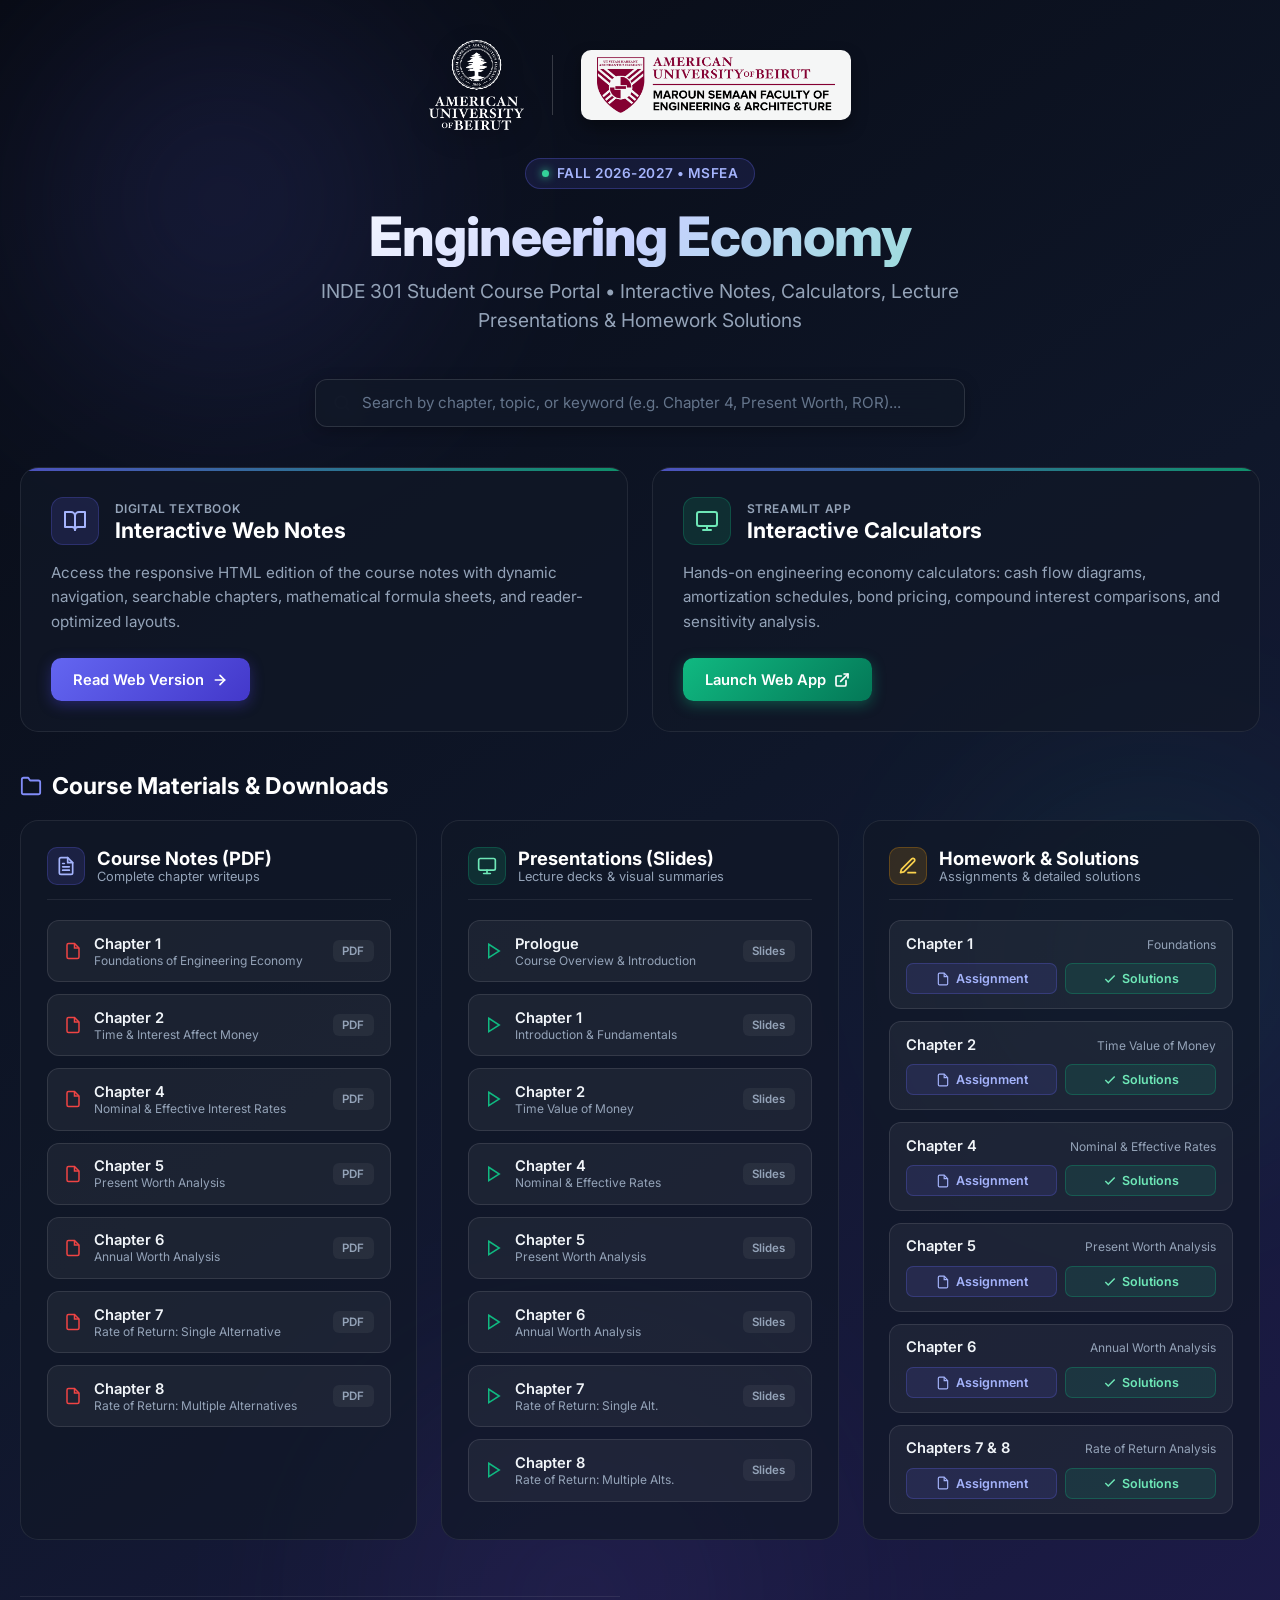
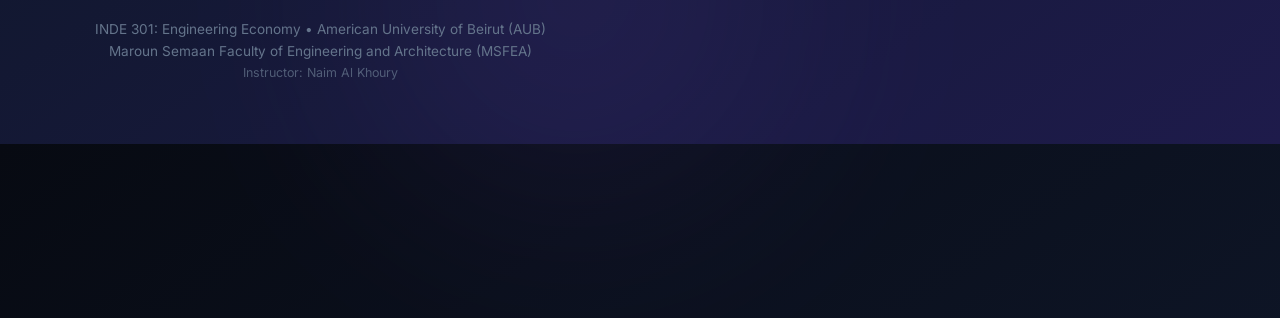
<file: index.html>
<!DOCTYPE html>
<html lang="en">

<head>
    <meta charset="UTF-8">
    <meta name="viewport" content="width=device-width, initial-scale=1.0">
    <title>INDE 301: Engineering Economy - Course Portal & Resources</title>
    <meta name="description" content="INDE 301 Engineering Economy course portal for students at AUB MSFEA: interactive web notes, Streamlit calculators, lecture presentations, homework assignments and solutions.">
    <link rel="preconnect" href="https://fonts.googleapis.com">
    <link rel="preconnect" href="https://fonts.gstatic.com" crossorigin>
    <link href="https://fonts.googleapis.com/css2?family=Inter:wght@300;400;500;600;700;800&display=swap" rel="stylesheet">
    <style>
        :root {
            --primary: #6366f1;
            --primary-hover: #4f46e5;
            --primary-glow: rgba(99, 102, 241, 0.35);
            --secondary: #10b981;
            --secondary-hover: #059669;
            --secondary-glow: rgba(16, 185, 129, 0.3);
            --accent-amber: #f59e0b;
            --accent-rose: #f43f5e;
            --bg-color: #0b0f19;
            --text-main: #f8fafc;
            --text-muted: #94a3b8;
            --card-bg: rgba(17, 24, 39, 0.72);
            --card-border: rgba(255, 255, 255, 0.08);
            --card-hover-border: rgba(99, 102, 241, 0.45);
            --pill-bg: rgba(255, 255, 255, 0.05);
            --pill-border: rgba(255, 255, 255, 0.1);
        }

        * {
            margin: 0;
            padding: 0;
            box-sizing: border-box;
        }

        body {
            font-family: 'Inter', -apple-system, BlinkMacSystemFont, sans-serif;
            background: linear-gradient(145deg, #070a12 0%, #0f172a 50%, #1e1b4b 100%);
            color: var(--text-main);
            min-height: 100vh;
            display: flex;
            flex-direction: column;
            align-items: center;
            padding: 2.5rem 1.25rem 4rem;
            position: relative;
            overflow-x: hidden;
        }

        /* Ambient background lighting */
        .ambient-blob {
            position: absolute;
            filter: blur(100px);
            z-index: 0;
            opacity: 0.42;
            pointer-events: none;
            border-radius: 50%;
        }

        .blob-1 {
            top: -5%;
            left: -5%;
            width: 45vw;
            height: 45vw;
            background: radial-gradient(circle, rgba(99, 102, 241, 0.5) 0%, rgba(99, 102, 241, 0) 70%);
        }

        .blob-2 {
            top: 40%;
            right: -10%;
            width: 40vw;
            height: 40vw;
            background: radial-gradient(circle, rgba(16, 185, 129, 0.35) 0%, rgba(16, 185, 129, 0) 70%);
        }

        .blob-3 {
            bottom: -10%;
            left: 20%;
            width: 50vw;
            height: 50vw;
            background: radial-gradient(circle, rgba(139, 92, 246, 0.3) 0%, rgba(139, 92, 246, 0) 70%);
        }

        .container {
            max-width: 1240px;
            width: 100%;
            z-index: 1;
        }

        /* Header section */
        header {
            text-align: center;
            margin-bottom: 2.75rem;
            animation: fadeInDown 0.75s ease-out;
        }

        .logos-wrapper {
            display: flex;
            justify-content: center;
            align-items: center;
            gap: 1.75rem;
            margin-bottom: 1.75rem;
            flex-wrap: wrap;
        }

        .logo-aub {
            height: 90px;
            width: auto;
            object-fit: contain;
            filter: drop-shadow(0 6px 12px rgba(0,0,0,0.45));
            transition: transform 0.25s ease;
        }

        .logo-aub:hover {
            transform: scale(1.03);
        }

        .logo-divider {
            width: 1px;
            height: 60px;
            background: rgba(255, 255, 255, 0.18);
        }

        .logo-msfea {
            height: 70px;
            width: auto;
            object-fit: contain;
            background: rgba(255, 255, 255, 0.96);
            padding: 0.45rem 1rem;
            border-radius: 10px;
            box-shadow: 0 8px 16px rgba(0,0,0,0.35);
            transition: transform 0.25s ease;
        }

        .logo-msfea:hover {
            transform: scale(1.03);
        }

        .course-badge {
            display: inline-flex;
            align-items: center;
            gap: 0.5rem;
            padding: 0.4rem 1rem;
            background: rgba(99, 102, 241, 0.12);
            border: 1px solid rgba(99, 102, 241, 0.3);
            border-radius: 9999px;
            font-size: 0.85rem;
            font-weight: 600;
            color: #a5b4fc;
            margin-bottom: 1rem;
            letter-spacing: 0.04em;
            text-transform: uppercase;
        }

        .course-badge .dot {
            width: 7px;
            height: 7px;
            background: #34d399;
            border-radius: 50%;
            box-shadow: 0 0 8px #34d399;
        }

        h1 {
            font-size: clamp(2.2rem, 5vw, 3.4rem);
            font-weight: 800;
            margin-bottom: 0.6rem;
            background: linear-gradient(135deg, #ffffff 20%, #c7d2fe 50%, #6ee7b7 100%);
            -webkit-background-clip: text;
            -webkit-text-fill-color: transparent;
            letter-spacing: -0.02em;
            line-height: 1.15;
        }

        .subtitle {
            font-size: clamp(1rem, 2vw, 1.2rem);
            color: var(--text-muted);
            font-weight: 400;
            max-width: 680px;
            margin: 0 auto;
            line-height: 1.5;
        }

        /* Search & Filter Bar */
        .controls-wrapper {
            margin: 0 auto 2.5rem;
            max-width: 650px;
            position: relative;
            animation: fadeIn 0.8s ease-out;
        }

        .search-input-wrapper {
            position: relative;
            display: flex;
            align-items: center;
        }

        .search-icon {
            position: absolute;
            left: 1.1rem;
            color: #64748b;
            pointer-events: none;
        }

        .search-input {
            width: 100%;
            padding: 0.85rem 1rem 0.85rem 2.85rem;
            background: rgba(17, 24, 39, 0.85);
            backdrop-filter: blur(14px);
            border: 1px solid rgba(255, 255, 255, 0.12);
            border-radius: 0.75rem;
            color: var(--text-main);
            font-family: inherit;
            font-size: 0.95rem;
            transition: all 0.25s ease;
            box-shadow: 0 4px 15px rgba(0, 0, 0, 0.25);
        }

        .search-input:focus {
            outline: none;
            border-color: var(--primary);
            box-shadow: 0 0 0 3px var(--primary-glow);
            background: rgba(17, 24, 39, 0.95);
        }

        .search-input::placeholder {
            color: #64748b;
        }

        /* Quick Launch Platforms Grid */
        .platforms-grid {
            display: grid;
            grid-template-columns: 1fr;
            gap: 1.5rem;
            margin-bottom: 2.5rem;
            animation: fadeInUp 0.75s ease-out both;
        }

        @media (min-width: 768px) {
            .platforms-grid {
                grid-template-columns: 1fr 1fr;
            }
        }

        .platform-card {
            background: var(--card-bg);
            backdrop-filter: blur(16px);
            -webkit-backdrop-filter: blur(16px);
            border: 1px solid var(--card-border);
            border-radius: 1.15rem;
            padding: 1.85rem;
            display: flex;
            flex-direction: column;
            justify-content: space-between;
            position: relative;
            overflow: hidden;
            transition: transform 0.3s ease, border-color 0.3s ease, box-shadow 0.3s ease;
        }

        .platform-card::before {
            content: '';
            position: absolute;
            top: 0;
            left: 0;
            right: 0;
            height: 3px;
            background: linear-gradient(90deg, var(--primary), var(--secondary));
            opacity: 0.75;
        }

        .platform-card:hover {
            transform: translateY(-4px);
            border-color: var(--card-hover-border);
            box-shadow: 0 20px 30px -10px rgba(0, 0, 0, 0.5), 0 0 25px rgba(99, 102, 241, 0.15);
        }

        .platform-header {
            display: flex;
            align-items: flex-start;
            gap: 1rem;
            margin-bottom: 0.85rem;
        }

        .platform-icon-wrap {
            display: flex;
            align-items: center;
            justify-content: center;
            width: 48px;
            height: 48px;
            border-radius: 12px;
            background: rgba(99, 102, 241, 0.15);
            border: 1px solid rgba(99, 102, 241, 0.25);
            color: #a5b4fc;
            flex-shrink: 0;
        }

        .platform-card:nth-child(2) .platform-icon-wrap {
            background: rgba(16, 185, 129, 0.15);
            border: 1px solid rgba(16, 185, 129, 0.25);
            color: #6ee7b7;
        }

        .platform-title-group h2 {
            font-size: 1.35rem;
            font-weight: 700;
            color: #ffffff;
            margin-bottom: 0.25rem;
        }

        .platform-tag {
            display: inline-block;
            font-size: 0.75rem;
            font-weight: 600;
            color: #94a3b8;
            text-transform: uppercase;
            letter-spacing: 0.05em;
        }

        .platform-card p {
            color: var(--text-muted);
            font-size: 0.95rem;
            line-height: 1.6;
            margin-bottom: 1.5rem;
        }

        .btn-launch {
            display: inline-flex;
            align-items: center;
            justify-content: center;
            gap: 0.5rem;
            padding: 0.8rem 1.4rem;
            border-radius: 0.65rem;
            font-size: 0.92rem;
            font-weight: 600;
            text-decoration: none;
            color: #ffffff;
            background: linear-gradient(135deg, var(--primary) 0%, #4338ca 100%);
            box-shadow: 0 4px 14px rgba(79, 70, 229, 0.35);
            transition: all 0.25s ease;
            align-self: flex-start;
        }

        .btn-launch:hover {
            transform: translateY(-2px);
            box-shadow: 0 6px 20px rgba(79, 70, 229, 0.5);
            background: linear-gradient(135deg, #6366f1 0%, var(--primary) 100%);
        }

        .platform-card:nth-child(2) .btn-launch {
            background: linear-gradient(135deg, var(--secondary) 0%, #047857 100%);
            box-shadow: 0 4px 14px rgba(16, 185, 129, 0.35);
        }

        .platform-card:nth-child(2) .btn-launch:hover {
            background: linear-gradient(135deg, #10b981 0%, var(--secondary) 100%);
            box-shadow: 0 6px 20px rgba(16, 185, 129, 0.5);
        }

        /* Core Materials Section */
        .section-heading-wrapper {
            margin-bottom: 1.25rem;
            display: flex;
            align-items: center;
            justify-content: space-between;
            animation: fadeIn 0.8s ease-out;
        }

        .section-heading {
            font-size: 1.45rem;
            font-weight: 700;
            color: #ffffff;
            display: flex;
            align-items: center;
            gap: 0.6rem;
        }

        .section-heading svg {
            color: #818cf8;
        }

        .materials-grid {
            display: grid;
            grid-template-columns: 1fr;
            gap: 1.5rem;
            animation: fadeInUp 0.85s ease-out 0.15s both;
        }

        @media (min-width: 900px) {
            .materials-grid {
                grid-template-columns: repeat(3, 1fr);
            }
        }

        /* Material Column Card */
        .resource-card {
            background: var(--card-bg);
            backdrop-filter: blur(14px);
            -webkit-backdrop-filter: blur(14px);
            border: 1px solid var(--card-border);
            border-radius: 1.15rem;
            padding: 1.6rem;
            display: flex;
            flex-direction: column;
            transition: transform 0.25s ease, border-color 0.25s ease, box-shadow 0.25s ease;
        }

        .resource-card:hover {
            border-color: rgba(255, 255, 255, 0.16);
            box-shadow: 0 15px 30px -10px rgba(0, 0, 0, 0.4);
        }

        .resource-card-header {
            margin-bottom: 1.25rem;
            padding-bottom: 0.9rem;
            border-bottom: 1px solid rgba(255, 255, 255, 0.08);
            display: flex;
            align-items: center;
            gap: 0.75rem;
        }

        .resource-card-icon {
            width: 38px;
            height: 38px;
            border-radius: 10px;
            display: flex;
            align-items: center;
            justify-content: center;
            flex-shrink: 0;
        }

        .icon-notes {
            background: rgba(99, 102, 241, 0.15);
            color: #a5b4fc;
            border: 1px solid rgba(99, 102, 241, 0.25);
        }

        .icon-presentations {
            background: rgba(16, 185, 129, 0.15);
            color: #6ee7b7;
            border: 1px solid rgba(16, 185, 129, 0.25);
        }

        .icon-homework {
            background: rgba(245, 158, 11, 0.15);
            color: #fcd34d;
            border: 1px solid rgba(245, 158, 11, 0.25);
        }

        .resource-card-title h3 {
            font-size: 1.15rem;
            font-weight: 700;
            color: #ffffff;
        }

        .resource-card-title p {
            font-size: 0.8rem;
            color: var(--text-muted);
        }

        /* Items List */
        .item-list {
            list-style: none;
            display: flex;
            flex-direction: column;
            gap: 0.75rem;
            flex-grow: 1;
        }

        /* Single Document Item (Notes & Presentations) */
        .doc-item {
            transition: all 0.2s ease;
        }

        .doc-link {
            display: flex;
            align-items: center;
            justify-content: space-between;
            padding: 0.85rem 1rem;
            background: var(--pill-bg);
            border: 1px solid var(--pill-border);
            border-radius: 0.75rem;
            color: var(--text-main);
            text-decoration: none;
            transition: all 0.22s ease;
            gap: 0.75rem;
        }

        .doc-link:hover {
            background: rgba(255, 255, 255, 0.09);
            border-color: rgba(255, 255, 255, 0.22);
            transform: translateX(3px);
        }

        .doc-left {
            display: flex;
            align-items: center;
            gap: 0.75rem;
            min-width: 0;
        }

        .doc-file-icon {
            color: #ef4444;
            flex-shrink: 0;
            display: flex;
            align-items: center;
        }

        .doc-text {
            display: flex;
            flex-direction: column;
            min-width: 0;
        }

        .doc-title {
            font-size: 0.92rem;
            font-weight: 600;
            color: #f1f5f9;
            white-space: nowrap;
            overflow: hidden;
            text-overflow: ellipsis;
        }

        .doc-meta {
            font-size: 0.75rem;
            color: var(--text-muted);
            white-space: nowrap;
            overflow: hidden;
            text-overflow: ellipsis;
        }

        .download-pill {
            font-size: 0.72rem;
            font-weight: 600;
            color: #94a3b8;
            background: rgba(255, 255, 255, 0.05);
            padding: 0.25rem 0.6rem;
            border-radius: 6px;
            flex-shrink: 0;
            transition: all 0.2s ease;
        }

        .doc-link:hover .download-pill {
            background: var(--primary);
            color: #ffffff;
        }

        .doc-link.pres-link:hover .download-pill {
            background: var(--secondary);
            color: #ffffff;
        }

        /* Homework item */
        .hw-entry {
            background: var(--pill-bg);
            border: 1px solid var(--pill-border);
            border-radius: 0.75rem;
            padding: 0.85rem 1rem;
            display: flex;
            flex-direction: column;
            gap: 0.65rem;
            transition: all 0.22s ease;
        }

        .hw-entry:hover {
            background: rgba(255, 255, 255, 0.08);
            border-color: rgba(255, 255, 255, 0.18);
        }

        .hw-top {
            display: flex;
            justify-content: space-between;
            align-items: baseline;
        }

        .hw-chapter-title {
            font-size: 0.92rem;
            font-weight: 600;
            color: #f1f5f9;
        }

        .hw-topic {
            font-size: 0.75rem;
            color: var(--text-muted);
        }

        .hw-btn-group {
            display: flex;
            gap: 0.5rem;
            width: 100%;
        }

        .hw-btn {
            flex: 1;
            display: inline-flex;
            align-items: center;
            justify-content: center;
            gap: 0.35rem;
            padding: 0.45rem 0.65rem;
            border-radius: 0.45rem;
            font-size: 0.78rem;
            font-weight: 600;
            text-decoration: none;
            transition: all 0.2s ease;
        }

        .hw-btn-assignment {
            background: rgba(99, 102, 241, 0.12);
            color: #a5b4fc;
            border: 1px solid rgba(99, 102, 241, 0.28);
        }

        .hw-btn-assignment:hover {
            background: rgba(99, 102, 241, 0.28);
            color: #ffffff;
            border-color: rgba(99, 102, 241, 0.5);
            transform: translateY(-1px);
        }

        .hw-btn-solutions {
            background: rgba(16, 185, 129, 0.12);
            color: #6ee7b7;
            border: 1px solid rgba(16, 185, 129, 0.28);
        }

        .hw-btn-solutions:hover {
            background: rgba(16, 185, 129, 0.28);
            color: #ffffff;
            border-color: rgba(16, 185, 129, 0.5);
            transform: translateY(-1px);
        }

        /* Footer */
        footer {
            margin-top: 3.5rem;
            text-align: center;
            font-size: 0.85rem;
            color: #64748b;
            padding-top: 1.5rem;
            border-top: 1px solid rgba(255, 255, 255, 0.08);
            width: 100%;
            max-width: 600px;
        }

        footer a {
            color: #94a3b8;
            text-decoration: none;
            transition: color 0.2s;
        }

        footer a:hover {
            color: #ffffff;
        }

        /* Animations */
        @keyframes fadeInDown {
            from {
                opacity: 0;
                transform: translateY(-20px);
            }
            to {
                opacity: 1;
                transform: translateY(0);
            }
        }

        @keyframes fadeInUp {
            from {
                opacity: 0;
                transform: translateY(20px);
            }
            to {
                opacity: 1;
                transform: translateY(0);
            }
        }

        @keyframes fadeIn {
            from {
                opacity: 0;
            }
            to {
                opacity: 1;
            }
        }

        /* Search Highlight or Filtering */
        .is-hidden {
            display: none !important;
        }
    </style>
</head>

<body>
    <div class="ambient-blob blob-1"></div>
    <div class="ambient-blob blob-2"></div>
    <div class="ambient-blob blob-3"></div>

    <div class="container">
        <!-- Header -->
        <header>
            <div class="logos-wrapper">
                <img src="AUB_Main_Vertical_White-01.png" alt="AUB Logo" class="logo-aub">
                <div class="logo-divider"></div>
                <img src="AUB_Logo_MSFEA_Horizontal_RGB.png" alt="MSFEA Logo" class="logo-msfea">
            </div>

            <div class="course-badge">
                <span class="dot"></span>
                <span>Fall 2026-2027 • MSFEA</span>
            </div>

            <h1>Engineering Economy</h1>
            <p class="subtitle">INDE 301 Student Course Portal • Interactive Notes, Calculators, Lecture Presentations &amp; Homework Solutions</p>
        </header>

        <!-- Live Search Bar -->
        <div class="controls-wrapper">
            <div class="search-input-wrapper">
                <svg class="search-icon" width="18" height="18" viewBox="0 0 24 24" fill="none" stroke="currentColor" stroke-width="2.2" stroke-linecap="round" stroke-linejoin="round">
                    <circle cx="11" cy="11" r="8"></circle>
                    <line x1="21" y1="21" x2="16.65" y2="16.65"></line>
                </svg>
                <input type="text" id="resource-search" class="search-input" placeholder="Search by chapter, topic, or keyword (e.g. Chapter 4, Present Worth, ROR)...">
            </div>
        </div>

        <!-- Section 1: Interactive Learning Platforms -->
        <div class="platforms-grid">
            <!-- Web Version Card -->
            <div class="platform-card">
                <div>
                    <div class="platform-header">
                        <div class="platform-icon-wrap">
                            <svg width="24" height="24" viewBox="0 0 24 24" fill="none" stroke="currentColor" stroke-width="2" stroke-linecap="round" stroke-linejoin="round">
                                <path d="M2 3h6a4 4 0 0 1 4 4v14a3 3 0 0 0-3-3H2z"></path>
                                <path d="M22 3h-6a4 4 0 0 0-4 4v14a3 3 0 0 1 3-3h7z"></path>
                            </svg>
                        </div>
                        <div class="platform-title-group">
                            <span class="platform-tag">Digital Textbook</span>
                            <h2>Interactive Web Notes</h2>
                        </div>
                    </div>
                    <p>Access the responsive HTML edition of the course notes with dynamic navigation, searchable chapters, mathematical formula sheets, and reader-optimized layouts.</p>
                </div>
                <a href="docs/index.html" class="btn-launch">
                    <span>Read Web Version</span>
                    <svg width="16" height="16" viewBox="0 0 24 24" fill="none" stroke="currentColor" stroke-width="2.5" stroke-linecap="round" stroke-linejoin="round">
                        <line x1="5" y1="12" x2="19" y2="12"></line>
                        <polyline points="12 5 19 12 12 19"></polyline>
                    </svg>
                </a>
            </div>

            <!-- Streamlit Web App Card -->
            <div class="platform-card">
                <div>
                    <div class="platform-header">
                        <div class="platform-icon-wrap">
                            <svg width="24" height="24" viewBox="0 0 24 24" fill="none" stroke="currentColor" stroke-width="2" stroke-linecap="round" stroke-linejoin="round">
                                <rect x="2" y="3" width="20" height="14" rx="2" ry="2"></rect>
                                <line x1="8" y1="21" x2="16" y2="21"></line>
                                <line x1="12" y1="17" x2="12" y2="21"></line>
                            </svg>
                        </div>
                        <div class="platform-title-group">
                            <span class="platform-tag">Streamlit App</span>
                            <h2>Interactive Calculators</h2>
                        </div>
                    </div>
                    <p>Hands-on engineering economy calculators: cash flow diagrams, amortization schedules, bond pricing, compound interest comparisons, and sensitivity analysis.</p>
                </div>
                <a href="https://aub-inde301-2026.streamlit.app" target="_blank" rel="noopener noreferrer" class="btn-launch">
                    <span>Launch Web App</span>
                    <svg width="16" height="16" viewBox="0 0 24 24" fill="none" stroke="currentColor" stroke-width="2.5" stroke-linecap="round" stroke-linejoin="round">
                        <path d="M18 13v6a2 2 0 0 1-2 2H5a2 2 0 0 1-2-2V8a2 2 0 0 1 2-2h6"></path>
                        <polyline points="15 3 21 3 21 9"></polyline>
                        <line x1="10" y1="14" x2="21" y2="3"></line>
                    </svg>
                </a>
            </div>
        </div>

        <!-- Section 2: Core Course Materials Grid -->
        <div class="section-heading-wrapper">
            <h2 class="section-heading">
                <svg width="22" height="22" viewBox="0 0 24 24" fill="none" stroke="currentColor" stroke-width="2" stroke-linecap="round" stroke-linejoin="round">
                    <folder></folder>
                    <path d="M22 19a2 2 0 0 1-2 2H4a2 2 0 0 1-2-2V5a2 2 0 0 1 2-2h5l2 3h9a2 2 0 0 1 2 2z"></path>
                </svg>
                Course Materials &amp; Downloads
            </h2>
        </div>

        <div class="materials-grid">
            <!-- 1. Chapter Notes Column -->
            <div class="resource-card" data-category="notes">
                <div class="resource-card-header">
                    <div class="resource-card-icon icon-notes">
                        <svg width="20" height="20" viewBox="0 0 24 24" fill="none" stroke="currentColor" stroke-width="2" stroke-linecap="round" stroke-linejoin="round">
                            <path d="M14 2H6a2 2 0 0 0-2 2v16a2 2 0 0 0 2 2h12a2 2 0 0 0 2-2V8z"></path>
                            <polyline points="14 2 14 8 20 8"></polyline>
                            <line x1="16" y1="13" x2="8" y2="13"></line>
                            <line x1="16" y1="17" x2="8" y2="17"></line>
                            <polyline points="10 9 9 9 8 9"></polyline>
                        </svg>
                    </div>
                    <div class="resource-card-title">
                        <h3>Course Notes (PDF)</h3>
                        <p>Complete chapter writeups</p>
                    </div>
                </div>

                <ul class="item-list">
                    <li class="doc-item" data-search="chapter 1 foundations engineering economy">
                        <a href="pdf/ch1-foundations.pdf" target="_blank" class="doc-link">
                            <div class="doc-left">
                                <span class="doc-file-icon">
                                    <svg width="18" height="18" viewBox="0 0 24 24" fill="none" stroke="currentColor" stroke-width="2"><path d="M14 2H6a2 2 0 0 0-2 2v16a2 2 0 0 0 2 2h12a2 2 0 0 0 2-2V8z"></path><polyline points="14 2 14 8 20 8"></polyline></svg>
                                </span>
                                <div class="doc-text">
                                    <span class="doc-title">Chapter 1</span>
                                    <span class="doc-meta">Foundations of Engineering Economy</span>
                                </div>
                            </div>
                            <span class="download-pill">PDF</span>
                        </a>
                    </li>
                    <li class="doc-item" data-search="chapter 2 time interest value of money">
                        <a href="pdf/ch2-time-interest-money.pdf" target="_blank" class="doc-link">
                            <div class="doc-left">
                                <span class="doc-file-icon">
                                    <svg width="18" height="18" viewBox="0 0 24 24" fill="none" stroke="currentColor" stroke-width="2"><path d="M14 2H6a2 2 0 0 0-2 2v16a2 2 0 0 0 2 2h12a2 2 0 0 0 2-2V8z"></path><polyline points="14 2 14 8 20 8"></polyline></svg>
                                </span>
                                <div class="doc-text">
                                    <span class="doc-title">Chapter 2</span>
                                    <span class="doc-meta">Time &amp; Interest Affect Money</span>
                                </div>
                            </div>
                            <span class="download-pill">PDF</span>
                        </a>
                    </li>
                    <li class="doc-item" data-search="chapter 4 nominal effective interest rates">
                        <a href="pdf/ch4-nominal-effective-interest.pdf" target="_blank" class="doc-link">
                            <div class="doc-left">
                                <span class="doc-file-icon">
                                    <svg width="18" height="18" viewBox="0 0 24 24" fill="none" stroke="currentColor" stroke-width="2"><path d="M14 2H6a2 2 0 0 0-2 2v16a2 2 0 0 0 2 2h12a2 2 0 0 0 2-2V8z"></path><polyline points="14 2 14 8 20 8"></polyline></svg>
                                </span>
                                <div class="doc-text">
                                    <span class="doc-title">Chapter 4</span>
                                    <span class="doc-meta">Nominal &amp; Effective Interest Rates</span>
                                </div>
                            </div>
                            <span class="download-pill">PDF</span>
                        </a>
                    </li>
                    <li class="doc-item" data-search="chapter 5 present worth analysis criteria">
                        <a href="pdf/ch5-present-worth-analysis.pdf" target="_blank" class="doc-link">
                            <div class="doc-left">
                                <span class="doc-file-icon">
                                    <svg width="18" height="18" viewBox="0 0 24 24" fill="none" stroke="currentColor" stroke-width="2"><path d="M14 2H6a2 2 0 0 0-2 2v16a2 2 0 0 0 2 2h12a2 2 0 0 0 2-2V8z"></path><polyline points="14 2 14 8 20 8"></polyline></svg>
                                </span>
                                <div class="doc-text">
                                    <span class="doc-title">Chapter 5</span>
                                    <span class="doc-meta">Present Worth Analysis</span>
                                </div>
                            </div>
                            <span class="download-pill">PDF</span>
                        </a>
                    </li>
                    <li class="doc-item" data-search="chapter 6 annual worth analysis equivalent">
                        <a href="pdf/ch6-annual-worth.pdf" target="_blank" class="doc-link">
                            <div class="doc-left">
                                <span class="doc-file-icon">
                                    <svg width="18" height="18" viewBox="0 0 24 24" fill="none" stroke="currentColor" stroke-width="2"><path d="M14 2H6a2 2 0 0 0-2 2v16a2 2 0 0 0 2 2h12a2 2 0 0 0 2-2V8z"></path><polyline points="14 2 14 8 20 8"></polyline></svg>
                                </span>
                                <div class="doc-text">
                                    <span class="doc-title">Chapter 6</span>
                                    <span class="doc-meta">Annual Worth Analysis</span>
                                </div>
                            </div>
                            <span class="download-pill">PDF</span>
                        </a>
                    </li>
                    <li class="doc-item" data-search="chapter 7 rate of return analysis single alternative ror">
                        <a href="pdf/ch7-rate-of-return-single.pdf" target="_blank" class="doc-link">
                            <div class="doc-left">
                                <span class="doc-file-icon">
                                    <svg width="18" height="18" viewBox="0 0 24 24" fill="none" stroke="currentColor" stroke-width="2"><path d="M14 2H6a2 2 0 0 0-2 2v16a2 2 0 0 0 2 2h12a2 2 0 0 0 2-2V8z"></path><polyline points="14 2 14 8 20 8"></polyline></svg>
                                </span>
                                <div class="doc-text">
                                    <span class="doc-title">Chapter 7</span>
                                    <span class="doc-meta">Rate of Return: Single Alternative</span>
                                </div>
                            </div>
                            <span class="download-pill">PDF</span>
                        </a>
                    </li>
                    <li class="doc-item" data-search="chapter 8 rate of return analysis multiple alternatives incremental ror">
                        <a href="pdf/ch8-rate-of-return-multiple.pdf" target="_blank" class="doc-link">
                            <div class="doc-left">
                                <span class="doc-file-icon">
                                    <svg width="18" height="18" viewBox="0 0 24 24" fill="none" stroke="currentColor" stroke-width="2"><path d="M14 2H6a2 2 0 0 0-2 2v16a2 2 0 0 0 2 2h12a2 2 0 0 0 2-2V8z"></path><polyline points="14 2 14 8 20 8"></polyline></svg>
                                </span>
                                <div class="doc-text">
                                    <span class="doc-title">Chapter 8</span>
                                    <span class="doc-meta">Rate of Return: Multiple Alternatives</span>
                                </div>
                            </div>
                            <span class="download-pill">PDF</span>
                        </a>
                    </li>
                </ul>
            </div>

            <!-- 2. Lecture Presentations Column -->
            <div class="resource-card" data-category="presentations">
                <div class="resource-card-header">
                    <div class="resource-card-icon icon-presentations">
                        <svg width="20" height="20" viewBox="0 0 24 24" fill="none" stroke="currentColor" stroke-width="2" stroke-linecap="round" stroke-linejoin="round">
                            <rect x="2" y="3" width="20" height="14" rx="2" ry="2"></rect>
                            <line x1="8" y1="21" x2="16" y2="21"></line>
                            <line x1="12" y1="17" x2="12" y2="21"></line>
                        </svg>
                    </div>
                    <div class="resource-card-title">
                        <h3>Presentations (Slides)</h3>
                        <p>Lecture decks &amp; visual summaries</p>
                    </div>
                </div>

                <ul class="item-list">
                    <li class="doc-item" data-search="prologue course overview introduction motivation">
                        <a href="presentations/prologue.pdf" target="_blank" class="doc-link pres-link">
                            <div class="doc-left">
                                <span class="doc-file-icon" style="color:#10b981;">
                                    <svg width="18" height="18" viewBox="0 0 24 24" fill="none" stroke="currentColor" stroke-width="2"><polygon points="5 3 19 12 5 21 5 3"></polygon></svg>
                                </span>
                                <div class="doc-text">
                                    <span class="doc-title">Prologue</span>
                                    <span class="doc-meta">Course Overview &amp; Introduction</span>
                                </div>
                            </div>
                            <span class="download-pill">Slides</span>
                        </a>
                    </li>
                    <li class="doc-item" data-search="chapter 1 intro introduction foundations presentation">
                        <a href="presentations/Chapter%201%20-%20Intro.pdf" target="_blank" class="doc-link pres-link">
                            <div class="doc-left">
                                <span class="doc-file-icon" style="color:#10b981;">
                                    <svg width="18" height="18" viewBox="0 0 24 24" fill="none" stroke="currentColor" stroke-width="2"><polygon points="5 3 19 12 5 21 5 3"></polygon></svg>
                                </span>
                                <div class="doc-text">
                                    <span class="doc-title">Chapter 1</span>
                                    <span class="doc-meta">Introduction &amp; Fundamentals</span>
                                </div>
                            </div>
                            <span class="download-pill">Slides</span>
                        </a>
                    </li>
                    <li class="doc-item" data-search="chapter 2 time value of money interest presentation">
                        <a href="presentations/Chapter%202%20-%20Time%20value%20of%20money.pdf" target="_blank" class="doc-link pres-link">
                            <div class="doc-left">
                                <span class="doc-file-icon" style="color:#10b981;">
                                    <svg width="18" height="18" viewBox="0 0 24 24" fill="none" stroke="currentColor" stroke-width="2"><polygon points="5 3 19 12 5 21 5 3"></polygon></svg>
                                </span>
                                <div class="doc-text">
                                    <span class="doc-title">Chapter 2</span>
                                    <span class="doc-meta">Time Value of Money</span>
                                </div>
                            </div>
                            <span class="download-pill">Slides</span>
                        </a>
                    </li>
                    <li class="doc-item" data-search="chapter 4 presentation nominal effective interest rates">
                        <a href="presentations/Chapter%204%20-%20Presentation.pdf" target="_blank" class="doc-link pres-link">
                            <div class="doc-left">
                                <span class="doc-file-icon" style="color:#10b981;">
                                    <svg width="18" height="18" viewBox="0 0 24 24" fill="none" stroke="currentColor" stroke-width="2"><polygon points="5 3 19 12 5 21 5 3"></polygon></svg>
                                </span>
                                <div class="doc-text">
                                    <span class="doc-title">Chapter 4</span>
                                    <span class="doc-meta">Nominal &amp; Effective Rates</span>
                                </div>
                            </div>
                            <span class="download-pill">Slides</span>
                        </a>
                    </li>
                    <li class="doc-item" data-search="chapter 5 presentation present worth analysis">
                        <a href="presentations/Chapter%205%20Presentation.pdf" target="_blank" class="doc-link pres-link">
                            <div class="doc-left">
                                <span class="doc-file-icon" style="color:#10b981;">
                                    <svg width="18" height="18" viewBox="0 0 24 24" fill="none" stroke="currentColor" stroke-width="2"><polygon points="5 3 19 12 5 21 5 3"></polygon></svg>
                                </span>
                                <div class="doc-text">
                                    <span class="doc-title">Chapter 5</span>
                                    <span class="doc-meta">Present Worth Analysis</span>
                                </div>
                            </div>
                            <span class="download-pill">Slides</span>
                        </a>
                    </li>
                    <li class="doc-item" data-search="chapter 6 presentation annual worth analysis">
                        <a href="presentations/Chapter%206.pdf" target="_blank" class="doc-link pres-link">
                            <div class="doc-left">
                                <span class="doc-file-icon" style="color:#10b981;">
                                    <svg width="18" height="18" viewBox="0 0 24 24" fill="none" stroke="currentColor" stroke-width="2"><polygon points="5 3 19 12 5 21 5 3"></polygon></svg>
                                </span>
                                <div class="doc-text">
                                    <span class="doc-title">Chapter 6</span>
                                    <span class="doc-meta">Annual Worth Analysis</span>
                                </div>
                            </div>
                            <span class="download-pill">Slides</span>
                        </a>
                    </li>
                    <li class="doc-item" data-search="chapter 7 rate of return single alternative presentation">
                        <a href="presentations/Chapters%207.pdf" target="_blank" class="doc-link pres-link">
                            <div class="doc-left">
                                <span class="doc-file-icon" style="color:#10b981;">
                                    <svg width="18" height="18" viewBox="0 0 24 24" fill="none" stroke="currentColor" stroke-width="2"><polygon points="5 3 19 12 5 21 5 3"></polygon></svg>
                                </span>
                                <div class="doc-text">
                                    <span class="doc-title">Chapter 7</span>
                                    <span class="doc-meta">Rate of Return: Single Alt.</span>
                                </div>
                            </div>
                            <span class="download-pill">Slides</span>
                        </a>
                    </li>
                    <li class="doc-item" data-search="chapter 8 rate of return multiple alternatives presentation">
                        <a href="presentations/Chapters%208.pdf" target="_blank" class="doc-link pres-link">
                            <div class="doc-left">
                                <span class="doc-file-icon" style="color:#10b981;">
                                    <svg width="18" height="18" viewBox="0 0 24 24" fill="none" stroke="currentColor" stroke-width="2"><polygon points="5 3 19 12 5 21 5 3"></polygon></svg>
                                </span>
                                <div class="doc-text">
                                    <span class="doc-title">Chapter 8</span>
                                    <span class="doc-meta">Rate of Return: Multiple Alts.</span>
                                </div>
                            </div>
                            <span class="download-pill">Slides</span>
                        </a>
                    </li>
                </ul>
            </div>

            <!-- 3. Homework & Solutions Column -->
            <div class="resource-card" data-category="homework">
                <div class="resource-card-header">
                    <div class="resource-card-icon icon-homework">
                        <svg width="20" height="20" viewBox="0 0 24 24" fill="none" stroke="currentColor" stroke-width="2" stroke-linecap="round" stroke-linejoin="round">
                            <path d="M12 20h9"></path>
                            <path d="M16.5 3.5a2.121 2.121 0 0 1 3 3L7 19l-4 1 1-4L16.5 3.5z"></path>
                        </svg>
                    </div>
                    <div class="resource-card-title">
                        <h3>Homework &amp; Solutions</h3>
                        <p>Assignments &amp; detailed solutions</p>
                    </div>
                </div>

                <ul class="item-list">
                    <!-- Ch 1 HW -->
                    <li class="hw-entry" data-search="chapter 1 homework solutions foundations">
                        <div class="hw-top">
                            <span class="hw-chapter-title">Chapter 1</span>
                            <span class="hw-topic">Foundations</span>
                        </div>
                        <div class="hw-btn-group">
                            <a href="homework/homework_ch1.pdf" target="_blank" class="hw-btn hw-btn-assignment">
                                <svg width="14" height="14" viewBox="0 0 24 24" fill="none" stroke="currentColor" stroke-width="2"><path d="M14 2H6a2 2 0 0 0-2 2v16a2 2 0 0 0 2 2h12a2 2 0 0 0 2-2V8z"></path><polyline points="14 2 14 8 20 8"></polyline></svg>
                                <span>Assignment</span>
                            </a>
                            <a href="homework/homework_ch1_solutions.pdf" target="_blank" class="hw-btn hw-btn-solutions">
                                <svg width="14" height="14" viewBox="0 0 24 24" fill="none" stroke="currentColor" stroke-width="2.5"><polyline points="20 6 9 17 4 12"></polyline></svg>
                                <span>Solutions</span>
                            </a>
                        </div>
                    </li>

                    <!-- Ch 2 HW -->
                    <li class="hw-entry" data-search="chapter 2 homework solutions time value interest money">
                        <div class="hw-top">
                            <span class="hw-chapter-title">Chapter 2</span>
                            <span class="hw-topic">Time Value of Money</span>
                        </div>
                        <div class="hw-btn-group">
                            <a href="homework/homework_ch2.pdf" target="_blank" class="hw-btn hw-btn-assignment">
                                <svg width="14" height="14" viewBox="0 0 24 24" fill="none" stroke="currentColor" stroke-width="2"><path d="M14 2H6a2 2 0 0 0-2 2v16a2 2 0 0 0 2 2h12a2 2 0 0 0 2-2V8z"></path><polyline points="14 2 14 8 20 8"></polyline></svg>
                                <span>Assignment</span>
                            </a>
                            <a href="homework/homework_ch2_solutions.pdf" target="_blank" class="hw-btn hw-btn-solutions">
                                <svg width="14" height="14" viewBox="0 0 24 24" fill="none" stroke="currentColor" stroke-width="2.5"><polyline points="20 6 9 17 4 12"></polyline></svg>
                                <span>Solutions</span>
                            </a>
                        </div>
                    </li>

                    <!-- Ch 4 HW -->
                    <li class="hw-entry" data-search="chapter 4 homework solutions nominal effective interest rates">
                        <div class="hw-top">
                            <span class="hw-chapter-title">Chapter 4</span>
                            <span class="hw-topic">Nominal &amp; Effective Rates</span>
                        </div>
                        <div class="hw-btn-group">
                            <a href="homework/Ch4.pdf" target="_blank" class="hw-btn hw-btn-assignment">
                                <svg width="14" height="14" viewBox="0 0 24 24" fill="none" stroke="currentColor" stroke-width="2"><path d="M14 2H6a2 2 0 0 0-2 2v16a2 2 0 0 0 2 2h12a2 2 0 0 0 2-2V8z"></path><polyline points="14 2 14 8 20 8"></polyline></svg>
                                <span>Assignment</span>
                            </a>
                            <a href="homework/Ch4_solutions.pdf" target="_blank" class="hw-btn hw-btn-solutions">
                                <svg width="14" height="14" viewBox="0 0 24 24" fill="none" stroke="currentColor" stroke-width="2.5"><polyline points="20 6 9 17 4 12"></polyline></svg>
                                <span>Solutions</span>
                            </a>
                        </div>
                    </li>

                    <!-- Ch 5 HW -->
                    <li class="hw-entry" data-search="chapter 5 homework solutions present worth analysis">
                        <div class="hw-top">
                            <span class="hw-chapter-title">Chapter 5</span>
                            <span class="hw-topic">Present Worth Analysis</span>
                        </div>
                        <div class="hw-btn-group">
                            <a href="homework/Ch5HW.pdf" target="_blank" class="hw-btn hw-btn-assignment">
                                <svg width="14" height="14" viewBox="0 0 24 24" fill="none" stroke="currentColor" stroke-width="2"><path d="M14 2H6a2 2 0 0 0-2 2v16a2 2 0 0 0 2 2h12a2 2 0 0 0 2-2V8z"></path><polyline points="14 2 14 8 20 8"></polyline></svg>
                                <span>Assignment</span>
                            </a>
                            <a href="homework/Ch5_solutions.pdf" target="_blank" class="hw-btn hw-btn-solutions">
                                <svg width="14" height="14" viewBox="0 0 24 24" fill="none" stroke="currentColor" stroke-width="2.5"><polyline points="20 6 9 17 4 12"></polyline></svg>
                                <span>Solutions</span>
                            </a>
                        </div>
                    </li>

                    <!-- Ch 6 HW -->
                    <li class="hw-entry" data-search="chapter 6 homework solutions annual worth analysis">
                        <div class="hw-top">
                            <span class="hw-chapter-title">Chapter 6</span>
                            <span class="hw-topic">Annual Worth Analysis</span>
                        </div>
                        <div class="hw-btn-group">
                            <a href="homework/Ch6.pdf" target="_blank" class="hw-btn hw-btn-assignment">
                                <svg width="14" height="14" viewBox="0 0 24 24" fill="none" stroke="currentColor" stroke-width="2"><path d="M14 2H6a2 2 0 0 0-2 2v16a2 2 0 0 0 2 2h12a2 2 0 0 0 2-2V8z"></path><polyline points="14 2 14 8 20 8"></polyline></svg>
                                <span>Assignment</span>
                            </a>
                            <a href="homework/Ch6_solutions.pdf" target="_blank" class="hw-btn hw-btn-solutions">
                                <svg width="14" height="14" viewBox="0 0 24 24" fill="none" stroke="currentColor" stroke-width="2.5"><polyline points="20 6 9 17 4 12"></polyline></svg>
                                <span>Solutions</span>
                            </a>
                        </div>
                    </li>

                    <!-- Ch 7 & 8 HW -->
                    <li class="hw-entry" data-search="chapter 7 8 homework solutions rate of return single multiple ror">
                        <div class="hw-top">
                            <span class="hw-chapter-title">Chapters 7 &amp; 8</span>
                            <span class="hw-topic">Rate of Return Analysis</span>
                        </div>
                        <div class="hw-btn-group">
                            <a href="homework/ROR%20Single%20%26%20Multiple.pdf" target="_blank" class="hw-btn hw-btn-assignment">
                                <svg width="14" height="14" viewBox="0 0 24 24" fill="none" stroke="currentColor" stroke-width="2"><path d="M14 2H6a2 2 0 0 0-2 2v16a2 2 0 0 0 2 2h12a2 2 0 0 0 2-2V8z"></path><polyline points="14 2 14 8 20 8"></polyline></svg>
                                <span>Assignment</span>
                            </a>
                            <a href="homework/ROR_solutions.pdf" target="_blank" class="hw-btn hw-btn-solutions">
                                <svg width="14" height="14" viewBox="0 0 24 24" fill="none" stroke="currentColor" stroke-width="2.5"><polyline points="20 6 9 17 4 12"></polyline></svg>
                                <span>Solutions</span>
                            </a>
                        </div>
                    </li>
                </ul>
            </div>
        </div>

        <!-- Footer -->
        <footer>
            <p>INDE 301: Engineering Economy • American University of Beirut (AUB)</p>
            <p style="margin-top: 0.35rem;">Maroun Semaan Faculty of Engineering and Architecture (MSFEA)</p>
            <p style="margin-top: 0.35rem; font-size: 0.78rem; opacity: 0.75;">Instructor: Naim Al Khoury</p>
        </footer>
    </div>

    <!-- Live Search Script -->
    <script>
        document.addEventListener('DOMContentLoaded', function () {
            const searchInput = document.getElementById('resource-search');
            const items = document.querySelectorAll('[data-search]');

            searchInput.addEventListener('input', function (e) {
                const query = e.target.value.toLowerCase().trim();

                items.forEach(function (item) {
                    const searchData = item.getAttribute('data-search') || '';
                    const text = item.textContent.toLowerCase();

                    if (!query || searchData.includes(query) || text.includes(query)) {
                        item.classList.remove('is-hidden');
                    } else {
                        item.classList.add('is-hidden');
                    }
                });
            });
        });
    </script>
</body>

</html>
</file>
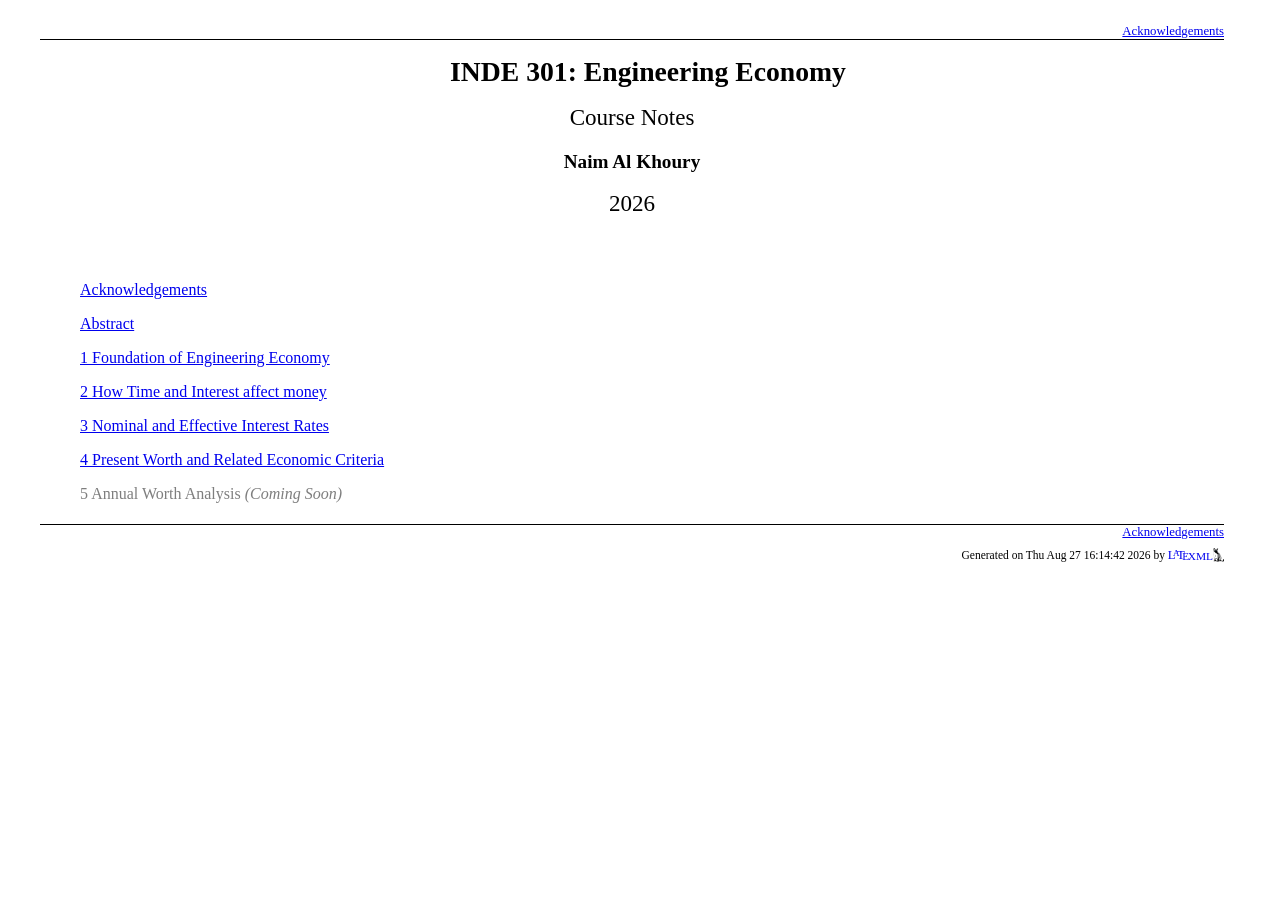
<file: docs/index.html>
<!DOCTYPE html><html lang="en">
<head>
<meta http-equiv="content-type" content="text/html; charset=UTF-8">
<title>Untitled Document</title>
<!--Generated on Thu Aug 27 16:14:42 2026 by LaTeXML (version 0.8.8) http://dlmf.nist.gov/LaTeXML/.-->

<link rel="stylesheet" href="LaTeXML.css" type="text/css">
<link rel="stylesheet" href="ltx-book.css" type="text/css">
<meta name="viewport" content="width=device-width, initial-scale=1, shrink-to-fit=no">
<link rel="next" href="Chx1.html" title="Acknowledgements">
<link rel="chapter" href="Chx1.html" title="Acknowledgements">
<link rel="chapter" href="Chx2.html" title="Abstract">
<link rel="chapter" href="Ch1.html" title="Chapter 1 Foundation of Engineering Economy">
<link rel="chapter" href="Ch2.html" title="Chapter 2 How Time and Interest affect money">

</head>
<body>
<div class="ltx_page_main">
<header class="ltx_page_header">
<div class="ltx_align_center">
<a href="Chx1.html" title="" class="ltx_ref" rel="next"><span class="ltx_text ltx_ref_title">Acknowledgements</span></a>
</div></header>
<div class="ltx_page_content">
<article class="ltx_document">
<div class="ltx_logical-block">
    
<div id="p1" class="ltx_para">
<p class="ltx_p ltx_align_center"><span class="ltx_text ltx_font_bold" style="font-size:173%;">INDE 301: Engineering Economy</span></p>
<p class="ltx_p ltx_align_center"><span class="ltx_text" style="font-size:144%;">Course Notes</span></p>
<p class="ltx_p ltx_align_center"><span class="ltx_text ltx_font_bold" style="font-size:120%;">Naim Al Khoury</span><span class="ltx_text" style="font-size:144%;"></span></p>
<p class="ltx_p ltx_align_center"><span class="ltx_text" style="font-size:144%;">2026</span></p>
</div>
  
</div>
<div class="ltx_pagination ltx_role_newpage"></div>
<nav class="ltx_TOC">
<ol class="ltx_toclist ltx_toclist_document">
<li class="ltx_tocentry"><a href="Chx1.html" title="" class="ltx_ref"><span class="ltx_text ltx_ref_title">Acknowledgements</span></a></li>
</ol></nav>
<nav class="ltx_TOC">
<ol class="ltx_toclist ltx_toclist_document">
<li class="ltx_tocentry"><a href="Chx2.html" title="" class="ltx_ref"><span class="ltx_text ltx_ref_title">Abstract</span></a></li>
</ol></nav>
<nav class="ltx_TOC">
<ol class="ltx_toclist ltx_toclist_document">
<li class="ltx_tocentry"><a href="Ch1.html" title="" class="ltx_ref"><span class="ltx_text ltx_ref_title"><span class="ltx_tag ltx_tag_ref">1 </span>Foundation of Engineering Economy</span></a></li>
</ol></nav>
<nav class="ltx_TOC">
<ol class="ltx_toclist ltx_toclist_document">
<li class="ltx_tocentry"><a href="Ch2.html" title="" class="ltx_ref"><span class="ltx_text ltx_ref_title"><span class="ltx_tag ltx_tag_ref">2 </span>How Time and Interest affect money</span></a></li>
</ol></nav>
<nav class="ltx_TOC">
<ol class="ltx_toclist ltx_toclist_document">
<li class="ltx_tocentry"><a href="Ch3.html" title="" class="ltx_ref"><span class="ltx_text ltx_ref_title"><span class="ltx_tag ltx_tag_ref">3 </span>Nominal and Effective Interest Rates</span></a></li>
</ol></nav>
<nav class="ltx_TOC">
<ol class="ltx_toclist ltx_toclist_document">
<li class="ltx_tocentry"><a href="Ch4.html" title="" class="ltx_ref"><span class="ltx_text ltx_ref_title"><span class="ltx_tag ltx_tag_ref">4 </span>Present Worth and Related Economic Criteria</span></a></li>
</ol></nav>
<nav class="ltx_TOC">
<ol class="ltx_toclist ltx_toclist_document">
<li class="ltx_tocentry"><span class="ltx_ref" style="opacity: 0.5; cursor: not-allowed;"><span class="ltx_text ltx_ref_title"><span class="ltx_tag ltx_tag_ref">5 </span>Annual Worth Analysis <em>(Coming Soon)</em></span></span></li>
</ol></nav>

</article>
</div>
<footer class="ltx_page_footer">
<div class="ltx_align_center">
<a href="Chx1.html" title="" class="ltx_ref" rel="next"><span class="ltx_text ltx_ref_title">Acknowledgements</span></a>
</div>
<div class="ltx_page_logo">Generated  on Thu Aug 27 16:14:42 2026 by <a href="http://dlmf.nist.gov/LaTeXML/" class="ltx_LaTeXML_logo"><span style="letter-spacing:-0.2em; margin-right:0.1em;">L<span class="ltx_font_smallcaps" style="position:relative; bottom:2.2pt;">a</span>T<span class="ltx_font_smallcaps" style="font-size:120%;position:relative; bottom:-0.2ex;">e</span></span><span style="font-size:90%; position:relative; bottom:-0.2ex;">XML</span><img src="[data-uri]" alt="Mascot Sammy"></a>
</div></footer>
</div>
</body>
</html>
</file>
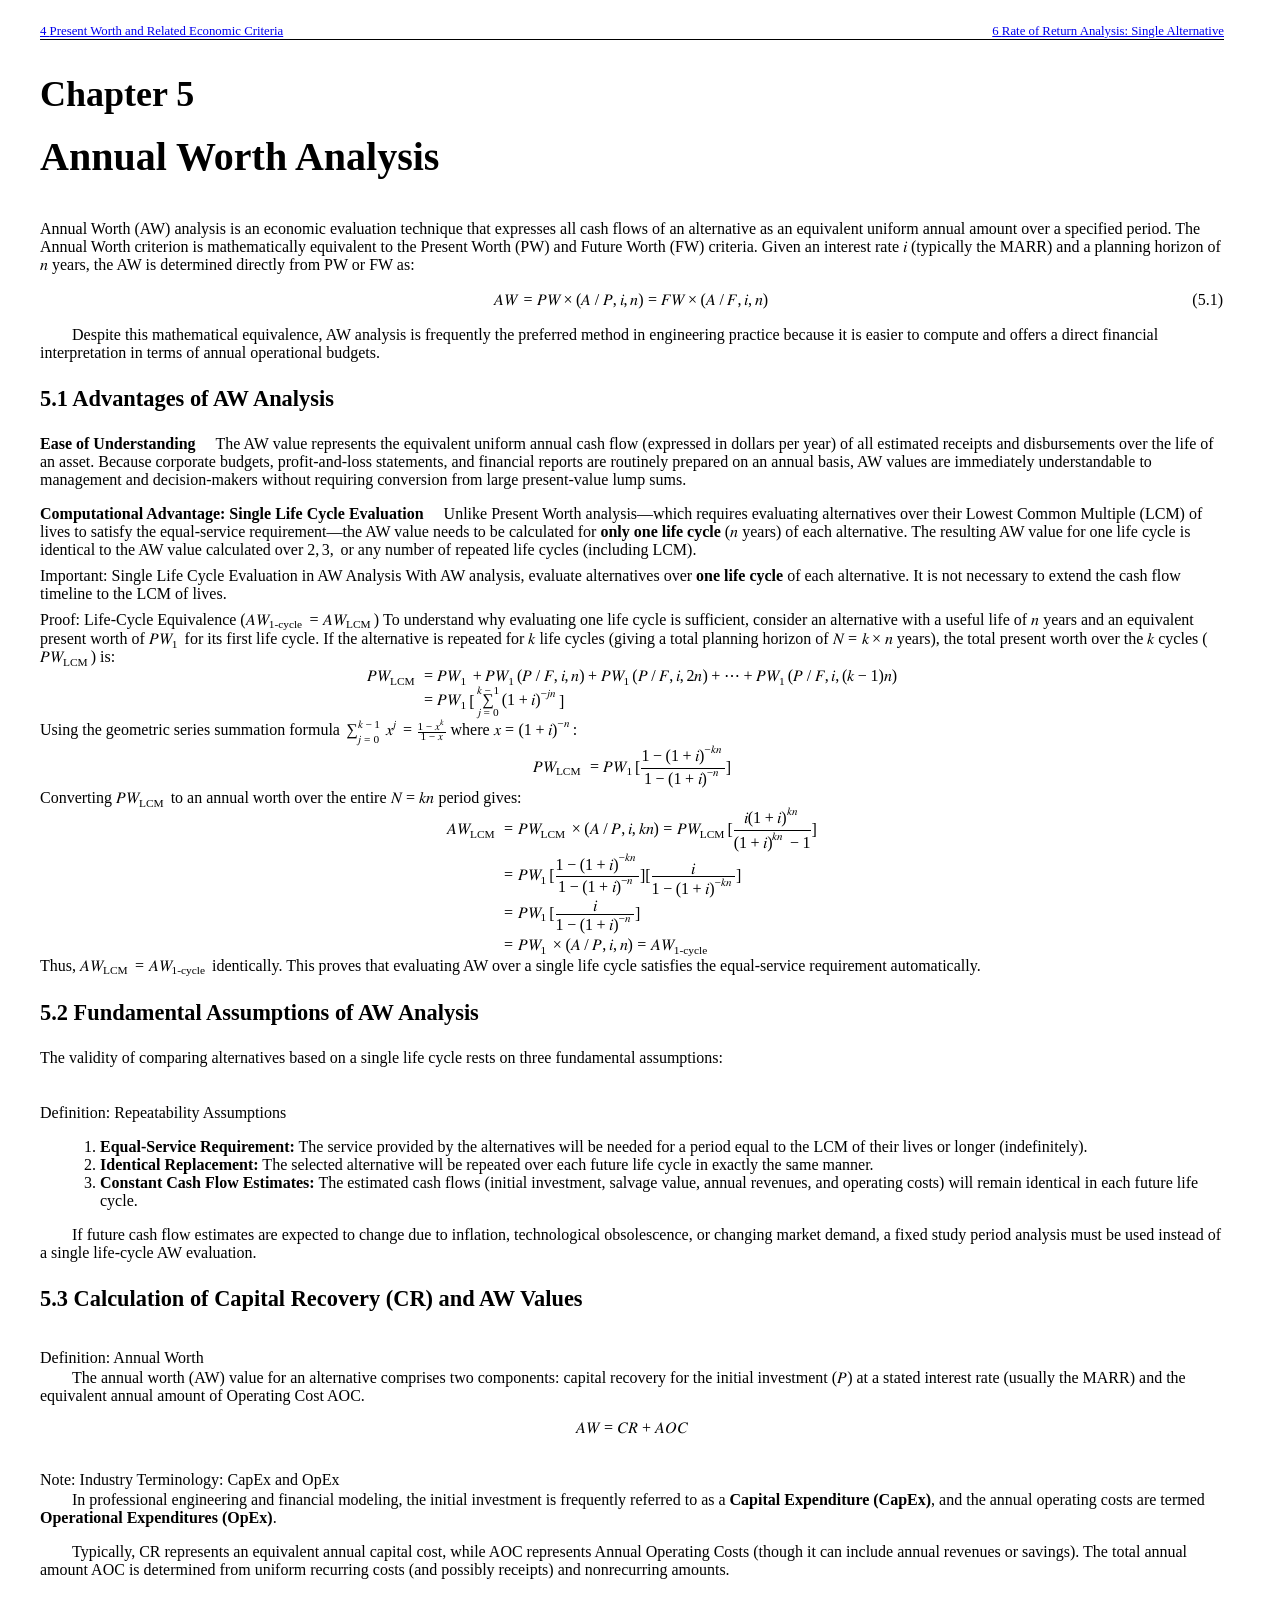
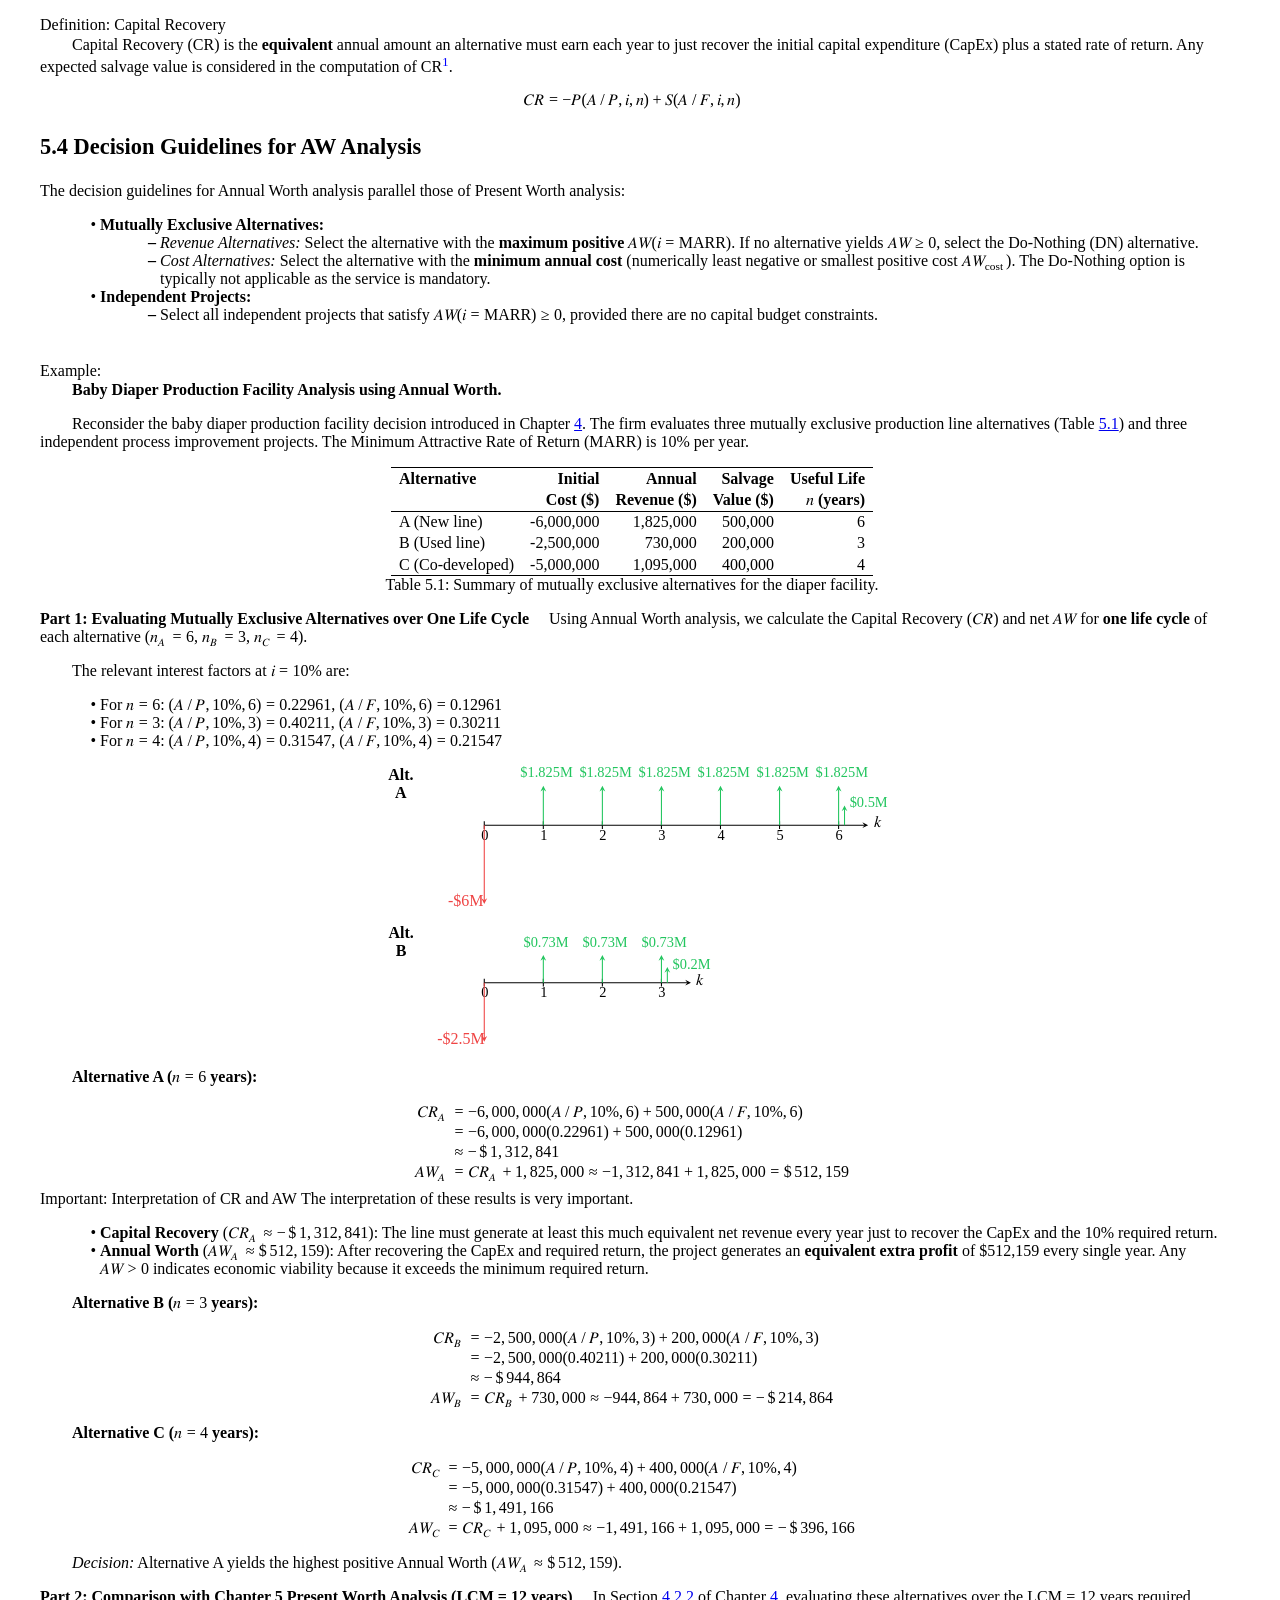
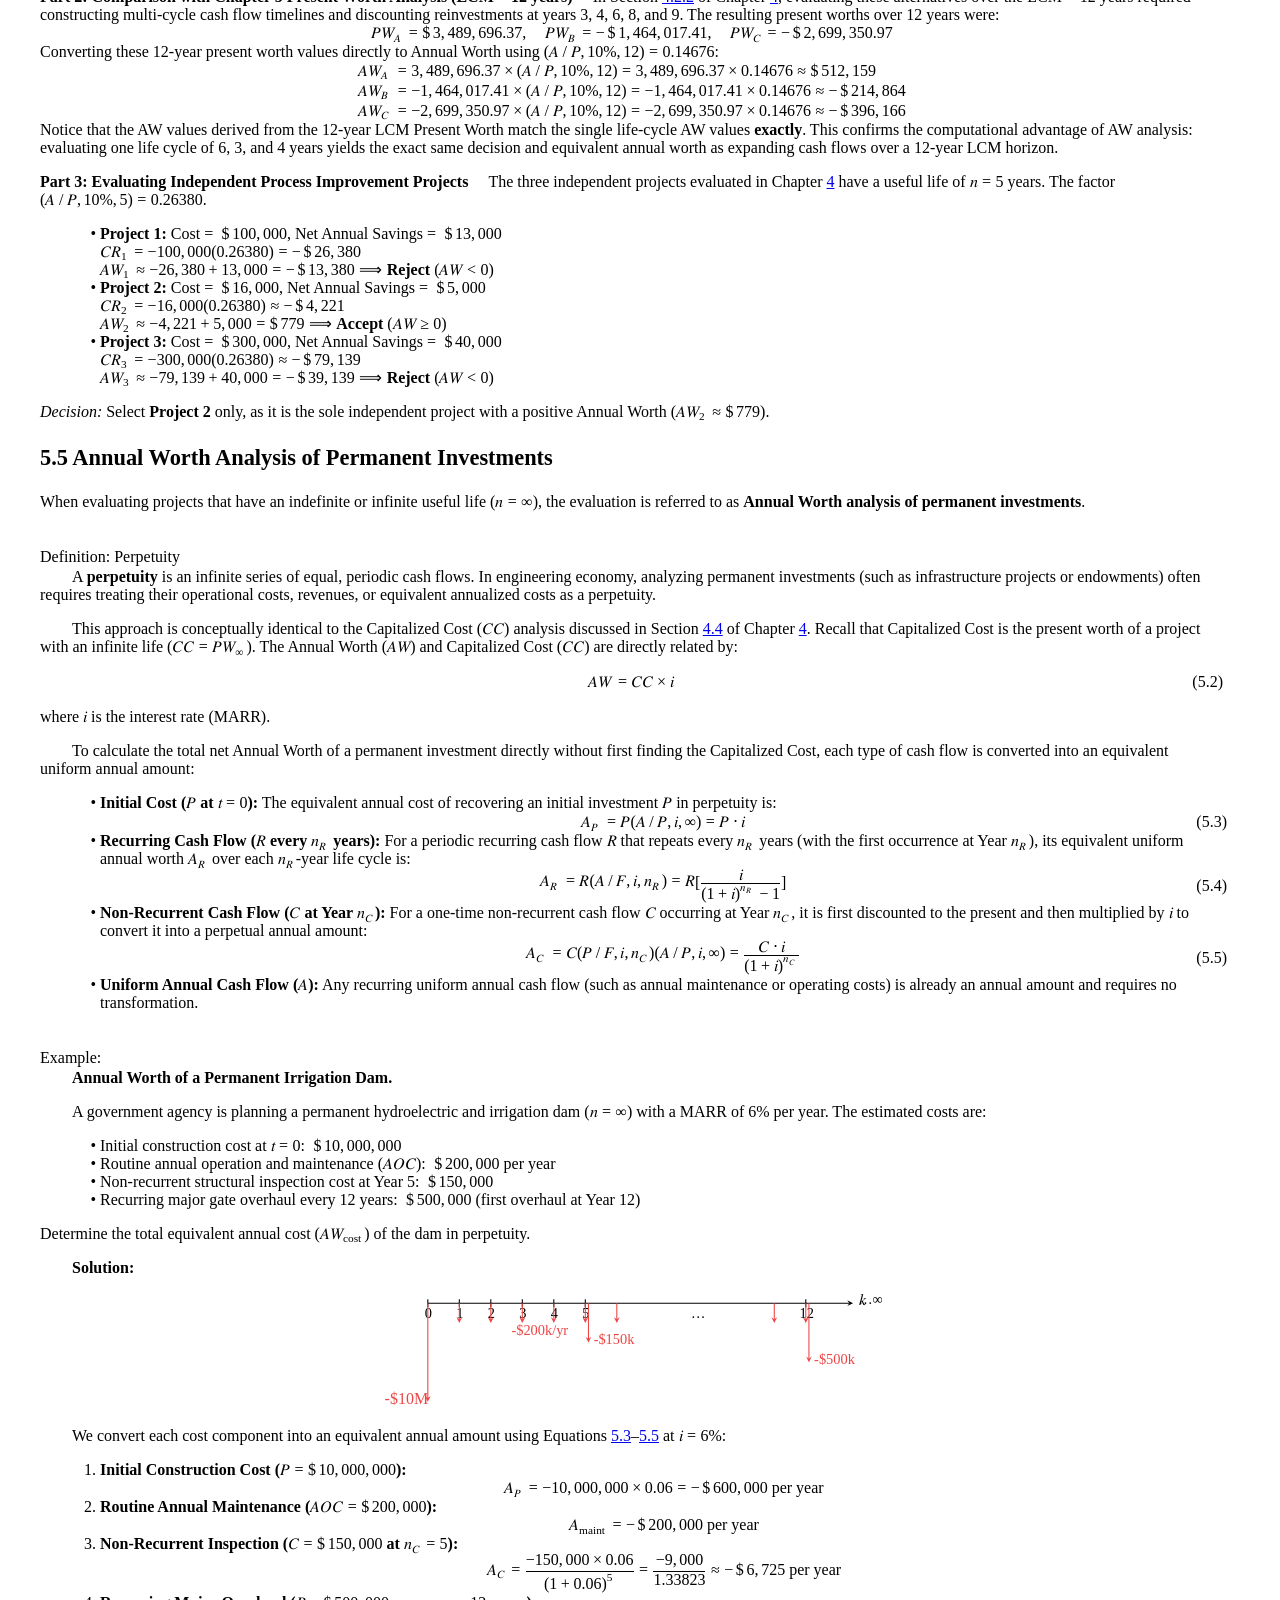
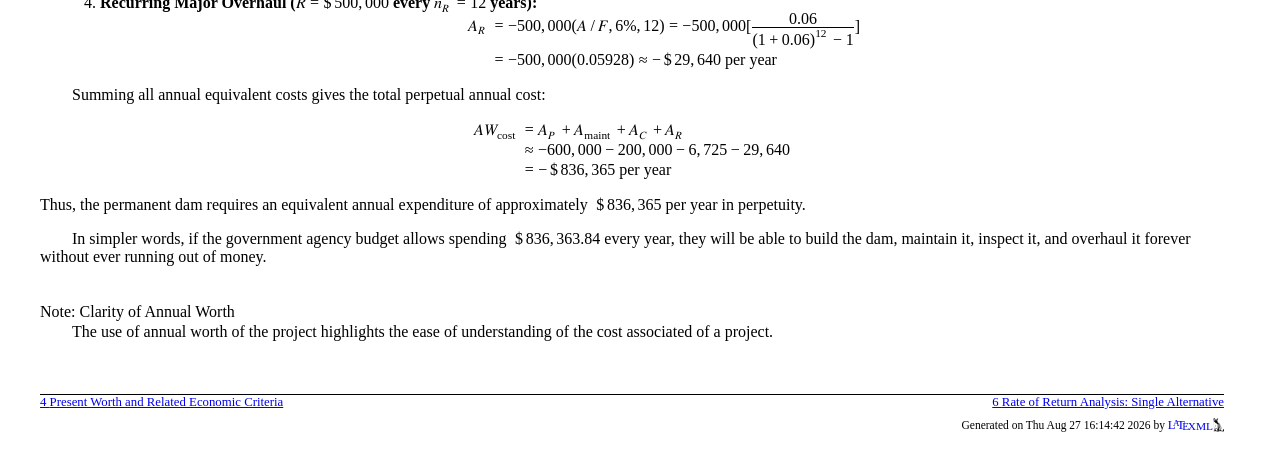
<file: docs/Ch5.html>
<!DOCTYPE html><html lang="en">
<head>
<meta http-equiv="content-type" content="text/html; charset=UTF-8">
<title>Chapter 5 Annual Worth Analysis</title>
<!--Generated on Thu Aug 27 16:14:42 2026 by LaTeXML (version 0.8.8) http://dlmf.nist.gov/LaTeXML/.-->

<link rel="stylesheet" href="LaTeXML.css" type="text/css">
<link rel="stylesheet" href="ltx-book.css" type="text/css">
<meta name="viewport" content="width=device-width, initial-scale=1, shrink-to-fit=no">
<link rel="start" href="./" title="">
<link rel="prev" href="Ch4.html" title="Chapter 4 Present Worth and Related Economic Criteria">
<link rel="next" href="Ch6.html" title="Chapter 6 Rate of Return Analysis: Single Alternative">
<link rel="chapter" href="Chx1.html" title="Acknowledgements">
<link rel="chapter" href="Chx2.html" title="Abstract">
<link rel="chapter" href="Ch1.html" title="Chapter 1 Foundation of Engineering Economy">
<link rel="chapter" href="Ch2.html" title="Chapter 2 How Time and Interest affect money">
<link rel="chapter" href="Ch3.html" title="Chapter 3 Nominal and Effective Interest Rates">
<link rel="chapter" href="Ch4.html" title="Chapter 4 Present Worth and Related Economic Criteria">
<link rel="chapter" href="Ch6.html" title="Chapter 6 Rate of Return Analysis: Single Alternative">
<link rel="chapter" href="Ch7.html" title="Chapter 7 Rate of Return Analysis: Multiple Alternatives">
<link rel="chapter" href="Chx3.html" title="Formula Sheet">
</head>
<body>
<div class="ltx_page_main">
<header class="ltx_page_header">
<div class="ltx_align_center">
<a href="Ch4.html" title="" class="ltx_ref" rel="prev"><span class="ltx_text ltx_ref_title"><span class="ltx_tag ltx_tag_ref">4 </span>Present Worth and Related Economic Criteria</span></a><a href="Ch6.html" title="" class="ltx_ref" rel="next"><span class="ltx_text ltx_ref_title"><span class="ltx_tag ltx_tag_ref">6 </span>Rate of Return Analysis: Single Alternative</span></a>
</div></header>
<div class="ltx_page_content">
<section class="ltx_chapter">
<h1 class="ltx_title ltx_title_chapter">
<span class="ltx_tag ltx_tag_chapter">Chapter 5 </span>Annual Worth Analysis</h1>

<div id="p1" class="ltx_para">
<p class="ltx_p">Annual Worth (AW) analysis is an economic evaluation technique that expresses all cash flows of an alternative as an equivalent uniform annual amount over a specified period.
The Annual Worth criterion is mathematically equivalent to the Present Worth (PW) and Future Worth (FW) criteria.
Given an interest rate <math id="p1.m1" class="ltx_Math" alttext="i" display="inline"><mi>i</mi></math> (typically the MARR) and a planning horizon of <math id="p1.m2" class="ltx_Math" alttext="n" display="inline"><mi>n</mi></math> years, the AW is determined directly from PW or FW as:</p>
<table id="Chx3.S5.EGx44" class="ltx_equationgroup ltx_eqn_align ltx_eqn_table">

<tbody id="E1"><tr class="ltx_equation ltx_eqn_row ltx_align_baseline">
<td class="ltx_eqn_cell ltx_eqn_center_padleft"></td>
<td class="ltx_td ltx_align_right ltx_eqn_cell"><math id="E1.m1" class="ltx_Math" alttext="\displaystyle AW" display="inline"><mrow><mi>A</mi><mo>⁢</mo><mi>W</mi></mrow></math></td>
<td class="ltx_td ltx_align_left ltx_eqn_cell"><math id="E1.m2" class="ltx_Math" alttext="\displaystyle=PW\times(A/P,i,n)=FW\times(A/F,i,n)" display="inline"><mrow><mi></mi><mo>=</mo><mrow><mrow><mi>P</mi><mo>⁢</mo><mi>W</mi></mrow><mo lspace="0.222em" rspace="0.222em">×</mo><mrow><mo stretchy="false">(</mo><mrow><mi>A</mi><mo>/</mo><mi>P</mi></mrow><mo>,</mo><mi>i</mi><mo>,</mo><mi>n</mi><mo stretchy="false">)</mo></mrow></mrow><mo>=</mo><mrow><mrow><mi>F</mi><mo>⁢</mo><mi>W</mi></mrow><mo lspace="0.222em" rspace="0.222em">×</mo><mrow><mo stretchy="false">(</mo><mrow><mi>A</mi><mo>/</mo><mi>F</mi></mrow><mo>,</mo><mi>i</mi><mo>,</mo><mi>n</mi><mo stretchy="false">)</mo></mrow></mrow></mrow></math></td>
<td class="ltx_eqn_cell ltx_eqn_center_padright"></td>
<td rowspan="1" class="ltx_eqn_cell ltx_eqn_eqno ltx_align_middle ltx_align_right"><span class="ltx_tag ltx_tag_equation ltx_align_right">(5.1)</span></td>
</tr></tbody>
</table>
</div>
<div id="p2" class="ltx_para">
<p class="ltx_p">Despite this mathematical equivalence, AW analysis is frequently the preferred method in engineering practice because it is easier to compute and offers a direct financial interpretation in terms of annual operational budgets.</p>
</div>
<section id="S1" class="ltx_section">
<h2 class="ltx_title ltx_title_section">
<span class="ltx_tag ltx_tag_section">5.1 </span>Advantages of AW Analysis</h2>

<section id="S1.SS0.SSS0.Px1" class="ltx_paragraph">
<h3 class="ltx_title ltx_title_paragraph">Ease of Understanding</h3>

<div id="S1.SS0.SSS0.Px1.p1" class="ltx_para">
<p class="ltx_p">The AW value represents the equivalent uniform annual cash flow (expressed in dollars per year) of all estimated receipts and disbursements over the life of an asset.
Because corporate budgets, profit-and-loss statements, and financial reports are routinely prepared on an annual basis, AW values are immediately understandable to management and decision-makers without requiring conversion from large present-value lump sums.</p>
</div>
</section>
<section id="S1.SS0.SSS0.Px2" class="ltx_paragraph">
<h3 class="ltx_title ltx_title_paragraph">Computational Advantage: Single Life Cycle Evaluation</h3>

<div id="S1.SS0.SSS0.Px2.p1" class="ltx_para">
<p class="ltx_p">Unlike Present Worth analysis—which requires evaluating alternatives over their Lowest Common Multiple (LCM) of lives to satisfy the equal-service requirement—the AW value needs to be calculated for <span class="ltx_text ltx_font_bold">only one life cycle</span> (<math id="S1.SS0.SSS0.Px2.p1.m1" class="ltx_Math" alttext="n" display="inline"><mi>n</mi></math> years) of each alternative.
The resulting AW value for one life cycle is identical to the AW value calculated over <math id="S1.SS0.SSS0.Px2.p1.m2" class="ltx_Math" alttext="2,3," display="inline"><mrow><mrow><mn>2</mn><mo>,</mo><mn>3</mn></mrow><mo>,</mo></mrow></math> or any number of repeated life cycles (including LCM).</p>
</div>
<div class="ltx_theorem ltx_tcolorbox ltx_importantbox">
<h6 class="ltx_title ltx_title_theorem">Important: Single Life Cycle Evaluation in AW Analysis</h6>
<div id="S1.SS0.SSS0.Px2.p2" class="ltx_para">
<p class="ltx_p">With AW analysis, evaluate alternatives over <span class="ltx_text ltx_font_bold">one life cycle</span> of each alternative. It is not necessary to extend the cash flow timeline to the LCM of lives.</p>
</div>
</div>
<div class="ltx_theorem ltx_tcolorbox ltx_proofbox">
<h6 class="ltx_title ltx_title_theorem">Proof: Life-Cycle Equivalence (<math id="S1.SS0.SSS0.Px2.m1" class="ltx_Math" alttext="AW_{\text{1-cycle}}=AW_{\text{LCM}}" display="inline"><mrow><mrow><mi>A</mi><mo>⁢</mo><msub><mi>W</mi><mtext>1-cycle</mtext></msub></mrow><mo>=</mo><mrow><mi>A</mi><mo>⁢</mo><msub><mi>W</mi><mtext>LCM</mtext></msub></mrow></mrow></math>)</h6>
<div id="S1.SS0.SSS0.Px2.p3" class="ltx_para">
<p class="ltx_p">To understand why evaluating one life cycle is sufficient, consider an alternative with a useful life of <math id="S1.SS0.SSS0.Px2.p3.m1" class="ltx_Math" alttext="n" display="inline"><mi>n</mi></math> years and an equivalent present worth of <math id="S1.SS0.SSS0.Px2.p3.m2" class="ltx_Math" alttext="PW_{1}" display="inline"><mrow><mi>P</mi><mo>⁢</mo><msub><mi>W</mi><mn>1</mn></msub></mrow></math> for its first life cycle.
If the alternative is repeated for <math id="S1.SS0.SSS0.Px2.p3.m3" class="ltx_Math" alttext="k" display="inline"><mi>k</mi></math> life cycles (giving a total planning horizon of <math id="S1.SS0.SSS0.Px2.p3.m4" class="ltx_Math" alttext="N=k\times n" display="inline"><mrow><mi>N</mi><mo>=</mo><mrow><mi>k</mi><mo lspace="0.222em" rspace="0.222em">×</mo><mi>n</mi></mrow></mrow></math> years), the total present worth over the <math id="S1.SS0.SSS0.Px2.p3.m5" class="ltx_Math" alttext="k" display="inline"><mi>k</mi></math> cycles (<math id="S1.SS0.SSS0.Px2.p3.m6" class="ltx_Math" alttext="PW_{\text{LCM}}" display="inline"><mrow><mi>P</mi><mo>⁢</mo><msub><mi>W</mi><mtext>LCM</mtext></msub></mrow></math>) is:</p>
<table id="Chx3.S5.EGx45" class="ltx_equationgroup ltx_eqn_align ltx_eqn_table">

<tbody id="Ex1"><tr class="ltx_equation ltx_eqn_row ltx_align_baseline">
<td class="ltx_eqn_cell ltx_eqn_center_padleft"></td>
<td class="ltx_td ltx_align_right ltx_eqn_cell"><math id="Ex1.m1" class="ltx_Math" alttext="\displaystyle PW_{\text{LCM}}" display="inline"><mrow><mi>P</mi><mo>⁢</mo><msub><mi>W</mi><mtext>LCM</mtext></msub></mrow></math></td>
<td class="ltx_td ltx_align_left ltx_eqn_cell"><math id="Ex1.m2" class="ltx_Math" alttext="\displaystyle=PW_{1}+PW_{1}(P/F,i,n)+PW_{1}(P/F,i,2n)+\dots+PW_{1}(P/F,i,(k-1)n)" display="inline"><mrow><mi></mi><mo>=</mo><mrow><mrow><mi>P</mi><mo>⁢</mo><msub><mi>W</mi><mn>1</mn></msub></mrow><mo>+</mo><mrow><mi>P</mi><mo>⁢</mo><msub><mi>W</mi><mn>1</mn></msub><mo>⁢</mo><mrow><mo stretchy="false">(</mo><mrow><mi>P</mi><mo>/</mo><mi>F</mi></mrow><mo>,</mo><mi>i</mi><mo>,</mo><mi>n</mi><mo stretchy="false">)</mo></mrow></mrow><mo>+</mo><mrow><mi>P</mi><mo>⁢</mo><msub><mi>W</mi><mn>1</mn></msub><mo>⁢</mo><mrow><mo stretchy="false">(</mo><mrow><mi>P</mi><mo>/</mo><mi>F</mi></mrow><mo>,</mo><mi>i</mi><mo>,</mo><mrow><mn>2</mn><mo>⁢</mo><mi>n</mi></mrow><mo stretchy="false">)</mo></mrow></mrow><mo>+</mo><mi mathvariant="normal">⋯</mi><mo>+</mo><mrow><mi>P</mi><mo>⁢</mo><msub><mi>W</mi><mn>1</mn></msub><mo>⁢</mo><mrow><mo stretchy="false">(</mo><mrow><mi>P</mi><mo>/</mo><mi>F</mi></mrow><mo>,</mo><mi>i</mi><mo>,</mo><mrow><mrow><mo stretchy="false">(</mo><mrow><mi>k</mi><mo>−</mo><mn>1</mn></mrow><mo stretchy="false">)</mo></mrow><mo>⁢</mo><mi>n</mi></mrow><mo stretchy="false">)</mo></mrow></mrow></mrow></mrow></math></td>
<td class="ltx_eqn_cell ltx_eqn_center_padright"></td>
</tr></tbody>
<tbody id="Ex2"><tr class="ltx_equation ltx_eqn_row ltx_align_baseline">
<td class="ltx_eqn_cell ltx_eqn_center_padleft"></td>
<td class="ltx_td ltx_eqn_cell"></td>
<td class="ltx_td ltx_align_left ltx_eqn_cell"><math id="Ex2.m1" class="ltx_Math" alttext="\displaystyle=PW_{1}\left[\sum_{j=0}^{k-1}(1+i)^{-jn}\right]" display="inline"><mrow><mi></mi><mo>=</mo><mrow><mi>P</mi><mo>⁢</mo><msub><mi>W</mi><mn>1</mn></msub><mo>⁢</mo><mrow><mo>[</mo><mrow><mstyle displaystyle="true"><munderover><mo movablelimits="false">∑</mo><mrow><mi>j</mi><mo>=</mo><mn>0</mn></mrow><mrow><mi>k</mi><mo>−</mo><mn>1</mn></mrow></munderover></mstyle><msup><mrow><mo stretchy="false">(</mo><mrow><mn>1</mn><mo>+</mo><mi>i</mi></mrow><mo stretchy="false">)</mo></mrow><mrow><mo>−</mo><mrow><mi>j</mi><mo>⁢</mo><mi>n</mi></mrow></mrow></msup></mrow><mo>]</mo></mrow></mrow></mrow></math></td>
<td class="ltx_eqn_cell ltx_eqn_center_padright"></td>
</tr></tbody>
</table>
<p class="ltx_p">Using the geometric series summation formula <math id="S1.SS0.SSS0.Px2.p3.m7" class="ltx_Math" alttext="\sum_{j=0}^{k-1}x^{j}=\frac{1-x^{k}}{1-x}" display="inline"><mrow><mrow><msubsup><mo>∑</mo><mrow><mi>j</mi><mo>=</mo><mn>0</mn></mrow><mrow><mi>k</mi><mo>−</mo><mn>1</mn></mrow></msubsup><msup><mi>x</mi><mi>j</mi></msup></mrow><mo>=</mo><mfrac><mrow><mn>1</mn><mo>−</mo><msup><mi>x</mi><mi>k</mi></msup></mrow><mrow><mn>1</mn><mo>−</mo><mi>x</mi></mrow></mfrac></mrow></math> where <math id="S1.SS0.SSS0.Px2.p3.m8" class="ltx_Math" alttext="x=(1+i)^{-n}" display="inline"><mrow><mi>x</mi><mo>=</mo><msup><mrow><mo stretchy="false">(</mo><mrow><mn>1</mn><mo>+</mo><mi>i</mi></mrow><mo stretchy="false">)</mo></mrow><mrow><mo>−</mo><mi>n</mi></mrow></msup></mrow></math>:</p>
<table id="Chx3.S5.EGx46" class="ltx_equationgroup ltx_eqn_align ltx_eqn_table">

<tbody id="Ex3"><tr class="ltx_equation ltx_eqn_row ltx_align_baseline">
<td class="ltx_eqn_cell ltx_eqn_center_padleft"></td>
<td class="ltx_td ltx_align_right ltx_eqn_cell"><math id="Ex3.m1" class="ltx_Math" alttext="\displaystyle PW_{\text{LCM}}" display="inline"><mrow><mi>P</mi><mo>⁢</mo><msub><mi>W</mi><mtext>LCM</mtext></msub></mrow></math></td>
<td class="ltx_td ltx_align_left ltx_eqn_cell"><math id="Ex3.m2" class="ltx_Math" alttext="\displaystyle=PW_{1}\left[\frac{1-(1+i)^{-kn}}{1-(1+i)^{-n}}\right]" display="inline"><mrow><mi></mi><mo>=</mo><mrow><mi>P</mi><mo>⁢</mo><msub><mi>W</mi><mn>1</mn></msub><mo>⁢</mo><mrow><mo>[</mo><mstyle displaystyle="true"><mfrac><mrow><mn>1</mn><mo>−</mo><msup><mrow><mo stretchy="false">(</mo><mrow><mn>1</mn><mo>+</mo><mi>i</mi></mrow><mo stretchy="false">)</mo></mrow><mrow><mo>−</mo><mrow><mi>k</mi><mo>⁢</mo><mi>n</mi></mrow></mrow></msup></mrow><mrow><mn>1</mn><mo>−</mo><msup><mrow><mo stretchy="false">(</mo><mrow><mn>1</mn><mo>+</mo><mi>i</mi></mrow><mo stretchy="false">)</mo></mrow><mrow><mo>−</mo><mi>n</mi></mrow></msup></mrow></mfrac></mstyle><mo>]</mo></mrow></mrow></mrow></math></td>
<td class="ltx_eqn_cell ltx_eqn_center_padright"></td>
</tr></tbody>
</table>
<p class="ltx_p">Converting <math id="S1.SS0.SSS0.Px2.p3.m9" class="ltx_Math" alttext="PW_{\text{LCM}}" display="inline"><mrow><mi>P</mi><mo>⁢</mo><msub><mi>W</mi><mtext>LCM</mtext></msub></mrow></math> to an annual worth over the entire <math id="S1.SS0.SSS0.Px2.p3.m10" class="ltx_Math" alttext="N=kn" display="inline"><mrow><mi>N</mi><mo>=</mo><mrow><mi>k</mi><mo>⁢</mo><mi>n</mi></mrow></mrow></math> period gives:</p>
<table id="Chx3.S5.EGx47" class="ltx_equationgroup ltx_eqn_align ltx_eqn_table">

<tbody id="Ex4"><tr class="ltx_equation ltx_eqn_row ltx_align_baseline">
<td class="ltx_eqn_cell ltx_eqn_center_padleft"></td>
<td class="ltx_td ltx_align_right ltx_eqn_cell"><math id="Ex4.m1" class="ltx_Math" alttext="\displaystyle AW_{\text{LCM}}" display="inline"><mrow><mi>A</mi><mo>⁢</mo><msub><mi>W</mi><mtext>LCM</mtext></msub></mrow></math></td>
<td class="ltx_td ltx_align_left ltx_eqn_cell"><math id="Ex4.m2" class="ltx_Math" alttext="\displaystyle=PW_{\text{LCM}}\times(A/P,i,kn)=PW_{\text{LCM}}\left[\frac{i(1+i%
)^{kn}}{(1+i)^{kn}-1}\right]" display="inline"><mrow><mi></mi><mo>=</mo><mrow><mrow><mi>P</mi><mo>⁢</mo><msub><mi>W</mi><mtext>LCM</mtext></msub></mrow><mo lspace="0.222em" rspace="0.222em">×</mo><mrow><mo stretchy="false">(</mo><mrow><mi>A</mi><mo>/</mo><mi>P</mi></mrow><mo>,</mo><mi>i</mi><mo>,</mo><mrow><mi>k</mi><mo>⁢</mo><mi>n</mi></mrow><mo stretchy="false">)</mo></mrow></mrow><mo>=</mo><mrow><mi>P</mi><mo>⁢</mo><msub><mi>W</mi><mtext>LCM</mtext></msub><mo>⁢</mo><mrow><mo>[</mo><mstyle displaystyle="true"><mfrac><mrow><mi>i</mi><mo>⁢</mo><msup><mrow><mo stretchy="false">(</mo><mrow><mn>1</mn><mo>+</mo><mi>i</mi></mrow><mo stretchy="false">)</mo></mrow><mrow><mi>k</mi><mo>⁢</mo><mi>n</mi></mrow></msup></mrow><mrow><msup><mrow><mo stretchy="false">(</mo><mrow><mn>1</mn><mo>+</mo><mi>i</mi></mrow><mo stretchy="false">)</mo></mrow><mrow><mi>k</mi><mo>⁢</mo><mi>n</mi></mrow></msup><mo>−</mo><mn>1</mn></mrow></mfrac></mstyle><mo>]</mo></mrow></mrow></mrow></math></td>
<td class="ltx_eqn_cell ltx_eqn_center_padright"></td>
</tr></tbody>
<tbody id="Ex5"><tr class="ltx_equation ltx_eqn_row ltx_align_baseline">
<td class="ltx_eqn_cell ltx_eqn_center_padleft"></td>
<td class="ltx_td ltx_eqn_cell"></td>
<td class="ltx_td ltx_align_left ltx_eqn_cell"><math id="Ex5.m1" class="ltx_Math" alttext="\displaystyle=PW_{1}\left[\frac{1-(1+i)^{-kn}}{1-(1+i)^{-n}}\right]\left[\frac%
{i}{1-(1+i)^{-kn}}\right]" display="inline"><mrow><mi></mi><mo>=</mo><mrow><mi>P</mi><mo>⁢</mo><msub><mi>W</mi><mn>1</mn></msub><mo>⁢</mo><mrow><mo>[</mo><mstyle displaystyle="true"><mfrac><mrow><mn>1</mn><mo>−</mo><msup><mrow><mo stretchy="false">(</mo><mrow><mn>1</mn><mo>+</mo><mi>i</mi></mrow><mo stretchy="false">)</mo></mrow><mrow><mo>−</mo><mrow><mi>k</mi><mo>⁢</mo><mi>n</mi></mrow></mrow></msup></mrow><mrow><mn>1</mn><mo>−</mo><msup><mrow><mo stretchy="false">(</mo><mrow><mn>1</mn><mo>+</mo><mi>i</mi></mrow><mo stretchy="false">)</mo></mrow><mrow><mo>−</mo><mi>n</mi></mrow></msup></mrow></mfrac></mstyle><mo>]</mo></mrow><mo>⁢</mo><mrow><mo>[</mo><mstyle displaystyle="true"><mfrac><mi>i</mi><mrow><mn>1</mn><mo>−</mo><msup><mrow><mo stretchy="false">(</mo><mrow><mn>1</mn><mo>+</mo><mi>i</mi></mrow><mo stretchy="false">)</mo></mrow><mrow><mo>−</mo><mrow><mi>k</mi><mo>⁢</mo><mi>n</mi></mrow></mrow></msup></mrow></mfrac></mstyle><mo>]</mo></mrow></mrow></mrow></math></td>
<td class="ltx_eqn_cell ltx_eqn_center_padright"></td>
</tr></tbody>
<tbody id="Ex6"><tr class="ltx_equation ltx_eqn_row ltx_align_baseline">
<td class="ltx_eqn_cell ltx_eqn_center_padleft"></td>
<td class="ltx_td ltx_eqn_cell"></td>
<td class="ltx_td ltx_align_left ltx_eqn_cell"><math id="Ex6.m1" class="ltx_Math" alttext="\displaystyle=PW_{1}\left[\frac{i}{1-(1+i)^{-n}}\right]" display="inline"><mrow><mi></mi><mo>=</mo><mrow><mi>P</mi><mo>⁢</mo><msub><mi>W</mi><mn>1</mn></msub><mo>⁢</mo><mrow><mo>[</mo><mstyle displaystyle="true"><mfrac><mi>i</mi><mrow><mn>1</mn><mo>−</mo><msup><mrow><mo stretchy="false">(</mo><mrow><mn>1</mn><mo>+</mo><mi>i</mi></mrow><mo stretchy="false">)</mo></mrow><mrow><mo>−</mo><mi>n</mi></mrow></msup></mrow></mfrac></mstyle><mo>]</mo></mrow></mrow></mrow></math></td>
<td class="ltx_eqn_cell ltx_eqn_center_padright"></td>
</tr></tbody>
<tbody id="Ex7"><tr class="ltx_equation ltx_eqn_row ltx_align_baseline">
<td class="ltx_eqn_cell ltx_eqn_center_padleft"></td>
<td class="ltx_td ltx_eqn_cell"></td>
<td class="ltx_td ltx_align_left ltx_eqn_cell"><math id="Ex7.m1" class="ltx_Math" alttext="\displaystyle=PW_{1}\times(A/P,i,n)=AW_{\text{1-cycle}}" display="inline"><mrow><mi></mi><mo>=</mo><mrow><mrow><mi>P</mi><mo>⁢</mo><msub><mi>W</mi><mn>1</mn></msub></mrow><mo lspace="0.222em" rspace="0.222em">×</mo><mrow><mo stretchy="false">(</mo><mrow><mi>A</mi><mo>/</mo><mi>P</mi></mrow><mo>,</mo><mi>i</mi><mo>,</mo><mi>n</mi><mo stretchy="false">)</mo></mrow></mrow><mo>=</mo><mrow><mi>A</mi><mo>⁢</mo><msub><mi>W</mi><mtext>1-cycle</mtext></msub></mrow></mrow></math></td>
<td class="ltx_eqn_cell ltx_eqn_center_padright"></td>
</tr></tbody>
</table>
<p class="ltx_p">Thus, <math id="S1.SS0.SSS0.Px2.p3.m11" class="ltx_Math" alttext="AW_{\text{LCM}}=AW_{\text{1-cycle}}" display="inline"><mrow><mrow><mi>A</mi><mo>⁢</mo><msub><mi>W</mi><mtext>LCM</mtext></msub></mrow><mo>=</mo><mrow><mi>A</mi><mo>⁢</mo><msub><mi>W</mi><mtext>1-cycle</mtext></msub></mrow></mrow></math> identically. This proves that evaluating AW over a single life cycle satisfies the equal-service requirement automatically.</p>
</div>
</div>
</section>
</section>
<section id="S2" class="ltx_section">
<h2 class="ltx_title ltx_title_section">
<span class="ltx_tag ltx_tag_section">5.2 </span>Fundamental Assumptions of AW Analysis</h2>

<div id="S2.p1" class="ltx_para">
<p class="ltx_p">The validity of comparing alternatives based on a single life cycle rests on three fundamental assumptions:</p>
</div>
<div class="ltx_theorem ltx_tcolorbox ltx_definitionbox">
<h6 class="ltx_title ltx_title_theorem">Definition: Repeatability Assumptions</h6>
<div id="S2.p2" class="ltx_para">
<ol id="S2.I1" class="ltx_enumerate">
<li id="S2.I1.i1" class="ltx_item" style="list-style-type:none;">
<span class="ltx_tag ltx_tag_item">1.</span> 
<div id="S2.I1.i1.p1" class="ltx_para">
<p class="ltx_p"><span class="ltx_text ltx_font_bold">Equal-Service Requirement:</span> The service provided by the alternatives will be needed for a period equal to the LCM of their lives or longer (indefinitely).</p>
</div>
</li>
<li id="S2.I1.i2" class="ltx_item" style="list-style-type:none;">
<span class="ltx_tag ltx_tag_item">2.</span> 
<div id="S2.I1.i2.p1" class="ltx_para">
<p class="ltx_p"><span class="ltx_text ltx_font_bold">Identical Replacement:</span> The selected alternative will be repeated over each future life cycle in exactly the same manner.</p>
</div>
</li>
<li id="S2.I1.i3" class="ltx_item" style="list-style-type:none;">
<span class="ltx_tag ltx_tag_item">3.</span> 
<div id="S2.I1.i3.p1" class="ltx_para">
<p class="ltx_p"><span class="ltx_text ltx_font_bold">Constant Cash Flow Estimates:</span> The estimated cash flows (initial investment, salvage value, annual revenues, and operating costs) will remain identical in each future life cycle.</p>
</div>
</li>
</ol>
</div>
</div>
<div id="S2.p3" class="ltx_para">
<p class="ltx_p">If future cash flow estimates are expected to change due to inflation, technological obsolescence, or changing market demand, a fixed study period analysis must be used instead of a single life-cycle AW evaluation.</p>
</div>
</section>
<section id="S3" class="ltx_section">
<h2 class="ltx_title ltx_title_section">
<span class="ltx_tag ltx_tag_section">5.3 </span>Calculation of Capital Recovery (CR) and AW Values</h2>

<div class="ltx_theorem ltx_tcolorbox ltx_definitionbox">
<h6 class="ltx_title ltx_title_theorem">Definition: Annual Worth</h6>
<div id="S3.p1" class="ltx_para">
<p class="ltx_p">The annual worth (AW) value for an alternative comprises two components: capital recovery for the initial investment (<math id="S3.p1.m1" class="ltx_Math" alttext="P" display="inline"><mi>P</mi></math>) at a stated interest rate (usually the MARR) and the equivalent annual amount of Operating Cost AOC.</p>
<table id="Ex8" class="ltx_equation ltx_eqn_table">

<tbody><tr class="ltx_equation ltx_eqn_row ltx_align_baseline">
<td class="ltx_eqn_cell ltx_eqn_center_padleft"></td>
<td class="ltx_eqn_cell ltx_align_center"><math id="Ex8.m1" class="ltx_Math" alttext="AW=CR+AOC" display="block"><mrow><mrow><mi>A</mi><mo>⁢</mo><mi>W</mi></mrow><mo>=</mo><mrow><mrow><mi>C</mi><mo>⁢</mo><mi>R</mi></mrow><mo>+</mo><mrow><mi>A</mi><mo>⁢</mo><mi>O</mi><mo>⁢</mo><mi>C</mi></mrow></mrow></mrow></math></td>
<td class="ltx_eqn_cell ltx_eqn_center_padright"></td>
</tr></tbody>
</table>
</div>
</div>
<div class="ltx_theorem ltx_tcolorbox ltx_notebox">
<h6 class="ltx_title ltx_title_theorem">Note: Industry Terminology: CapEx and OpEx</h6>
<div id="S3.p2" class="ltx_para">
<p class="ltx_p">In professional engineering and financial modeling, the initial investment is frequently referred to as a <span class="ltx_text ltx_font_bold">Capital Expenditure (CapEx)</span>, and the annual operating costs are termed <span class="ltx_text ltx_font_bold">Operational Expenditures (OpEx)</span>.</p>
</div>
</div>
<div id="S3.p3" class="ltx_para">
<p class="ltx_p">Typically, CR represents an equivalent annual capital cost, while AOC represents Annual Operating Costs (though it can include annual revenues or savings).
The total annual amount AOC is determined from uniform recurring costs (and possibly receipts) and nonrecurring amounts.</p>
</div>
<div class="ltx_theorem ltx_tcolorbox ltx_definitionbox">
<h6 class="ltx_title ltx_title_theorem">Definition: Capital Recovery</h6>
<div id="S3.p4" class="ltx_para">
<p class="ltx_p">Capital Recovery (CR) is the <span class="ltx_text ltx_font_bold">equivalent</span> annual amount an alternative must earn each year to just recover the initial capital expenditure (CapEx) plus a stated rate of return.
Any expected salvage value is considered in the computation of CR<span id="footnote1" class="ltx_note ltx_role_footnote"><sup class="ltx_note_mark">1</sup><span class="ltx_note_outer"><span class="ltx_note_content"><sup class="ltx_note_mark">1</sup>
                <span class="ltx_tag ltx_tag_note">1</span>
                
                
                
              In practice, CR is very sensitive to salvage value estimates. A 20% error in salvage value can shift CR by several percent. Engineers routinely run AW under two or three salvage scenarios before presenting to management (this is a form of sensitivity analysis).</span></span></span>.</p>
<table id="Ex9" class="ltx_equation ltx_eqn_table">

<tbody><tr class="ltx_equation ltx_eqn_row ltx_align_baseline">
<td class="ltx_eqn_cell ltx_eqn_center_padleft"></td>
<td class="ltx_eqn_cell ltx_align_center"><math id="Ex9.m1" class="ltx_Math" alttext="CR=-P(A/P,i,n)+S(A/F,i,n)" display="block"><mrow><mrow><mi>C</mi><mo>⁢</mo><mi>R</mi></mrow><mo>=</mo><mrow><mrow><mo>−</mo><mrow><mi>P</mi><mo>⁢</mo><mrow><mo stretchy="false">(</mo><mrow><mi>A</mi><mo>/</mo><mi>P</mi></mrow><mo>,</mo><mi>i</mi><mo>,</mo><mi>n</mi><mo stretchy="false">)</mo></mrow></mrow></mrow><mo>+</mo><mrow><mi>S</mi><mo>⁢</mo><mrow><mo stretchy="false">(</mo><mrow><mi>A</mi><mo>/</mo><mi>F</mi></mrow><mo>,</mo><mi>i</mi><mo>,</mo><mi>n</mi><mo stretchy="false">)</mo></mrow></mrow></mrow></mrow></math></td>
<td class="ltx_eqn_cell ltx_eqn_center_padright"></td>
</tr></tbody>
</table>
</div>
</div>
</section>
<section id="S4" class="ltx_section">
<h2 class="ltx_title ltx_title_section">
<span class="ltx_tag ltx_tag_section">5.4 </span>Decision Guidelines for AW Analysis</h2>

<div id="S4.p1" class="ltx_para">
<p class="ltx_p">The decision guidelines for Annual Worth analysis parallel those of Present Worth analysis:</p>
</div>
<div id="S4.p2" class="ltx_para">
<ul id="S4.I1" class="ltx_itemize">
<li id="S4.I1.i1" class="ltx_item" style="list-style-type:none;">
<span class="ltx_tag ltx_tag_item">•</span> 
<div id="S4.I1.i1.p1" class="ltx_para">
<p class="ltx_p"><span class="ltx_text ltx_font_bold">Mutually Exclusive Alternatives:</span></p>
<ul id="S4.I1.i1.I1" class="ltx_itemize">
<li id="S4.I1.i1.I1.i1" class="ltx_item" style="list-style-type:none;">
<span class="ltx_tag ltx_tag_item"><span class="ltx_text ltx_font_bold">–</span></span> 
<div id="S4.I1.i1.I1.i1.p1" class="ltx_para">
<p class="ltx_p"><span class="ltx_text ltx_font_italic">Revenue Alternatives:</span> Select the alternative with the <span class="ltx_text ltx_font_bold">maximum positive</span> <math id="S4.I1.i1.I1.i1.p1.m1" class="ltx_Math" alttext="AW(i=\text{MARR})" display="inline"><mrow><mi>A</mi><mo>⁢</mo><mi>W</mi><mo>⁢</mo><mrow><mo stretchy="false">(</mo><mrow><mi>i</mi><mo>=</mo><mtext>MARR</mtext></mrow><mo stretchy="false">)</mo></mrow></mrow></math>. If no alternative yields <math id="S4.I1.i1.I1.i1.p1.m2" class="ltx_Math" alttext="AW\geq 0" display="inline"><mrow><mrow><mi>A</mi><mo>⁢</mo><mi>W</mi></mrow><mo>≥</mo><mn>0</mn></mrow></math>, select the Do-Nothing (DN) alternative.</p>
</div>
</li>
<li id="S4.I1.i1.I1.i2" class="ltx_item" style="list-style-type:none;">
<span class="ltx_tag ltx_tag_item"><span class="ltx_text ltx_font_bold">–</span></span> 
<div id="S4.I1.i1.I1.i2.p1" class="ltx_para">
<p class="ltx_p"><span class="ltx_text ltx_font_italic">Cost Alternatives:</span> Select the alternative with the <span class="ltx_text ltx_font_bold">minimum annual cost</span> (numerically least negative or smallest positive cost <math id="S4.I1.i1.I1.i2.p1.m1" class="ltx_Math" alttext="AW_{\text{cost}}" display="inline"><mrow><mi>A</mi><mo>⁢</mo><msub><mi>W</mi><mtext>cost</mtext></msub></mrow></math>). The Do-Nothing option is typically not applicable as the service is mandatory.</p>
</div>
</li>
</ul>
</div>
</li>
<li id="S4.I1.i2" class="ltx_item" style="list-style-type:none;">
<span class="ltx_tag ltx_tag_item">•</span> 
<div id="S4.I1.i2.p1" class="ltx_para">
<p class="ltx_p"><span class="ltx_text ltx_font_bold">Independent Projects:</span></p>
<ul id="S4.I1.i2.I1" class="ltx_itemize">
<li id="S4.I1.i2.I1.i1" class="ltx_item" style="list-style-type:none;">
<span class="ltx_tag ltx_tag_item"><span class="ltx_text ltx_font_bold">–</span></span> 
<div id="S4.I1.i2.I1.i1.p1" class="ltx_para">
<p class="ltx_p">Select all independent projects that satisfy <math id="S4.I1.i2.I1.i1.p1.m1" class="ltx_Math" alttext="AW(i=\text{MARR})\geq 0" display="inline"><mrow><mrow><mi>A</mi><mo>⁢</mo><mi>W</mi><mo>⁢</mo><mrow><mo stretchy="false">(</mo><mrow><mi>i</mi><mo>=</mo><mtext>MARR</mtext></mrow><mo stretchy="false">)</mo></mrow></mrow><mo>≥</mo><mn>0</mn></mrow></math>, provided there are no capital budget constraints.</p>
</div>
</li>
</ul>
</div>
</li>
</ul>
</div>
<div class="ltx_theorem ltx_example">
<h6 class="ltx_title ltx_title_theorem">Example: </h6>
<div id="S4.p3" class="ltx_para">
<p class="ltx_p"><span class="ltx_text ltx_font_bold">Baby Diaper Production Facility Analysis using Annual Worth.</span></p>
</div>
<div id="S4.p4" class="ltx_para">
<p class="ltx_p">Reconsider the baby diaper production facility decision introduced in Chapter <a href="Ch4.html" title="Chapter 4 Present Worth and Related Economic Criteria" class="ltx_ref"><span class="ltx_text ltx_ref_tag">4</span></a>.
The firm evaluates three mutually exclusive production line alternatives (Table <a href="#T1" title="Table 5.1 ‣ 5.4 Decision Guidelines for AW Analysis ‣ Chapter 5 Annual Worth Analysis" class="ltx_ref"><span class="ltx_text ltx_ref_tag">5.1</span></a>) and three independent process improvement projects.
The Minimum Attractive Rate of Return (MARR) is <math id="S4.p4.m1" class="ltx_Math" alttext="10\%" display="inline"><mrow><mn>10</mn><mo>%</mo></mrow></math> per year.</p>
</div>
<figure id="T1" class="ltx_table">
<table class="ltx_tabular ltx_centering ltx_guessed_headers ltx_align_middle">
<thead class="ltx_thead">
<tr class="ltx_tr">
<th class="ltx_td ltx_align_left ltx_th ltx_th_column ltx_border_t"><span class="ltx_text ltx_font_bold">Alternative</span></th>
<th class="ltx_td ltx_align_right ltx_th ltx_th_column ltx_border_t"><span class="ltx_text ltx_font_bold">Initial</span></th>
<th class="ltx_td ltx_align_right ltx_th ltx_th_column ltx_border_t"><span class="ltx_text ltx_font_bold">Annual</span></th>
<th class="ltx_td ltx_align_right ltx_th ltx_th_column ltx_border_t"><span class="ltx_text ltx_font_bold">Salvage</span></th>
<th class="ltx_td ltx_align_right ltx_th ltx_th_column ltx_border_t"><span class="ltx_text ltx_font_bold">Useful Life</span></th>
</tr>
</thead>
<tbody class="ltx_tbody">
<tr class="ltx_tr">
<td class="ltx_td"></td>
<th class="ltx_td ltx_align_right ltx_th ltx_th_column"><span class="ltx_text ltx_font_bold">Cost ($)</span></th>
<th class="ltx_td ltx_align_right ltx_th ltx_th_column"><span class="ltx_text ltx_font_bold">Revenue ($)</span></th>
<th class="ltx_td ltx_align_right ltx_th ltx_th_column"><span class="ltx_text ltx_font_bold">Value ($)</span></th>
<th class="ltx_td ltx_align_right ltx_th ltx_th_column">
<math id="T1.m1" class="ltx_Math" alttext="n" display="inline"><mi>n</mi></math><span class="ltx_text ltx_font_bold"> (years)</span>
</th>
</tr>
<tr class="ltx_tr">
<td class="ltx_td ltx_align_left ltx_border_t">A (New line)</td>
<td class="ltx_td ltx_align_right ltx_border_t">-6,000,000</td>
<td class="ltx_td ltx_align_right ltx_border_t">1,825,000</td>
<td class="ltx_td ltx_align_right ltx_border_t">500,000</td>
<td class="ltx_td ltx_align_right ltx_border_t">6</td>
</tr>
<tr class="ltx_tr">
<td class="ltx_td ltx_align_left">B (Used line)</td>
<td class="ltx_td ltx_align_right">-2,500,000</td>
<td class="ltx_td ltx_align_right">730,000</td>
<td class="ltx_td ltx_align_right">200,000</td>
<td class="ltx_td ltx_align_right">3</td>
</tr>
<tr class="ltx_tr">
<td class="ltx_td ltx_align_left ltx_border_b">C (Co-developed)</td>
<td class="ltx_td ltx_align_right ltx_border_b">-5,000,000</td>
<td class="ltx_td ltx_align_right ltx_border_b">1,095,000</td>
<td class="ltx_td ltx_align_right ltx_border_b">400,000</td>
<td class="ltx_td ltx_align_right ltx_border_b">4</td>
</tr>
</tbody>
</table>
<figcaption class="ltx_caption ltx_centering"><span class="ltx_tag ltx_tag_table">Table 5.1: </span>Summary of mutually exclusive alternatives for the diaper facility.</figcaption>
</figure>
</div>
<section id="S4.SS0.SSS0.Px1" class="ltx_paragraph">
<h3 class="ltx_title ltx_title_paragraph">Part 1: Evaluating Mutually Exclusive Alternatives over One Life Cycle</h3>

<div id="S4.SS0.SSS0.Px1.p1" class="ltx_para">
<p class="ltx_p">Using Annual Worth analysis, we calculate the Capital Recovery (<math id="S4.SS0.SSS0.Px1.p1.m1" class="ltx_Math" alttext="CR" display="inline"><mrow><mi>C</mi><mo>⁢</mo><mi>R</mi></mrow></math>) and net <math id="S4.SS0.SSS0.Px1.p1.m2" class="ltx_Math" alttext="AW" display="inline"><mrow><mi>A</mi><mo>⁢</mo><mi>W</mi></mrow></math> for <span class="ltx_text ltx_font_bold">one life cycle</span> of each alternative (<math id="S4.SS0.SSS0.Px1.p1.m3" class="ltx_Math" alttext="n_{A}=6" display="inline"><mrow><msub><mi>n</mi><mi>A</mi></msub><mo>=</mo><mn>6</mn></mrow></math>, <math id="S4.SS0.SSS0.Px1.p1.m4" class="ltx_Math" alttext="n_{B}=3" display="inline"><mrow><msub><mi>n</mi><mi>B</mi></msub><mo>=</mo><mn>3</mn></mrow></math>, <math id="S4.SS0.SSS0.Px1.p1.m5" class="ltx_Math" alttext="n_{C}=4" display="inline"><mrow><msub><mi>n</mi><mi>C</mi></msub><mo>=</mo><mn>4</mn></mrow></math>).</p>
</div>
<div id="S4.SS0.SSS0.Px1.p2" class="ltx_para">
<p class="ltx_p">The relevant interest factors at <math id="S4.SS0.SSS0.Px1.p2.m1" class="ltx_Math" alttext="i=10\%" display="inline"><mrow><mi>i</mi><mo>=</mo><mrow><mn>10</mn><mo>%</mo></mrow></mrow></math> are:</p>
<ul id="S4.I2" class="ltx_itemize">
<li id="S4.I2.i1" class="ltx_item" style="list-style-type:none;">
<span class="ltx_tag ltx_tag_item">•</span> 
<div id="S4.I2.i1.p1" class="ltx_para">
<p class="ltx_p">For <math id="S4.I2.i1.p1.m1" class="ltx_Math" alttext="n=6" display="inline"><mrow><mi>n</mi><mo>=</mo><mn>6</mn></mrow></math>: <math id="S4.I2.i1.p1.m2" class="ltx_Math" alttext="(A/P,10\%,6)=0.22961" display="inline"><mrow><mrow><mo stretchy="false">(</mo><mrow><mi>A</mi><mo>/</mo><mi>P</mi></mrow><mo>,</mo><mrow><mn>10</mn><mo>%</mo></mrow><mo>,</mo><mn>6</mn><mo stretchy="false">)</mo></mrow><mo>=</mo><mn>0.22961</mn></mrow></math>, <math id="S4.I2.i1.p1.m3" class="ltx_Math" alttext="(A/F,10\%,6)=0.12961" display="inline"><mrow><mrow><mo stretchy="false">(</mo><mrow><mi>A</mi><mo>/</mo><mi>F</mi></mrow><mo>,</mo><mrow><mn>10</mn><mo>%</mo></mrow><mo>,</mo><mn>6</mn><mo stretchy="false">)</mo></mrow><mo>=</mo><mn>0.12961</mn></mrow></math></p>
</div>
</li>
<li id="S4.I2.i2" class="ltx_item" style="list-style-type:none;">
<span class="ltx_tag ltx_tag_item">•</span> 
<div id="S4.I2.i2.p1" class="ltx_para">
<p class="ltx_p">For <math id="S4.I2.i2.p1.m1" class="ltx_Math" alttext="n=3" display="inline"><mrow><mi>n</mi><mo>=</mo><mn>3</mn></mrow></math>: <math id="S4.I2.i2.p1.m2" class="ltx_Math" alttext="(A/P,10\%,3)=0.40211" display="inline"><mrow><mrow><mo stretchy="false">(</mo><mrow><mi>A</mi><mo>/</mo><mi>P</mi></mrow><mo>,</mo><mrow><mn>10</mn><mo>%</mo></mrow><mo>,</mo><mn>3</mn><mo stretchy="false">)</mo></mrow><mo>=</mo><mn>0.40211</mn></mrow></math>, <math id="S4.I2.i2.p1.m3" class="ltx_Math" alttext="(A/F,10\%,3)=0.30211" display="inline"><mrow><mrow><mo stretchy="false">(</mo><mrow><mi>A</mi><mo>/</mo><mi>F</mi></mrow><mo>,</mo><mrow><mn>10</mn><mo>%</mo></mrow><mo>,</mo><mn>3</mn><mo stretchy="false">)</mo></mrow><mo>=</mo><mn>0.30211</mn></mrow></math></p>
</div>
</li>
<li id="S4.I2.i3" class="ltx_item" style="list-style-type:none;">
<span class="ltx_tag ltx_tag_item">•</span> 
<div id="S4.I2.i3.p1" class="ltx_para">
<p class="ltx_p">For <math id="S4.I2.i3.p1.m1" class="ltx_Math" alttext="n=4" display="inline"><mrow><mi>n</mi><mo>=</mo><mn>4</mn></mrow></math>: <math id="S4.I2.i3.p1.m2" class="ltx_Math" alttext="(A/P,10\%,4)=0.31547" display="inline"><mrow><mrow><mo stretchy="false">(</mo><mrow><mi>A</mi><mo>/</mo><mi>P</mi></mrow><mo>,</mo><mrow><mn>10</mn><mo>%</mo></mrow><mo>,</mo><mn>4</mn><mo stretchy="false">)</mo></mrow><mo>=</mo><mn>0.31547</mn></mrow></math>, <math id="S4.I2.i3.p1.m3" class="ltx_Math" alttext="(A/F,10\%,4)=0.21547" display="inline"><mrow><mrow><mo stretchy="false">(</mo><mrow><mi>A</mi><mo>/</mo><mi>F</mi></mrow><mo>,</mo><mrow><mn>10</mn><mo>%</mo></mrow><mo>,</mo><mn>4</mn><mo stretchy="false">)</mo></mrow><mo>=</mo><mn>0.21547</mn></mrow></math></p>
</div>
</li>
</ul>
</div>
<div id="S4.SS0.SSS0.Px1.p3" class="ltx_para">
<svg id="S4.SS0.SSS0.Px1.pic1" class="ltx_picture ltx_centering" height="285.9" overflow="visible" version="1.1" width="510.84"><g fill="#000000" stroke="#000000" stroke-width="0.8pt" transform="translate(0,285.9) matrix(1 0 0 -1 0 0) translate(107.27,0) translate(0,226.72)"><g fill="#000000" stroke="#000000" transform="matrix(1.0 0.0 0.0 1.0 -102.66 42.44)"><foreignObject height="9.61" overflow="visible" transform="matrix(1 0 0 -1 0 16.6)" width="38.44"><span class="ltx_text ltx_font_bold">Alt. A</span></foreignObject></g><path d="M 0 0 L 380.26 0" style="fill:none"></path><g transform="matrix(1.0 0.0 0.0 1.0 380.26 0)"><path d="M 3.6 0 L -2.16 2.88 L 0 0 L -2.16 -2.88" style="stroke:none"></path></g><g fill="#000000" stroke="#000000" transform="matrix(1.0 0.0 0.0 1.0 389.02 -4.8)"><foreignObject height="9.61" overflow="visible" transform="matrix(1 0 0 -1 0 16.6)" width="7.64"><math id="S4.SS0.SSS0.Px1.pic1.m1" class="ltx_Math" alttext="k" display="inline"><mi>k</mi></math></foreignObject></g><path d="M 0 3.94 L 0 -3.94" style="fill:none"></path><g fill="#000000" stroke="#000000" transform="matrix(1.0 0.0 0.0 1.0 -3.11 -17.13)"><foreignObject height="8.03" overflow="visible" transform="matrix(1 0 0 -1 0 16.6)" width="6.23"><math id="S4.SS0.SSS0.Px1.pic1.m2" class="ltx_Math" alttext="0" display="inline"><mn mathsize="90%">0</mn></math></foreignObject></g><path d="M 59.06 3.94 L 59.06 -3.94" style="fill:none"></path><g fill="#000000" stroke="#000000" transform="matrix(1.0 0.0 0.0 1.0 55.94 -17.13)"><foreignObject height="8.03" overflow="visible" transform="matrix(1 0 0 -1 0 16.6)" width="6.23"><math id="S4.SS0.SSS0.Px1.pic1.m3" class="ltx_Math" alttext="1" display="inline"><mn mathsize="90%">1</mn></math></foreignObject></g><path d="M 118.11 3.94 L 118.11 -3.94" style="fill:none"></path><g fill="#000000" stroke="#000000" transform="matrix(1.0 0.0 0.0 1.0 115 -17.13)"><foreignObject height="8.03" overflow="visible" transform="matrix(1 0 0 -1 0 16.6)" width="6.23"><math id="S4.SS0.SSS0.Px1.pic1.m4" class="ltx_Math" alttext="2" display="inline"><mn mathsize="90%">2</mn></math></foreignObject></g><path d="M 177.17 3.94 L 177.17 -3.94" style="fill:none"></path><g fill="#000000" stroke="#000000" transform="matrix(1.0 0.0 0.0 1.0 174.05 -17.13)"><foreignObject height="8.03" overflow="visible" transform="matrix(1 0 0 -1 0 16.6)" width="6.23"><math id="S4.SS0.SSS0.Px1.pic1.m5" class="ltx_Math" alttext="3" display="inline"><mn mathsize="90%">3</mn></math></foreignObject></g><path d="M 236.22 3.94 L 236.22 -3.94" style="fill:none"></path><g fill="#000000" stroke="#000000" transform="matrix(1.0 0.0 0.0 1.0 233.11 -17.13)"><foreignObject height="8.03" overflow="visible" transform="matrix(1 0 0 -1 0 16.6)" width="6.23"><math id="S4.SS0.SSS0.Px1.pic1.m6" class="ltx_Math" alttext="4" display="inline"><mn mathsize="90%">4</mn></math></foreignObject></g><path d="M 295.28 3.94 L 295.28 -3.94" style="fill:none"></path><g fill="#000000" stroke="#000000" transform="matrix(1.0 0.0 0.0 1.0 292.16 -17.13)"><foreignObject height="8.03" overflow="visible" transform="matrix(1 0 0 -1 0 16.6)" width="6.23"><math id="S4.SS0.SSS0.Px1.pic1.m7" class="ltx_Math" alttext="5" display="inline"><mn mathsize="90%">5</mn></math></foreignObject></g><path d="M 354.33 3.94 L 354.33 -3.94" style="fill:none"></path><g fill="#000000" stroke="#000000" transform="matrix(1.0 0.0 0.0 1.0 351.22 -17.13)"><foreignObject height="8.03" overflow="visible" transform="matrix(1 0 0 -1 0 16.6)" width="6.23"><math id="S4.SS0.SSS0.Px1.pic1.m8" class="ltx_Math" alttext="6" display="inline"><mn mathsize="90%">6</mn></math></foreignObject></g><g color="#EF4444" fill="#EF4444" stroke="#EF4444"><path d="M 0 0 L 0 -75.14" style="fill:none"></path><g transform="matrix(0.0 -1.0 1.0 0.0 0 -75.14)"><path d="M 3.6 0 L -2.16 2.88 L 0 0 L -2.16 -2.88" style="stroke:none"></path></g></g><g color="#EF4444" fill="#EF4444" stroke="#EF4444" transform="matrix(1.0 0.0 0.0 1.0 -36.3 -83.54)"><foreignObject height="11.15" overflow="visible" transform="matrix(1 0 0 -1 0 16.6)" width="31.13">-$6M</foreignObject></g><g color="#22C55E" fill="#22C55E" stroke="#22C55E"><path d="M 59.06 0 L 59.06 35.77" style="fill:none"></path><g transform="matrix(0.0 1.0 -1.0 0.0 59.06 35.77)"><path d="M 3.6 0 L -2.16 2.88 L 0 0 L -2.16 -2.88" style="stroke:none"></path></g></g><g color="#22C55E" fill="#22C55E" stroke="#22C55E" transform="matrix(1.0 0.0 0.0 1.0 36.05 45.23)"><foreignObject height="10.03" overflow="visible" transform="matrix(1 0 0 -1 0 16.6)" width="46.01"><span class="ltx_text" style="font-size:90%;">$1.825M</span></foreignObject></g><g color="#22C55E" fill="#22C55E" stroke="#22C55E"><path d="M 118.11 0 L 118.11 35.77" style="fill:none"></path><g transform="matrix(0.0 1.0 -1.0 0.0 118.11 35.77)"><path d="M 3.6 0 L -2.16 2.88 L 0 0 L -2.16 -2.88" style="stroke:none"></path></g></g><g color="#22C55E" fill="#22C55E" stroke="#22C55E" transform="matrix(1.0 0.0 0.0 1.0 95.11 45.23)"><foreignObject height="10.03" overflow="visible" transform="matrix(1 0 0 -1 0 16.6)" width="46.01"><span class="ltx_text" style="font-size:90%;">$1.825M</span></foreignObject></g><g color="#22C55E" fill="#22C55E" stroke="#22C55E"><path d="M 177.17 0 L 177.17 35.77" style="fill:none"></path><g transform="matrix(0.0 1.0 -1.0 0.0 177.17 35.77)"><path d="M 3.6 0 L -2.16 2.88 L 0 0 L -2.16 -2.88" style="stroke:none"></path></g></g><g color="#22C55E" fill="#22C55E" stroke="#22C55E" transform="matrix(1.0 0.0 0.0 1.0 154.16 45.23)"><foreignObject height="10.03" overflow="visible" transform="matrix(1 0 0 -1 0 16.6)" width="46.01"><span class="ltx_text" style="font-size:90%;">$1.825M</span></foreignObject></g><g color="#22C55E" fill="#22C55E" stroke="#22C55E"><path d="M 236.22 0 L 236.22 35.77" style="fill:none"></path><g transform="matrix(0.0 1.0 -1.0 0.0 236.22 35.77)"><path d="M 3.6 0 L -2.16 2.88 L 0 0 L -2.16 -2.88" style="stroke:none"></path></g></g><g color="#22C55E" fill="#22C55E" stroke="#22C55E" transform="matrix(1.0 0.0 0.0 1.0 213.22 45.23)"><foreignObject height="10.03" overflow="visible" transform="matrix(1 0 0 -1 0 16.6)" width="46.01"><span class="ltx_text" style="font-size:90%;">$1.825M</span></foreignObject></g><g color="#22C55E" fill="#22C55E" stroke="#22C55E"><path d="M 295.28 0 L 295.28 35.77" style="fill:none"></path><g transform="matrix(0.0 1.0 -1.0 0.0 295.28 35.77)"><path d="M 3.6 0 L -2.16 2.88 L 0 0 L -2.16 -2.88" style="stroke:none"></path></g></g><g color="#22C55E" fill="#22C55E" stroke="#22C55E" transform="matrix(1.0 0.0 0.0 1.0 272.27 45.23)"><foreignObject height="10.03" overflow="visible" transform="matrix(1 0 0 -1 0 16.6)" width="46.01"><span class="ltx_text" style="font-size:90%;">$1.825M</span></foreignObject></g><g color="#22C55E" fill="#22C55E" stroke="#22C55E"><path d="M 354.33 0 L 354.33 35.77" style="fill:none"></path><g transform="matrix(0.0 1.0 -1.0 0.0 354.33 35.77)"><path d="M 3.6 0 L -2.16 2.88 L 0 0 L -2.16 -2.88" style="stroke:none"></path></g></g><g color="#22C55E" fill="#22C55E" stroke="#22C55E" transform="matrix(1.0 0.0 0.0 1.0 331.33 45.23)"><foreignObject height="10.03" overflow="visible" transform="matrix(1 0 0 -1 0 16.6)" width="46.01"><span class="ltx_text" style="font-size:90%;">$1.825M</span></foreignObject></g><g color="#22C55E" fill="#22C55E" stroke="#22C55E"><path d="M 360.24 0 L 360.24 16.09" style="fill:none"></path><g transform="matrix(0.0 1.0 -1.0 0.0 360.24 16.09)"><path d="M 3.6 0 L -2.16 2.88 L 0 0 L -2.16 -2.88" style="stroke:none"></path></g></g><g color="#22C55E" fill="#22C55E" stroke="#22C55E" transform="matrix(1.0 0.0 0.0 1.0 365.4 15.36)"><foreignObject height="10.03" overflow="visible" transform="matrix(1 0 0 -1 0 16.6)" width="33.55"><span class="ltx_text" style="font-size:90%;">$0.5M</span></foreignObject></g><g fill="#000000" stroke="#000000" transform="matrix(1.0 0.0 0.0 1.0 -102.08 -115.04)"><foreignObject height="9.61" overflow="visible" transform="matrix(1 0 0 -1 0 16.6)" width="37.86"><span class="ltx_text ltx_font_bold">Alt. B</span></foreignObject></g><path d="M 0 -157.48 L 203.1 -157.48" style="fill:none"></path><g transform="matrix(1.0 0.0 0.0 1.0 203.1 -157.48)"><path d="M 3.6 0 L -2.16 2.88 L 0 0 L -2.16 -2.88" style="stroke:none"></path></g><g fill="#000000" stroke="#000000" transform="matrix(1.0 0.0 0.0 1.0 211.86 -162.28)"><foreignObject height="9.61" overflow="visible" transform="matrix(1 0 0 -1 0 16.6)" width="7.64"><math id="S4.SS0.SSS0.Px1.pic1.m9" class="ltx_Math" alttext="k" display="inline"><mi>k</mi></math></foreignObject></g><path d="M 0 -153.54 L 0 -161.42" style="fill:none"></path><g fill="#000000" stroke="#000000" transform="matrix(1.0 0.0 0.0 1.0 -3.11 -174.61)"><foreignObject height="8.03" overflow="visible" transform="matrix(1 0 0 -1 0 16.6)" width="6.23"><math id="S4.SS0.SSS0.Px1.pic1.m10" class="ltx_Math" alttext="0" display="inline"><mn mathsize="90%">0</mn></math></foreignObject></g><path d="M 59.06 -153.54 L 59.06 -161.42" style="fill:none"></path><g fill="#000000" stroke="#000000" transform="matrix(1.0 0.0 0.0 1.0 55.94 -174.61)"><foreignObject height="8.03" overflow="visible" transform="matrix(1 0 0 -1 0 16.6)" width="6.23"><math id="S4.SS0.SSS0.Px1.pic1.m11" class="ltx_Math" alttext="1" display="inline"><mn mathsize="90%">1</mn></math></foreignObject></g><path d="M 118.11 -153.54 L 118.11 -161.42" style="fill:none"></path><g fill="#000000" stroke="#000000" transform="matrix(1.0 0.0 0.0 1.0 115 -174.61)"><foreignObject height="8.03" overflow="visible" transform="matrix(1 0 0 -1 0 16.6)" width="6.23"><math id="S4.SS0.SSS0.Px1.pic1.m12" class="ltx_Math" alttext="2" display="inline"><mn mathsize="90%">2</mn></math></foreignObject></g><path d="M 177.17 -153.54 L 177.17 -161.42" style="fill:none"></path><g fill="#000000" stroke="#000000" transform="matrix(1.0 0.0 0.0 1.0 174.05 -174.61)"><foreignObject height="8.03" overflow="visible" transform="matrix(1 0 0 -1 0 16.6)" width="6.23"><math id="S4.SS0.SSS0.Px1.pic1.m13" class="ltx_Math" alttext="3" display="inline"><mn mathsize="90%">3</mn></math></foreignObject></g><g color="#EF4444" fill="#EF4444" stroke="#EF4444"><path d="M 0 -157.48 L 0 -212.94" style="fill:none"></path><g transform="matrix(0.0 -1.0 1.0 0.0 0 -212.94)"><path d="M 3.6 0 L -2.16 2.88 L 0 0 L -2.16 -2.88" style="stroke:none"></path></g></g><g color="#EF4444" fill="#EF4444" stroke="#EF4444" transform="matrix(1.0 0.0 0.0 1.0 -47.06 -221.34)"><foreignObject height="11.15" overflow="visible" transform="matrix(1 0 0 -1 0 16.6)" width="41.9">-$2.5M</foreignObject></g><g color="#22C55E" fill="#22C55E" stroke="#22C55E"><path d="M 59.06 -157.48 L 59.06 -133.52" style="fill:none"></path><g transform="matrix(0.0 1.0 -1.0 0.0 59.06 -133.52)"><path d="M 3.6 0 L -2.16 2.88 L 0 0 L -2.16 -2.88" style="stroke:none"></path></g></g><g color="#22C55E" fill="#22C55E" stroke="#22C55E" transform="matrix(1.0 0.0 0.0 1.0 39.16 -124.06)"><foreignObject height="10.03" overflow="visible" transform="matrix(1 0 0 -1 0 16.6)" width="39.78"><span class="ltx_text" style="font-size:90%;">$0.73M</span></foreignObject></g><g color="#22C55E" fill="#22C55E" stroke="#22C55E"><path d="M 118.11 -157.48 L 118.11 -133.52" style="fill:none"></path><g transform="matrix(0.0 1.0 -1.0 0.0 118.11 -133.52)"><path d="M 3.6 0 L -2.16 2.88 L 0 0 L -2.16 -2.88" style="stroke:none"></path></g></g><g color="#22C55E" fill="#22C55E" stroke="#22C55E" transform="matrix(1.0 0.0 0.0 1.0 98.22 -124.06)"><foreignObject height="10.03" overflow="visible" transform="matrix(1 0 0 -1 0 16.6)" width="39.78"><span class="ltx_text" style="font-size:90%;">$0.73M</span></foreignObject></g><g color="#22C55E" fill="#22C55E" stroke="#22C55E"><path d="M 177.17 -157.48 L 177.17 -133.52" style="fill:none"></path><g transform="matrix(0.0 1.0 -1.0 0.0 177.17 -133.52)"><path d="M 3.6 0 L -2.16 2.88 L 0 0 L -2.16 -2.88" style="stroke:none"></path></g></g><g color="#22C55E" fill="#22C55E" stroke="#22C55E" transform="matrix(1.0 0.0 0.0 1.0 157.27 -124.06)"><foreignObject height="10.03" overflow="visible" transform="matrix(1 0 0 -1 0 16.6)" width="39.78"><span class="ltx_text" style="font-size:90%;">$0.73M</span></foreignObject></g><g color="#22C55E" fill="#22C55E" stroke="#22C55E"><path d="M 183.07 -157.48 L 183.07 -145.33" style="fill:none"></path><g transform="matrix(0.0 1.0 -1.0 0.0 183.07 -145.33)"><path d="M 3.6 0 L -2.16 2.88 L 0 0 L -2.16 -2.88" style="stroke:none"></path></g></g><g color="#22C55E" fill="#22C55E" stroke="#22C55E" transform="matrix(1.0 0.0 0.0 1.0 188.24 -146.06)"><foreignObject height="10.03" overflow="visible" transform="matrix(1 0 0 -1 0 16.6)" width="33.55"><span class="ltx_text" style="font-size:90%;">$0.2M</span></foreignObject></g></g></svg>
</div>
<div id="S4.SS0.SSS0.Px1.p4" class="ltx_para">
<p class="ltx_p"><span class="ltx_text ltx_font_bold">Alternative A (<math id="S4.SS0.SSS0.Px1.p4.m1" class="ltx_Math" alttext="n=6" display="inline"><mrow><mi>n</mi><mo>=</mo><mn>6</mn></mrow></math> years):</span></p>
<table id="Chx3.S5.EGx48" class="ltx_equationgroup ltx_eqn_align ltx_eqn_table">

<tbody id="Ex10"><tr class="ltx_equation ltx_eqn_row ltx_align_baseline">
<td class="ltx_eqn_cell ltx_eqn_center_padleft"></td>
<td class="ltx_td ltx_align_right ltx_eqn_cell"><math id="Ex10.m1" class="ltx_Math" alttext="\displaystyle CR_{A}" display="inline"><mrow><mi>C</mi><mo>⁢</mo><msub><mi>R</mi><mi>A</mi></msub></mrow></math></td>
<td class="ltx_td ltx_align_left ltx_eqn_cell"><math id="Ex10.m2" class="ltx_Math" alttext="\displaystyle=-6,000,000(A/P,10\%,6)+500,000(A/F,10\%,6)" display="inline"><mrow><mi></mi><mo>=</mo><mrow><mrow><mo>−</mo><mn>6</mn></mrow><mo>,</mo><mn>000</mn><mo>,</mo><mrow><mrow><mn>000</mn><mo>⁢</mo><mrow><mo stretchy="false">(</mo><mrow><mi>A</mi><mo>/</mo><mi>P</mi></mrow><mo>,</mo><mrow><mn>10</mn><mo>%</mo></mrow><mo>,</mo><mn>6</mn><mo stretchy="false">)</mo></mrow></mrow><mo>+</mo><mn>500</mn></mrow><mo>,</mo><mrow><mn>000</mn><mo>⁢</mo><mrow><mo stretchy="false">(</mo><mrow><mi>A</mi><mo>/</mo><mi>F</mi></mrow><mo>,</mo><mrow><mn>10</mn><mo>%</mo></mrow><mo>,</mo><mn>6</mn><mo stretchy="false">)</mo></mrow></mrow></mrow></mrow></math></td>
<td class="ltx_eqn_cell ltx_eqn_center_padright"></td>
</tr></tbody>
<tbody id="Ex11"><tr class="ltx_equation ltx_eqn_row ltx_align_baseline">
<td class="ltx_eqn_cell ltx_eqn_center_padleft"></td>
<td class="ltx_td ltx_eqn_cell"></td>
<td class="ltx_td ltx_align_left ltx_eqn_cell"><math id="Ex11.m1" class="ltx_Math" alttext="\displaystyle=-6,000,000(0.22961)+500,000(0.12961)" display="inline"><mrow><mi></mi><mo>=</mo><mrow><mrow><mo>−</mo><mn>6</mn></mrow><mo>,</mo><mn>000</mn><mo>,</mo><mrow><mrow><mn>000</mn><mo>⁢</mo><mrow><mo stretchy="false">(</mo><mn>0.22961</mn><mo stretchy="false">)</mo></mrow></mrow><mo>+</mo><mn>500</mn></mrow><mo>,</mo><mrow><mn>000</mn><mo>⁢</mo><mrow><mo stretchy="false">(</mo><mn>0.12961</mn><mo stretchy="false">)</mo></mrow></mrow></mrow></mrow></math></td>
<td class="ltx_eqn_cell ltx_eqn_center_padright"></td>
</tr></tbody>
<tbody id="Ex12"><tr class="ltx_equation ltx_eqn_row ltx_align_baseline">
<td class="ltx_eqn_cell ltx_eqn_center_padleft"></td>
<td class="ltx_td ltx_eqn_cell"></td>
<td class="ltx_td ltx_align_left ltx_eqn_cell"><math id="Ex12.m1" class="ltx_Math" alttext="\displaystyle\approx-\$1,312,841" display="inline"><mrow><mi></mi><mo>≈</mo><mrow><mrow><mo>−</mo><mrow><mo lspace="0.167em" rspace="0.167em">$</mo><mn>1</mn></mrow></mrow><mo>,</mo><mn>312</mn><mo>,</mo><mn>841</mn></mrow></mrow></math></td>
<td class="ltx_eqn_cell ltx_eqn_center_padright"></td>
</tr></tbody>
<tbody id="Ex13"><tr class="ltx_equation ltx_eqn_row ltx_align_baseline">
<td class="ltx_eqn_cell ltx_eqn_center_padleft"></td>
<td class="ltx_td ltx_align_right ltx_eqn_cell"><math id="Ex13.m1" class="ltx_Math" alttext="\displaystyle AW_{A}" display="inline"><mrow><mi>A</mi><mo>⁢</mo><msub><mi>W</mi><mi>A</mi></msub></mrow></math></td>
<td class="ltx_td ltx_align_left ltx_eqn_cell"><math id="Ex13.m2" class="ltx_Math" alttext="\displaystyle=CR_{A}+1,825,000\approx-1,312,841+1,825,000=\$512,159" display="inline"><mrow><mrow><mi></mi><mo>=</mo><mrow><mrow><mrow><mi>C</mi><mo>⁢</mo><msub><mi>R</mi><mi>A</mi></msub></mrow><mo>+</mo><mn>1</mn></mrow><mo>,</mo><mn>825</mn></mrow></mrow><mo>,</mo><mrow><mrow><mn>000</mn><mo>≈</mo><mrow><mrow><mo>−</mo><mn>1</mn></mrow><mo>,</mo><mn>312</mn><mo>,</mo><mrow><mn>841</mn><mo>+</mo><mn>1</mn></mrow><mo>,</mo><mn>825</mn></mrow></mrow><mo>,</mo><mrow><mn>000</mn><mo rspace="0.1389em">=</mo><mrow><mrow><mo lspace="0.1389em" rspace="0.167em">$</mo><mn>512</mn></mrow><mo>,</mo><mn>159</mn></mrow></mrow></mrow></mrow></math></td>
<td class="ltx_eqn_cell ltx_eqn_center_padright"></td>
</tr></tbody>
</table>
</div>
<div class="ltx_theorem ltx_tcolorbox ltx_importantbox">
<h6 class="ltx_title ltx_title_theorem">Important: Interpretation of CR and AW</h6>
<div id="S4.SS0.SSS0.Px1.p5" class="ltx_para">
<p class="ltx_p">The interpretation of these results is very important.</p>
<ul id="S4.I3" class="ltx_itemize">
<li id="S4.I3.i1" class="ltx_item" style="list-style-type:none;">
<span class="ltx_tag ltx_tag_item">•</span> 
<div id="S4.I3.i1.p1" class="ltx_para">
<p class="ltx_p"><span class="ltx_text ltx_font_bold">Capital Recovery</span> (<math id="S4.I3.i1.p1.m1" class="ltx_Math" alttext="CR_{A}\approx-\$1,312,841" display="inline"><mrow><mrow><mi>C</mi><mo>⁢</mo><msub><mi>R</mi><mi>A</mi></msub></mrow><mo>≈</mo><mrow><mrow><mo>−</mo><mrow><mo lspace="0.167em" rspace="0.167em">$</mo><mn>1</mn></mrow></mrow><mo>,</mo><mn>312</mn><mo>,</mo><mn>841</mn></mrow></mrow></math>): The line must generate at least this much equivalent net revenue every year just to recover the CapEx and the 10% required return.</p>
</div>
</li>
<li id="S4.I3.i2" class="ltx_item" style="list-style-type:none;">
<span class="ltx_tag ltx_tag_item">•</span> 
<div id="S4.I3.i2.p1" class="ltx_para">
<p class="ltx_p"><span class="ltx_text ltx_font_bold">Annual Worth</span> (<math id="S4.I3.i2.p1.m1" class="ltx_Math" alttext="AW_{A}\approx\$512,159" display="inline"><mrow><mrow><mi>A</mi><mo>⁢</mo><msub><mi>W</mi><mi>A</mi></msub></mrow><mo rspace="0.1389em">≈</mo><mrow><mrow><mo lspace="0.1389em" rspace="0.167em">$</mo><mn>512</mn></mrow><mo>,</mo><mn>159</mn></mrow></mrow></math>): After recovering the CapEx and required return, the project generates an <span class="ltx_text ltx_font_bold">equivalent extra profit</span> of $512,159 every single year.
Any <math id="S4.I3.i2.p1.m2" class="ltx_Math" alttext="AW&gt;0" display="inline"><mrow><mrow><mi>A</mi><mo>⁢</mo><mi>W</mi></mrow><mo>&gt;</mo><mn>0</mn></mrow></math> indicates economic viability because it exceeds the minimum required return.</p>
</div>
</li>
</ul>
</div>
</div>
<div id="S4.SS0.SSS0.Px1.p6" class="ltx_para">
<p class="ltx_p"><span class="ltx_text ltx_font_bold">Alternative B (<math id="S4.SS0.SSS0.Px1.p6.m1" class="ltx_Math" alttext="n=3" display="inline"><mrow><mi>n</mi><mo>=</mo><mn>3</mn></mrow></math> years):</span></p>
<table id="Chx3.S5.EGx49" class="ltx_equationgroup ltx_eqn_align ltx_eqn_table">

<tbody id="Ex14"><tr class="ltx_equation ltx_eqn_row ltx_align_baseline">
<td class="ltx_eqn_cell ltx_eqn_center_padleft"></td>
<td class="ltx_td ltx_align_right ltx_eqn_cell"><math id="Ex14.m1" class="ltx_Math" alttext="\displaystyle CR_{B}" display="inline"><mrow><mi>C</mi><mo>⁢</mo><msub><mi>R</mi><mi>B</mi></msub></mrow></math></td>
<td class="ltx_td ltx_align_left ltx_eqn_cell"><math id="Ex14.m2" class="ltx_Math" alttext="\displaystyle=-2,500,000(A/P,10\%,3)+200,000(A/F,10\%,3)" display="inline"><mrow><mi></mi><mo>=</mo><mrow><mrow><mo>−</mo><mn>2</mn></mrow><mo>,</mo><mn>500</mn><mo>,</mo><mrow><mrow><mn>000</mn><mo>⁢</mo><mrow><mo stretchy="false">(</mo><mrow><mi>A</mi><mo>/</mo><mi>P</mi></mrow><mo>,</mo><mrow><mn>10</mn><mo>%</mo></mrow><mo>,</mo><mn>3</mn><mo stretchy="false">)</mo></mrow></mrow><mo>+</mo><mn>200</mn></mrow><mo>,</mo><mrow><mn>000</mn><mo>⁢</mo><mrow><mo stretchy="false">(</mo><mrow><mi>A</mi><mo>/</mo><mi>F</mi></mrow><mo>,</mo><mrow><mn>10</mn><mo>%</mo></mrow><mo>,</mo><mn>3</mn><mo stretchy="false">)</mo></mrow></mrow></mrow></mrow></math></td>
<td class="ltx_eqn_cell ltx_eqn_center_padright"></td>
</tr></tbody>
<tbody id="Ex15"><tr class="ltx_equation ltx_eqn_row ltx_align_baseline">
<td class="ltx_eqn_cell ltx_eqn_center_padleft"></td>
<td class="ltx_td ltx_eqn_cell"></td>
<td class="ltx_td ltx_align_left ltx_eqn_cell"><math id="Ex15.m1" class="ltx_Math" alttext="\displaystyle=-2,500,000(0.40211)+200,000(0.30211)" display="inline"><mrow><mi></mi><mo>=</mo><mrow><mrow><mo>−</mo><mn>2</mn></mrow><mo>,</mo><mn>500</mn><mo>,</mo><mrow><mrow><mn>000</mn><mo>⁢</mo><mrow><mo stretchy="false">(</mo><mn>0.40211</mn><mo stretchy="false">)</mo></mrow></mrow><mo>+</mo><mn>200</mn></mrow><mo>,</mo><mrow><mn>000</mn><mo>⁢</mo><mrow><mo stretchy="false">(</mo><mn>0.30211</mn><mo stretchy="false">)</mo></mrow></mrow></mrow></mrow></math></td>
<td class="ltx_eqn_cell ltx_eqn_center_padright"></td>
</tr></tbody>
<tbody id="Ex16"><tr class="ltx_equation ltx_eqn_row ltx_align_baseline">
<td class="ltx_eqn_cell ltx_eqn_center_padleft"></td>
<td class="ltx_td ltx_eqn_cell"></td>
<td class="ltx_td ltx_align_left ltx_eqn_cell"><math id="Ex16.m1" class="ltx_Math" alttext="\displaystyle\approx-\$944,864" display="inline"><mrow><mi></mi><mo>≈</mo><mrow><mrow><mo>−</mo><mrow><mo lspace="0.167em" rspace="0.167em">$</mo><mn>944</mn></mrow></mrow><mo>,</mo><mn>864</mn></mrow></mrow></math></td>
<td class="ltx_eqn_cell ltx_eqn_center_padright"></td>
</tr></tbody>
<tbody id="Ex17"><tr class="ltx_equation ltx_eqn_row ltx_align_baseline">
<td class="ltx_eqn_cell ltx_eqn_center_padleft"></td>
<td class="ltx_td ltx_align_right ltx_eqn_cell"><math id="Ex17.m1" class="ltx_Math" alttext="\displaystyle AW_{B}" display="inline"><mrow><mi>A</mi><mo>⁢</mo><msub><mi>W</mi><mi>B</mi></msub></mrow></math></td>
<td class="ltx_td ltx_align_left ltx_eqn_cell"><math id="Ex17.m2" class="ltx_Math" alttext="\displaystyle=CR_{B}+730,000\approx-944,864+730,000=-\$214,864" display="inline"><mrow><mrow><mi></mi><mo>=</mo><mrow><mrow><mi>C</mi><mo>⁢</mo><msub><mi>R</mi><mi>B</mi></msub></mrow><mo>+</mo><mn>730</mn></mrow></mrow><mo>,</mo><mrow><mrow><mn>000</mn><mo>≈</mo><mrow><mrow><mo>−</mo><mn>944</mn></mrow><mo>,</mo><mrow><mn>864</mn><mo>+</mo><mn>730</mn></mrow></mrow></mrow><mo>,</mo><mrow><mn>000</mn><mo>=</mo><mrow><mrow><mo>−</mo><mrow><mo lspace="0.167em" rspace="0.167em">$</mo><mn>214</mn></mrow></mrow><mo>,</mo><mn>864</mn></mrow></mrow></mrow></mrow></math></td>
<td class="ltx_eqn_cell ltx_eqn_center_padright"></td>
</tr></tbody>
</table>
</div>
<div id="S4.SS0.SSS0.Px1.p7" class="ltx_para">
<p class="ltx_p"><span class="ltx_text ltx_font_bold">Alternative C (<math id="S4.SS0.SSS0.Px1.p7.m1" class="ltx_Math" alttext="n=4" display="inline"><mrow><mi>n</mi><mo>=</mo><mn>4</mn></mrow></math> years):</span></p>
<table id="Chx3.S5.EGx50" class="ltx_equationgroup ltx_eqn_align ltx_eqn_table">

<tbody id="Ex18"><tr class="ltx_equation ltx_eqn_row ltx_align_baseline">
<td class="ltx_eqn_cell ltx_eqn_center_padleft"></td>
<td class="ltx_td ltx_align_right ltx_eqn_cell"><math id="Ex18.m1" class="ltx_Math" alttext="\displaystyle CR_{C}" display="inline"><mrow><mi>C</mi><mo>⁢</mo><msub><mi>R</mi><mi>C</mi></msub></mrow></math></td>
<td class="ltx_td ltx_align_left ltx_eqn_cell"><math id="Ex18.m2" class="ltx_Math" alttext="\displaystyle=-5,000,000(A/P,10\%,4)+400,000(A/F,10\%,4)" display="inline"><mrow><mi></mi><mo>=</mo><mrow><mrow><mo>−</mo><mn>5</mn></mrow><mo>,</mo><mn>000</mn><mo>,</mo><mrow><mrow><mn>000</mn><mo>⁢</mo><mrow><mo stretchy="false">(</mo><mrow><mi>A</mi><mo>/</mo><mi>P</mi></mrow><mo>,</mo><mrow><mn>10</mn><mo>%</mo></mrow><mo>,</mo><mn>4</mn><mo stretchy="false">)</mo></mrow></mrow><mo>+</mo><mn>400</mn></mrow><mo>,</mo><mrow><mn>000</mn><mo>⁢</mo><mrow><mo stretchy="false">(</mo><mrow><mi>A</mi><mo>/</mo><mi>F</mi></mrow><mo>,</mo><mrow><mn>10</mn><mo>%</mo></mrow><mo>,</mo><mn>4</mn><mo stretchy="false">)</mo></mrow></mrow></mrow></mrow></math></td>
<td class="ltx_eqn_cell ltx_eqn_center_padright"></td>
</tr></tbody>
<tbody id="Ex19"><tr class="ltx_equation ltx_eqn_row ltx_align_baseline">
<td class="ltx_eqn_cell ltx_eqn_center_padleft"></td>
<td class="ltx_td ltx_eqn_cell"></td>
<td class="ltx_td ltx_align_left ltx_eqn_cell"><math id="Ex19.m1" class="ltx_Math" alttext="\displaystyle=-5,000,000(0.31547)+400,000(0.21547)" display="inline"><mrow><mi></mi><mo>=</mo><mrow><mrow><mo>−</mo><mn>5</mn></mrow><mo>,</mo><mn>000</mn><mo>,</mo><mrow><mrow><mn>000</mn><mo>⁢</mo><mrow><mo stretchy="false">(</mo><mn>0.31547</mn><mo stretchy="false">)</mo></mrow></mrow><mo>+</mo><mn>400</mn></mrow><mo>,</mo><mrow><mn>000</mn><mo>⁢</mo><mrow><mo stretchy="false">(</mo><mn>0.21547</mn><mo stretchy="false">)</mo></mrow></mrow></mrow></mrow></math></td>
<td class="ltx_eqn_cell ltx_eqn_center_padright"></td>
</tr></tbody>
<tbody id="Ex20"><tr class="ltx_equation ltx_eqn_row ltx_align_baseline">
<td class="ltx_eqn_cell ltx_eqn_center_padleft"></td>
<td class="ltx_td ltx_eqn_cell"></td>
<td class="ltx_td ltx_align_left ltx_eqn_cell"><math id="Ex20.m1" class="ltx_Math" alttext="\displaystyle\approx-\$1,491,166" display="inline"><mrow><mi></mi><mo>≈</mo><mrow><mrow><mo>−</mo><mrow><mo lspace="0.167em" rspace="0.167em">$</mo><mn>1</mn></mrow></mrow><mo>,</mo><mn>491</mn><mo>,</mo><mn>166</mn></mrow></mrow></math></td>
<td class="ltx_eqn_cell ltx_eqn_center_padright"></td>
</tr></tbody>
<tbody id="Ex21"><tr class="ltx_equation ltx_eqn_row ltx_align_baseline">
<td class="ltx_eqn_cell ltx_eqn_center_padleft"></td>
<td class="ltx_td ltx_align_right ltx_eqn_cell"><math id="Ex21.m1" class="ltx_Math" alttext="\displaystyle AW_{C}" display="inline"><mrow><mi>A</mi><mo>⁢</mo><msub><mi>W</mi><mi>C</mi></msub></mrow></math></td>
<td class="ltx_td ltx_align_left ltx_eqn_cell"><math id="Ex21.m2" class="ltx_Math" alttext="\displaystyle=CR_{C}+1,095,000\approx-1,491,166+1,095,000=-\$396,166" display="inline"><mrow><mrow><mi></mi><mo>=</mo><mrow><mrow><mrow><mi>C</mi><mo>⁢</mo><msub><mi>R</mi><mi>C</mi></msub></mrow><mo>+</mo><mn>1</mn></mrow><mo>,</mo><mn>095</mn></mrow></mrow><mo>,</mo><mrow><mrow><mn>000</mn><mo>≈</mo><mrow><mrow><mo>−</mo><mn>1</mn></mrow><mo>,</mo><mn>491</mn><mo>,</mo><mrow><mn>166</mn><mo>+</mo><mn>1</mn></mrow><mo>,</mo><mn>095</mn></mrow></mrow><mo>,</mo><mrow><mn>000</mn><mo>=</mo><mrow><mrow><mo>−</mo><mrow><mo lspace="0.167em" rspace="0.167em">$</mo><mn>396</mn></mrow></mrow><mo>,</mo><mn>166</mn></mrow></mrow></mrow></mrow></math></td>
<td class="ltx_eqn_cell ltx_eqn_center_padright"></td>
</tr></tbody>
</table>
</div>
<div id="S4.SS0.SSS0.Px1.p8" class="ltx_para">
<p class="ltx_p"><span class="ltx_text ltx_font_italic">Decision:</span> Alternative A yields the highest positive Annual Worth (<math id="S4.SS0.SSS0.Px1.p8.m1" class="ltx_Math" alttext="AW_{A}\approx\$512,159" display="inline"><mrow><mrow><mi>A</mi><mo>⁢</mo><msub><mi>W</mi><mi>A</mi></msub></mrow><mo rspace="0.1389em">≈</mo><mrow><mrow><mo lspace="0.1389em" rspace="0.167em">$</mo><mn>512</mn></mrow><mo>,</mo><mn>159</mn></mrow></mrow></math>).</p>
</div>
</section>
<section id="S4.SS0.SSS0.Px2" class="ltx_paragraph">
<h3 class="ltx_title ltx_title_paragraph">Part 2: Comparison with Chapter 5 Present Worth Analysis (LCM = 12 years)</h3>

<div id="S4.SS0.SSS0.Px2.p1" class="ltx_para">
<p class="ltx_p">In Section <a href="Ch4.html#S2.SS2.SSSx1" title="Lowest Common Multiple Approach ‣ 4.2.2 Present Worth Analysis of Different-Life Alternatives ‣ 4.2 Present Worth Analysis ‣ Chapter 4 Present Worth and Related Economic Criteria" class="ltx_ref"><span class="ltx_text ltx_ref_tag">4.2.2</span></a> of Chapter <a href="Ch4.html" title="Chapter 4 Present Worth and Related Economic Criteria" class="ltx_ref"><span class="ltx_text ltx_ref_tag">4</span></a>, evaluating these alternatives over the <math id="S4.SS0.SSS0.Px2.p1.m1" class="ltx_Math" alttext="\text{LCM}=12" display="inline"><mrow><mtext>LCM</mtext><mo>=</mo><mn>12</mn></mrow></math> years required constructing multi-cycle cash flow timelines and discounting reinvestments at years 3, 4, 6, 8, and 9. The resulting present worths over 12 years were:</p>
<table id="Ex22" class="ltx_equation ltx_eqn_table">

<tbody><tr class="ltx_equation ltx_eqn_row ltx_align_baseline">
<td class="ltx_eqn_cell ltx_eqn_center_padleft"></td>
<td class="ltx_eqn_cell ltx_align_center"><math id="Ex22.m1" class="ltx_Math" alttext="PW_{A}=\$3,489,696.37,\quad PW_{B}=-\$1,464,017.41,\quad PW_{C}=-\$2,699,350.97" display="block"><mrow><mrow><mrow><mi>P</mi><mo>⁢</mo><msub><mi>W</mi><mi>A</mi></msub></mrow><mo rspace="0.1389em">=</mo><mrow><mrow><mo lspace="0.1389em" rspace="0.167em">$</mo><mn>3</mn></mrow><mo>,</mo><mn>489</mn><mo>,</mo><mn>696.37</mn></mrow></mrow><mo rspace="1.167em">,</mo><mrow><mrow><mrow><mi>P</mi><mo>⁢</mo><msub><mi>W</mi><mi>B</mi></msub></mrow><mo>=</mo><mrow><mrow><mo>−</mo><mrow><mo lspace="0.167em" rspace="0.167em">$</mo><mn>1</mn></mrow></mrow><mo>,</mo><mn>464</mn><mo>,</mo><mn>017.41</mn></mrow></mrow><mo rspace="1.167em">,</mo><mrow><mrow><mi>P</mi><mo>⁢</mo><msub><mi>W</mi><mi>C</mi></msub></mrow><mo>=</mo><mrow><mrow><mo>−</mo><mrow><mo lspace="0.167em" rspace="0.167em">$</mo><mn>2</mn></mrow></mrow><mo>,</mo><mn>699</mn><mo>,</mo><mn>350.97</mn></mrow></mrow></mrow></mrow></math></td>
<td class="ltx_eqn_cell ltx_eqn_center_padright"></td>
</tr></tbody>
</table>
<p class="ltx_p">Converting these 12-year present worth values directly to Annual Worth using <math id="S4.SS0.SSS0.Px2.p1.m2" class="ltx_Math" alttext="(A/P,10\%,12)=0.14676" display="inline"><mrow><mrow><mo stretchy="false">(</mo><mrow><mi>A</mi><mo>/</mo><mi>P</mi></mrow><mo>,</mo><mrow><mn>10</mn><mo>%</mo></mrow><mo>,</mo><mn>12</mn><mo stretchy="false">)</mo></mrow><mo>=</mo><mn>0.14676</mn></mrow></math>:</p>
<table id="Chx3.S5.EGx51" class="ltx_equationgroup ltx_eqn_align ltx_eqn_table">

<tbody id="Ex23"><tr class="ltx_equation ltx_eqn_row ltx_align_baseline">
<td class="ltx_eqn_cell ltx_eqn_center_padleft"></td>
<td class="ltx_td ltx_align_right ltx_eqn_cell"><math id="Ex23.m1" class="ltx_Math" alttext="\displaystyle AW_{A}" display="inline"><mrow><mi>A</mi><mo>⁢</mo><msub><mi>W</mi><mi>A</mi></msub></mrow></math></td>
<td class="ltx_td ltx_align_left ltx_eqn_cell"><math id="Ex23.m2" class="ltx_Math" alttext="\displaystyle=3,489,696.37\times(A/P,10\%,12)=3,489,696.37\times 0.14676%
\approx\$512,159" display="inline"><mrow><mrow><mi></mi><mo>=</mo><mrow><mn>3</mn><mo>,</mo><mn>489</mn></mrow></mrow><mo>,</mo><mrow><mrow><mrow><mn>696.37</mn><mo lspace="0.222em" rspace="0.222em">×</mo><mrow><mo stretchy="false">(</mo><mrow><mi>A</mi><mo>/</mo><mi>P</mi></mrow><mo>,</mo><mrow><mn>10</mn><mo>%</mo></mrow><mo>,</mo><mn>12</mn><mo stretchy="false">)</mo></mrow></mrow><mo>=</mo><mrow><mn>3</mn><mo>,</mo><mn>489</mn></mrow></mrow><mo>,</mo><mrow><mrow><mn>696.37</mn><mo lspace="0.222em" rspace="0.222em">×</mo><mn>0.14676</mn></mrow><mo rspace="0.1389em">≈</mo><mrow><mrow><mo lspace="0.1389em" rspace="0.167em">$</mo><mn>512</mn></mrow><mo>,</mo><mn>159</mn></mrow></mrow></mrow></mrow></math></td>
<td class="ltx_eqn_cell ltx_eqn_center_padright"></td>
</tr></tbody>
<tbody id="Ex24"><tr class="ltx_equation ltx_eqn_row ltx_align_baseline">
<td class="ltx_eqn_cell ltx_eqn_center_padleft"></td>
<td class="ltx_td ltx_align_right ltx_eqn_cell"><math id="Ex24.m1" class="ltx_Math" alttext="\displaystyle AW_{B}" display="inline"><mrow><mi>A</mi><mo>⁢</mo><msub><mi>W</mi><mi>B</mi></msub></mrow></math></td>
<td class="ltx_td ltx_align_left ltx_eqn_cell"><math id="Ex24.m2" class="ltx_Math" alttext="\displaystyle=-1,464,017.41\times(A/P,10\%,12)=-1,464,017.41\times 0.14676%
\approx-\$214,864" display="inline"><mrow><mrow><mi></mi><mo>=</mo><mrow><mrow><mo>−</mo><mn>1</mn></mrow><mo>,</mo><mn>464</mn></mrow></mrow><mo>,</mo><mrow><mrow><mrow><mn>017.41</mn><mo lspace="0.222em" rspace="0.222em">×</mo><mrow><mo stretchy="false">(</mo><mrow><mi>A</mi><mo>/</mo><mi>P</mi></mrow><mo>,</mo><mrow><mn>10</mn><mo>%</mo></mrow><mo>,</mo><mn>12</mn><mo stretchy="false">)</mo></mrow></mrow><mo>=</mo><mrow><mrow><mo>−</mo><mn>1</mn></mrow><mo>,</mo><mn>464</mn></mrow></mrow><mo>,</mo><mrow><mrow><mn>017.41</mn><mo lspace="0.222em" rspace="0.222em">×</mo><mn>0.14676</mn></mrow><mo>≈</mo><mrow><mrow><mo>−</mo><mrow><mo lspace="0.167em" rspace="0.167em">$</mo><mn>214</mn></mrow></mrow><mo>,</mo><mn>864</mn></mrow></mrow></mrow></mrow></math></td>
<td class="ltx_eqn_cell ltx_eqn_center_padright"></td>
</tr></tbody>
<tbody id="Ex25"><tr class="ltx_equation ltx_eqn_row ltx_align_baseline">
<td class="ltx_eqn_cell ltx_eqn_center_padleft"></td>
<td class="ltx_td ltx_align_right ltx_eqn_cell"><math id="Ex25.m1" class="ltx_Math" alttext="\displaystyle AW_{C}" display="inline"><mrow><mi>A</mi><mo>⁢</mo><msub><mi>W</mi><mi>C</mi></msub></mrow></math></td>
<td class="ltx_td ltx_align_left ltx_eqn_cell"><math id="Ex25.m2" class="ltx_Math" alttext="\displaystyle=-2,699,350.97\times(A/P,10\%,12)=-2,699,350.97\times 0.14676%
\approx-\$396,166" display="inline"><mrow><mrow><mi></mi><mo>=</mo><mrow><mrow><mo>−</mo><mn>2</mn></mrow><mo>,</mo><mn>699</mn></mrow></mrow><mo>,</mo><mrow><mrow><mrow><mn>350.97</mn><mo lspace="0.222em" rspace="0.222em">×</mo><mrow><mo stretchy="false">(</mo><mrow><mi>A</mi><mo>/</mo><mi>P</mi></mrow><mo>,</mo><mrow><mn>10</mn><mo>%</mo></mrow><mo>,</mo><mn>12</mn><mo stretchy="false">)</mo></mrow></mrow><mo>=</mo><mrow><mrow><mo>−</mo><mn>2</mn></mrow><mo>,</mo><mn>699</mn></mrow></mrow><mo>,</mo><mrow><mrow><mn>350.97</mn><mo lspace="0.222em" rspace="0.222em">×</mo><mn>0.14676</mn></mrow><mo>≈</mo><mrow><mrow><mo>−</mo><mrow><mo lspace="0.167em" rspace="0.167em">$</mo><mn>396</mn></mrow></mrow><mo>,</mo><mn>166</mn></mrow></mrow></mrow></mrow></math></td>
<td class="ltx_eqn_cell ltx_eqn_center_padright"></td>
</tr></tbody>
</table>
<p class="ltx_p">Notice that the AW values derived from the 12-year LCM Present Worth match the single life-cycle AW values <span class="ltx_text ltx_font_bold">exactly</span>.
This confirms the computational advantage of AW analysis: evaluating one life cycle of 6, 3, and 4 years yields the exact same decision and equivalent annual worth as expanding cash flows over a 12-year LCM horizon.</p>
</div>
</section>
<section id="S4.SS0.SSS0.Px3" class="ltx_paragraph">
<h3 class="ltx_title ltx_title_paragraph">Part 3: Evaluating Independent Process Improvement Projects</h3>

<div id="S4.SS0.SSS0.Px3.p1" class="ltx_para">
<p class="ltx_p">The three independent projects evaluated in Chapter <a href="Ch4.html" title="Chapter 4 Present Worth and Related Economic Criteria" class="ltx_ref"><span class="ltx_text ltx_ref_tag">4</span></a> have a useful life of <math id="S4.SS0.SSS0.Px3.p1.m1" class="ltx_Math" alttext="n=5" display="inline"><mrow><mi>n</mi><mo>=</mo><mn>5</mn></mrow></math> years. The factor <math id="S4.SS0.SSS0.Px3.p1.m2" class="ltx_Math" alttext="(A/P,10\%,5)=0.26380" display="inline"><mrow><mrow><mo stretchy="false">(</mo><mrow><mi>A</mi><mo>/</mo><mi>P</mi></mrow><mo>,</mo><mrow><mn>10</mn><mo>%</mo></mrow><mo>,</mo><mn>5</mn><mo stretchy="false">)</mo></mrow><mo>=</mo><mn>0.26380</mn></mrow></math>.</p>
<ul id="S4.I4" class="ltx_itemize">
<li id="S4.I4.i1" class="ltx_item" style="list-style-type:none;">
<span class="ltx_tag ltx_tag_item">•</span> 
<div id="S4.I4.i1.p1" class="ltx_para">
<p class="ltx_p"><span class="ltx_text ltx_font_bold">Project 1:</span> Cost = <math id="S4.I4.i1.p1.m1" class="ltx_Math" alttext="\$100,000" display="inline"><mrow><mrow><mo rspace="0.167em">$</mo><mn>100</mn></mrow><mo>,</mo><mn>000</mn></mrow></math>, Net Annual Savings = <math id="S4.I4.i1.p1.m2" class="ltx_Math" alttext="\$13,000" display="inline"><mrow><mrow><mo rspace="0.167em">$</mo><mn>13</mn></mrow><mo>,</mo><mn>000</mn></mrow></math> 
<br class="ltx_break"><math id="S4.I4.i1.p1.m3" class="ltx_Math" alttext="CR_{1}=-100,000(0.26380)=-\$26,380" display="inline"><mrow><mrow><mrow><mi>C</mi><mo>⁢</mo><msub><mi>R</mi><mn>1</mn></msub></mrow><mo>=</mo><mrow><mo>−</mo><mn>100</mn></mrow></mrow><mo>,</mo><mrow><mrow><mn>000</mn><mo>⁢</mo><mrow><mo stretchy="false">(</mo><mn>0.26380</mn><mo stretchy="false">)</mo></mrow></mrow><mo>=</mo><mrow><mrow><mo>−</mo><mrow><mo lspace="0.167em" rspace="0.167em">$</mo><mn>26</mn></mrow></mrow><mo>,</mo><mn>380</mn></mrow></mrow></mrow></math> 
<br class="ltx_break"><math id="S4.I4.i1.p1.m4" class="ltx_Math" alttext="AW_{1}\approx-26,380+13,000=-\$13,380\implies\textbf{Reject }(AW&lt;0)" display="inline"><mrow><mrow><mrow><mi>A</mi><mo>⁢</mo><msub><mi>W</mi><mn>1</mn></msub></mrow><mo>≈</mo><mrow><mrow><mo>−</mo><mn>26</mn></mrow><mo>,</mo><mrow><mn>380</mn><mo>+</mo><mn>13</mn></mrow></mrow></mrow><mo>,</mo><mrow><mrow><mn>000</mn><mo>=</mo><mrow><mo>−</mo><mrow><mo lspace="0.167em" rspace="0.167em">$</mo><mn>13</mn></mrow></mrow></mrow><mo>,</mo><mrow><mn>380</mn><mo stretchy="false">⟹</mo><mrow><mtext class="ltx_mathvariant_bold">Reject </mtext><mo>⁢</mo><mrow><mo stretchy="false">(</mo><mrow><mrow><mi>A</mi><mo>⁢</mo><mi>W</mi></mrow><mo>&lt;</mo><mn>0</mn></mrow><mo stretchy="false">)</mo></mrow></mrow></mrow></mrow></mrow></math></p>
</div>
</li>
<li id="S4.I4.i2" class="ltx_item" style="list-style-type:none;">
<span class="ltx_tag ltx_tag_item">•</span> 
<div id="S4.I4.i2.p1" class="ltx_para">
<p class="ltx_p"><span class="ltx_text ltx_font_bold">Project 2:</span> Cost = <math id="S4.I4.i2.p1.m1" class="ltx_Math" alttext="\$16,000" display="inline"><mrow><mrow><mo rspace="0.167em">$</mo><mn>16</mn></mrow><mo>,</mo><mn>000</mn></mrow></math>, Net Annual Savings = <math id="S4.I4.i2.p1.m2" class="ltx_Math" alttext="\$5,000" display="inline"><mrow><mrow><mo rspace="0.167em">$</mo><mn>5</mn></mrow><mo>,</mo><mn>000</mn></mrow></math> 
<br class="ltx_break"><math id="S4.I4.i2.p1.m3" class="ltx_Math" alttext="CR_{2}=-16,000(0.26380)\approx-\$4,221" display="inline"><mrow><mrow><mrow><mi>C</mi><mo>⁢</mo><msub><mi>R</mi><mn>2</mn></msub></mrow><mo>=</mo><mrow><mo>−</mo><mn>16</mn></mrow></mrow><mo>,</mo><mrow><mrow><mn>000</mn><mo>⁢</mo><mrow><mo stretchy="false">(</mo><mn>0.26380</mn><mo stretchy="false">)</mo></mrow></mrow><mo>≈</mo><mrow><mrow><mo>−</mo><mrow><mo lspace="0.167em" rspace="0.167em">$</mo><mn>4</mn></mrow></mrow><mo>,</mo><mn>221</mn></mrow></mrow></mrow></math> 
<br class="ltx_break"><math id="S4.I4.i2.p1.m4" class="ltx_Math" alttext="AW_{2}\approx-4,221+5,000=\$779\implies\textbf{Accept }(AW\geq 0)" display="inline"><mrow><mrow><mrow><mi>A</mi><mo>⁢</mo><msub><mi>W</mi><mn>2</mn></msub></mrow><mo>≈</mo><mrow><mrow><mo>−</mo><mn>4</mn></mrow><mo>,</mo><mrow><mn>221</mn><mo>+</mo><mn>5</mn></mrow></mrow></mrow><mo>,</mo><mrow><mn>000</mn><mo rspace="0.1389em">=</mo><mrow><mo lspace="0.1389em" rspace="0.167em">$</mo><mn>779</mn></mrow><mo stretchy="false">⟹</mo><mrow><mtext class="ltx_mathvariant_bold">Accept </mtext><mo>⁢</mo><mrow><mo stretchy="false">(</mo><mrow><mrow><mi>A</mi><mo>⁢</mo><mi>W</mi></mrow><mo>≥</mo><mn>0</mn></mrow><mo stretchy="false">)</mo></mrow></mrow></mrow></mrow></math></p>
</div>
</li>
<li id="S4.I4.i3" class="ltx_item" style="list-style-type:none;">
<span class="ltx_tag ltx_tag_item">•</span> 
<div id="S4.I4.i3.p1" class="ltx_para">
<p class="ltx_p"><span class="ltx_text ltx_font_bold">Project 3:</span> Cost = <math id="S4.I4.i3.p1.m1" class="ltx_Math" alttext="\$300,000" display="inline"><mrow><mrow><mo rspace="0.167em">$</mo><mn>300</mn></mrow><mo>,</mo><mn>000</mn></mrow></math>, Net Annual Savings = <math id="S4.I4.i3.p1.m2" class="ltx_Math" alttext="\$40,000" display="inline"><mrow><mrow><mo rspace="0.167em">$</mo><mn>40</mn></mrow><mo>,</mo><mn>000</mn></mrow></math> 
<br class="ltx_break"><math id="S4.I4.i3.p1.m3" class="ltx_Math" alttext="CR_{3}=-300,000(0.26380)\approx-\$79,139" display="inline"><mrow><mrow><mrow><mi>C</mi><mo>⁢</mo><msub><mi>R</mi><mn>3</mn></msub></mrow><mo>=</mo><mrow><mo>−</mo><mn>300</mn></mrow></mrow><mo>,</mo><mrow><mrow><mn>000</mn><mo>⁢</mo><mrow><mo stretchy="false">(</mo><mn>0.26380</mn><mo stretchy="false">)</mo></mrow></mrow><mo>≈</mo><mrow><mrow><mo>−</mo><mrow><mo lspace="0.167em" rspace="0.167em">$</mo><mn>79</mn></mrow></mrow><mo>,</mo><mn>139</mn></mrow></mrow></mrow></math> 
<br class="ltx_break"><math id="S4.I4.i3.p1.m4" class="ltx_Math" alttext="AW_{3}\approx-79,139+40,000=-\$39,139\implies\textbf{Reject }(AW&lt;0)" display="inline"><mrow><mrow><mrow><mi>A</mi><mo>⁢</mo><msub><mi>W</mi><mn>3</mn></msub></mrow><mo>≈</mo><mrow><mrow><mo>−</mo><mn>79</mn></mrow><mo>,</mo><mrow><mn>139</mn><mo>+</mo><mn>40</mn></mrow></mrow></mrow><mo>,</mo><mrow><mrow><mn>000</mn><mo>=</mo><mrow><mo>−</mo><mrow><mo lspace="0.167em" rspace="0.167em">$</mo><mn>39</mn></mrow></mrow></mrow><mo>,</mo><mrow><mn>139</mn><mo stretchy="false">⟹</mo><mrow><mtext class="ltx_mathvariant_bold">Reject </mtext><mo>⁢</mo><mrow><mo stretchy="false">(</mo><mrow><mrow><mi>A</mi><mo>⁢</mo><mi>W</mi></mrow><mo>&lt;</mo><mn>0</mn></mrow><mo stretchy="false">)</mo></mrow></mrow></mrow></mrow></mrow></math></p>
</div>
</li>
</ul>
<p class="ltx_p"><span class="ltx_text ltx_font_italic">Decision:</span> Select <span class="ltx_text ltx_font_bold">Project 2</span> only, as it is the sole independent project with a positive Annual Worth (<math id="S4.SS0.SSS0.Px3.p1.m3" class="ltx_Math" alttext="AW_{2}\approx\$779" display="inline"><mrow><mrow><mi>A</mi><mo>⁢</mo><msub><mi>W</mi><mn>2</mn></msub></mrow><mo rspace="0.1389em">≈</mo><mrow><mo lspace="0.1389em" rspace="0.167em">$</mo><mn>779</mn></mrow></mrow></math>).
</p>
</div>
</section>
</section>
<section id="S5" class="ltx_section">
<h2 class="ltx_title ltx_title_section">
<span class="ltx_tag ltx_tag_section">5.5 </span>Annual Worth Analysis of Permanent Investments</h2>

<div id="S5.p1" class="ltx_para">
<p class="ltx_p">When evaluating projects that have an indefinite or infinite useful life (<math id="S5.p1.m1" class="ltx_Math" alttext="n=\infty" display="inline"><mrow><mi>n</mi><mo>=</mo><mi mathvariant="normal">∞</mi></mrow></math>), the evaluation is referred to as <span class="ltx_text ltx_font_bold">Annual Worth analysis of permanent investments</span>.</p>
</div>
<div class="ltx_theorem ltx_tcolorbox ltx_definitionbox">
<h6 class="ltx_title ltx_title_theorem">Definition: Perpetuity</h6>
<div id="S5.p2" class="ltx_para">
<p class="ltx_p">A <span class="ltx_text ltx_font_bold">perpetuity</span> is an infinite series of equal, periodic cash flows. In engineering economy, analyzing permanent investments (such as infrastructure projects or endowments) often requires treating their operational costs, revenues, or equivalent annualized costs as a perpetuity.</p>
</div>
</div>
<div id="S5.p3" class="ltx_para">
<p class="ltx_p">This approach is conceptually identical to the Capitalized Cost (<math id="S5.p3.m1" class="ltx_Math" alttext="CC" display="inline"><mrow><mi>C</mi><mo>⁢</mo><mi>C</mi></mrow></math>) analysis discussed in Section <a href="Ch4.html#S4" title="4.4 Capitalized Cost Analysis ‣ Chapter 4 Present Worth and Related Economic Criteria" class="ltx_ref"><span class="ltx_text ltx_ref_tag">4.4</span></a> of Chapter <a href="Ch4.html" title="Chapter 4 Present Worth and Related Economic Criteria" class="ltx_ref"><span class="ltx_text ltx_ref_tag">4</span></a>.
Recall that Capitalized Cost is the present worth of a project with an infinite life (<math id="S5.p3.m2" class="ltx_Math" alttext="CC=PW_{\infty}" display="inline"><mrow><mrow><mi>C</mi><mo>⁢</mo><mi>C</mi></mrow><mo>=</mo><mrow><mi>P</mi><mo>⁢</mo><msub><mi>W</mi><mi mathvariant="normal">∞</mi></msub></mrow></mrow></math>).
The Annual Worth (<math id="S5.p3.m3" class="ltx_Math" alttext="AW" display="inline"><mrow><mi>A</mi><mo>⁢</mo><mi>W</mi></mrow></math>) and Capitalized Cost (<math id="S5.p3.m4" class="ltx_Math" alttext="CC" display="inline"><mrow><mi>C</mi><mo>⁢</mo><mi>C</mi></mrow></math>) are directly related by:</p>
<table id="Chx3.S5.EGx52" class="ltx_equationgroup ltx_eqn_align ltx_eqn_table">

<tbody id="E2"><tr class="ltx_equation ltx_eqn_row ltx_align_baseline">
<td class="ltx_eqn_cell ltx_eqn_center_padleft"></td>
<td class="ltx_td ltx_align_right ltx_eqn_cell"><math id="E2.m1" class="ltx_Math" alttext="\displaystyle AW" display="inline"><mrow><mi>A</mi><mo>⁢</mo><mi>W</mi></mrow></math></td>
<td class="ltx_td ltx_align_left ltx_eqn_cell"><math id="E2.m2" class="ltx_Math" alttext="\displaystyle=CC\times i" display="inline"><mrow><mi></mi><mo>=</mo><mrow><mrow><mi>C</mi><mo>⁢</mo><mi>C</mi></mrow><mo lspace="0.222em" rspace="0.222em">×</mo><mi>i</mi></mrow></mrow></math></td>
<td class="ltx_eqn_cell ltx_eqn_center_padright"></td>
<td rowspan="1" class="ltx_eqn_cell ltx_eqn_eqno ltx_align_middle ltx_align_right"><span class="ltx_tag ltx_tag_equation ltx_align_right">(5.2)</span></td>
</tr></tbody>
</table>
<p class="ltx_p">where <math id="S5.p3.m5" class="ltx_Math" alttext="i" display="inline"><mi>i</mi></math> is the interest rate (MARR).</p>
</div>
<div id="S5.p4" class="ltx_para">
<p class="ltx_p">To calculate the total net Annual Worth of a permanent investment directly without first finding the Capitalized Cost, each type of cash flow is converted into an equivalent uniform annual amount:</p>
</div>
<div id="S5.p5" class="ltx_para">
<ul id="S5.I1" class="ltx_itemize">
<li id="S5.I1.i1" class="ltx_item" style="list-style-type:none;">
<span class="ltx_tag ltx_tag_item">•</span> 
<div id="S5.I1.i1.p1" class="ltx_para">
<p class="ltx_p"><span class="ltx_text ltx_font_bold">Initial Cost (<math id="S5.I1.i1.p1.m1" class="ltx_Math" alttext="P" display="inline"><mi>P</mi></math> at <math id="S5.I1.i1.p1.m2" class="ltx_Math" alttext="t=0" display="inline"><mrow><mi>t</mi><mo>=</mo><mn>0</mn></mrow></math>):</span>
The equivalent annual cost of recovering an initial investment <math id="S5.I1.i1.p1.m3" class="ltx_Math" alttext="P" display="inline"><mi>P</mi></math> in perpetuity is:</p>
<table id="Chx3.S5.EGx53" class="ltx_equationgroup ltx_eqn_align ltx_eqn_table">

<tbody id="E3"><tr class="ltx_equation ltx_eqn_row ltx_align_baseline">
<td class="ltx_eqn_cell ltx_eqn_center_padleft"></td>
<td class="ltx_td ltx_align_right ltx_eqn_cell"><math id="E3.m1" class="ltx_Math" alttext="\displaystyle A_{P}" display="inline"><msub><mi>A</mi><mi>P</mi></msub></math></td>
<td class="ltx_td ltx_align_left ltx_eqn_cell"><math id="E3.m2" class="ltx_Math" alttext="\displaystyle=P(A/P,i,\infty)=P\cdot i" display="inline"><mrow><mi></mi><mo>=</mo><mrow><mi>P</mi><mo>⁢</mo><mrow><mo stretchy="false">(</mo><mrow><mi>A</mi><mo>/</mo><mi>P</mi></mrow><mo>,</mo><mi>i</mi><mo>,</mo><mi mathvariant="normal">∞</mi><mo stretchy="false">)</mo></mrow></mrow><mo>=</mo><mrow><mi>P</mi><mo lspace="0.222em" rspace="0.222em">⋅</mo><mi>i</mi></mrow></mrow></math></td>
<td class="ltx_eqn_cell ltx_eqn_center_padright"></td>
<td rowspan="1" class="ltx_eqn_cell ltx_eqn_eqno ltx_align_middle ltx_align_right"><span class="ltx_tag ltx_tag_equation ltx_align_right">(5.3)</span></td>
</tr></tbody>
</table>
</div>
</li>
<li id="S5.I1.i2" class="ltx_item" style="list-style-type:none;">
<span class="ltx_tag ltx_tag_item">•</span> 
<div id="S5.I1.i2.p1" class="ltx_para">
<p class="ltx_p"><span class="ltx_text ltx_font_bold">Recurring Cash Flow (<math id="S5.I1.i2.p1.m1" class="ltx_Math" alttext="R" display="inline"><mi>R</mi></math> every <math id="S5.I1.i2.p1.m2" class="ltx_Math" alttext="n_{R}" display="inline"><msub><mi>n</mi><mi>R</mi></msub></math> years):</span>
For a periodic recurring cash flow <math id="S5.I1.i2.p1.m3" class="ltx_Math" alttext="R" display="inline"><mi>R</mi></math> that repeats every <math id="S5.I1.i2.p1.m4" class="ltx_Math" alttext="n_{R}" display="inline"><msub><mi>n</mi><mi>R</mi></msub></math> years (with the first occurrence at Year <math id="S5.I1.i2.p1.m5" class="ltx_Math" alttext="n_{R}" display="inline"><msub><mi>n</mi><mi>R</mi></msub></math>), its equivalent uniform annual worth <math id="S5.I1.i2.p1.m6" class="ltx_Math" alttext="A_{R}" display="inline"><msub><mi>A</mi><mi>R</mi></msub></math> over each <math id="S5.I1.i2.p1.m7" class="ltx_Math" alttext="n_{R}" display="inline"><msub><mi>n</mi><mi>R</mi></msub></math>-year life cycle is:</p>
<table id="Chx3.S5.EGx54" class="ltx_equationgroup ltx_eqn_align ltx_eqn_table">

<tbody id="E4"><tr class="ltx_equation ltx_eqn_row ltx_align_baseline">
<td class="ltx_eqn_cell ltx_eqn_center_padleft"></td>
<td class="ltx_td ltx_align_right ltx_eqn_cell"><math id="E4.m1" class="ltx_Math" alttext="\displaystyle A_{R}" display="inline"><msub><mi>A</mi><mi>R</mi></msub></math></td>
<td class="ltx_td ltx_align_left ltx_eqn_cell"><math id="E4.m2" class="ltx_Math" alttext="\displaystyle=R(A/F,i,n_{R})=R\left[\frac{i}{(1+i)^{n_{R}}-1}\right]" display="inline"><mrow><mi></mi><mo>=</mo><mrow><mi>R</mi><mo>⁢</mo><mrow><mo stretchy="false">(</mo><mrow><mi>A</mi><mo>/</mo><mi>F</mi></mrow><mo>,</mo><mi>i</mi><mo>,</mo><msub><mi>n</mi><mi>R</mi></msub><mo stretchy="false">)</mo></mrow></mrow><mo>=</mo><mrow><mi>R</mi><mo>⁢</mo><mrow><mo>[</mo><mstyle displaystyle="true"><mfrac><mi>i</mi><mrow><msup><mrow><mo stretchy="false">(</mo><mrow><mn>1</mn><mo>+</mo><mi>i</mi></mrow><mo stretchy="false">)</mo></mrow><msub><mi>n</mi><mi>R</mi></msub></msup><mo>−</mo><mn>1</mn></mrow></mfrac></mstyle><mo>]</mo></mrow></mrow></mrow></math></td>
<td class="ltx_eqn_cell ltx_eqn_center_padright"></td>
<td rowspan="1" class="ltx_eqn_cell ltx_eqn_eqno ltx_align_middle ltx_align_right"><span class="ltx_tag ltx_tag_equation ltx_align_right">(5.4)</span></td>
</tr></tbody>
</table>
</div>
</li>
<li id="S5.I1.i3" class="ltx_item" style="list-style-type:none;">
<span class="ltx_tag ltx_tag_item">•</span> 
<div id="S5.I1.i3.p1" class="ltx_para">
<p class="ltx_p"><span class="ltx_text ltx_font_bold">Non-Recurrent Cash Flow (<math id="S5.I1.i3.p1.m1" class="ltx_Math" alttext="C" display="inline"><mi>C</mi></math> at Year <math id="S5.I1.i3.p1.m2" class="ltx_Math" alttext="n_{C}" display="inline"><msub><mi>n</mi><mi>C</mi></msub></math>):</span>
For a one-time non-recurrent cash flow <math id="S5.I1.i3.p1.m3" class="ltx_Math" alttext="C" display="inline"><mi>C</mi></math> occurring at Year <math id="S5.I1.i3.p1.m4" class="ltx_Math" alttext="n_{C}" display="inline"><msub><mi>n</mi><mi>C</mi></msub></math>, it is first discounted to the present and then multiplied by <math id="S5.I1.i3.p1.m5" class="ltx_Math" alttext="i" display="inline"><mi>i</mi></math> to convert it into a perpetual annual amount:</p>
<table id="Chx3.S5.EGx55" class="ltx_equationgroup ltx_eqn_align ltx_eqn_table">

<tbody id="E5"><tr class="ltx_equation ltx_eqn_row ltx_align_baseline">
<td class="ltx_eqn_cell ltx_eqn_center_padleft"></td>
<td class="ltx_td ltx_align_right ltx_eqn_cell"><math id="E5.m1" class="ltx_Math" alttext="\displaystyle A_{C}" display="inline"><msub><mi>A</mi><mi>C</mi></msub></math></td>
<td class="ltx_td ltx_align_left ltx_eqn_cell"><math id="E5.m2" class="ltx_Math" alttext="\displaystyle=C(P/F,i,n_{C})(A/P,i,\infty)=\frac{C\cdot i}{(1+i)^{n_{C}}}" display="inline"><mrow><mi></mi><mo>=</mo><mrow><mi>C</mi><mo>⁢</mo><mrow><mo stretchy="false">(</mo><mrow><mi>P</mi><mo>/</mo><mi>F</mi></mrow><mo>,</mo><mi>i</mi><mo>,</mo><msub><mi>n</mi><mi>C</mi></msub><mo stretchy="false">)</mo></mrow><mo>⁢</mo><mrow><mo stretchy="false">(</mo><mrow><mi>A</mi><mo>/</mo><mi>P</mi></mrow><mo>,</mo><mi>i</mi><mo>,</mo><mi mathvariant="normal">∞</mi><mo stretchy="false">)</mo></mrow></mrow><mo>=</mo><mstyle displaystyle="true"><mfrac><mrow><mi>C</mi><mo lspace="0.222em" rspace="0.222em">⋅</mo><mi>i</mi></mrow><msup><mrow><mo stretchy="false">(</mo><mrow><mn>1</mn><mo>+</mo><mi>i</mi></mrow><mo stretchy="false">)</mo></mrow><msub><mi>n</mi><mi>C</mi></msub></msup></mfrac></mstyle></mrow></math></td>
<td class="ltx_eqn_cell ltx_eqn_center_padright"></td>
<td rowspan="1" class="ltx_eqn_cell ltx_eqn_eqno ltx_align_middle ltx_align_right"><span class="ltx_tag ltx_tag_equation ltx_align_right">(5.5)</span></td>
</tr></tbody>
</table>
</div>
</li>
<li id="S5.I1.i4" class="ltx_item" style="list-style-type:none;">
<span class="ltx_tag ltx_tag_item">•</span> 
<div id="S5.I1.i4.p1" class="ltx_para">
<p class="ltx_p"><span class="ltx_text ltx_font_bold">Uniform Annual Cash Flow (<math id="S5.I1.i4.p1.m1" class="ltx_Math" alttext="A" display="inline"><mi>A</mi></math>):</span>
Any recurring uniform annual cash flow (such as annual maintenance or operating costs) is already an annual amount and requires no transformation.</p>
</div>
</li>
</ul>
</div>
<div class="ltx_theorem ltx_example">
<h6 class="ltx_title ltx_title_theorem">Example: </h6>
<div id="S5.p6" class="ltx_para">
<p class="ltx_p"><span class="ltx_text ltx_font_bold">Annual Worth of a Permanent Irrigation Dam.</span></p>
</div>
<div id="S5.p7" class="ltx_para">
<p class="ltx_p">A government agency is planning a permanent hydroelectric and irrigation dam (<math id="S5.p7.m1" class="ltx_Math" alttext="n=\infty" display="inline"><mrow><mi>n</mi><mo>=</mo><mi mathvariant="normal">∞</mi></mrow></math>) with a MARR of <math id="S5.p7.m2" class="ltx_Math" alttext="6\%" display="inline"><mrow><mn>6</mn><mo>%</mo></mrow></math> per year. The estimated costs are:</p>
<ul id="S5.I2" class="ltx_itemize">
<li id="S5.I2.i1" class="ltx_item" style="list-style-type:none;">
<span class="ltx_tag ltx_tag_item">•</span> 
<div id="S5.I2.i1.p1" class="ltx_para">
<p class="ltx_p">Initial construction cost at <math id="S5.I2.i1.p1.m1" class="ltx_Math" alttext="t=0" display="inline"><mrow><mi>t</mi><mo>=</mo><mn>0</mn></mrow></math>: <math id="S5.I2.i1.p1.m2" class="ltx_Math" alttext="\$10,000,000" display="inline"><mrow><mrow><mo rspace="0.167em">$</mo><mn>10</mn></mrow><mo>,</mo><mn>000</mn><mo>,</mo><mn>000</mn></mrow></math></p>
</div>
</li>
<li id="S5.I2.i2" class="ltx_item" style="list-style-type:none;">
<span class="ltx_tag ltx_tag_item">•</span> 
<div id="S5.I2.i2.p1" class="ltx_para">
<p class="ltx_p">Routine annual operation and maintenance (<math id="S5.I2.i2.p1.m1" class="ltx_Math" alttext="AOC" display="inline"><mrow><mi>A</mi><mo>⁢</mo><mi>O</mi><mo>⁢</mo><mi>C</mi></mrow></math>): <math id="S5.I2.i2.p1.m2" class="ltx_Math" alttext="\$200,000" display="inline"><mrow><mrow><mo rspace="0.167em">$</mo><mn>200</mn></mrow><mo>,</mo><mn>000</mn></mrow></math> per year</p>
</div>
</li>
<li id="S5.I2.i3" class="ltx_item" style="list-style-type:none;">
<span class="ltx_tag ltx_tag_item">•</span> 
<div id="S5.I2.i3.p1" class="ltx_para">
<p class="ltx_p">Non-recurrent structural inspection cost at Year <math id="S5.I2.i3.p1.m1" class="ltx_Math" alttext="5" display="inline"><mn>5</mn></math>: <math id="S5.I2.i3.p1.m2" class="ltx_Math" alttext="\$150,000" display="inline"><mrow><mrow><mo rspace="0.167em">$</mo><mn>150</mn></mrow><mo>,</mo><mn>000</mn></mrow></math></p>
</div>
</li>
<li id="S5.I2.i4" class="ltx_item" style="list-style-type:none;">
<span class="ltx_tag ltx_tag_item">•</span> 
<div id="S5.I2.i4.p1" class="ltx_para">
<p class="ltx_p">Recurring major gate overhaul every <math id="S5.I2.i4.p1.m1" class="ltx_Math" alttext="12" display="inline"><mn>12</mn></math> years: <math id="S5.I2.i4.p1.m2" class="ltx_Math" alttext="\$500,000" display="inline"><mrow><mrow><mo rspace="0.167em">$</mo><mn>500</mn></mrow><mo>,</mo><mn>000</mn></mrow></math> (first overhaul at Year <math id="S5.I2.i4.p1.m3" class="ltx_Math" alttext="12" display="inline"><mn>12</mn></math>)</p>
</div>
</li>
</ul>
<p class="ltx_p">Determine the total equivalent annual cost (<math id="S5.p7.m3" class="ltx_Math" alttext="AW_{\text{cost}}" display="inline"><mrow><mi>A</mi><mo>⁢</mo><msub><mi>W</mi><mtext>cost</mtext></msub></mrow></math>) of the dam in perpetuity.</p>
</div>
<div id="S5.p8" class="ltx_para">
<p class="ltx_p"><span class="ltx_text ltx_font_bold">Solution:</span></p>
</div>
<div class="ltx_logical-block">
          
<div id="S5.p9" class="ltx_para">
<svg id="S5.pic1" class="ltx_picture ltx_centering" height="118.83" overflow="visible" version="1.1" width="504.6"><g fill="#000000" stroke="#000000" stroke-width="0.8pt" transform="translate(0,118.83) matrix(1 0 0 -1 0 0) translate(47.83,0) translate(0,108.61)"><path d="M 0 0 L 421.6 0" style="fill:none"></path><g transform="matrix(1.0 0.0 0.0 1.0 421.6 0)"><path d="M 3.6 0 L -2.16 2.88 L 0 0 L -2.16 -2.88" style="stroke:none"></path></g><g fill="#000000" stroke="#000000" transform="matrix(1.0 0.0 0.0 1.0 430.36 -4.8)"><foreignObject height="9.61" overflow="visible" transform="matrix(1 0 0 -1 0 16.6)" width="7.64"><math id="S5.pic1.m1" class="ltx_Math" alttext="k" display="inline"><mi>k</mi></math></foreignObject></g><path d="M 0 3.94 L 0 -3.94" style="fill:none"></path><g fill="#000000" stroke="#000000" transform="matrix(1.0 0.0 0.0 1.0 -3.11 -17.13)"><foreignObject height="8.03" overflow="visible" transform="matrix(1 0 0 -1 0 16.6)" width="6.23"><math id="S5.pic1.m2" class="ltx_Math" alttext="0" display="inline"><mn mathsize="90%">0</mn></math></foreignObject></g><path d="M 31.5 3.94 L 31.5 -3.94" style="fill:none"></path><g fill="#000000" stroke="#000000" transform="matrix(1.0 0.0 0.0 1.0 28.38 -17.13)"><foreignObject height="8.03" overflow="visible" transform="matrix(1 0 0 -1 0 16.6)" width="6.23"><math id="S5.pic1.m3" class="ltx_Math" alttext="1" display="inline"><mn mathsize="90%">1</mn></math></foreignObject></g><path d="M 62.99 3.94 L 62.99 -3.94" style="fill:none"></path><g fill="#000000" stroke="#000000" transform="matrix(1.0 0.0 0.0 1.0 59.88 -17.13)"><foreignObject height="8.03" overflow="visible" transform="matrix(1 0 0 -1 0 16.6)" width="6.23"><math id="S5.pic1.m4" class="ltx_Math" alttext="2" display="inline"><mn mathsize="90%">2</mn></math></foreignObject></g><path d="M 94.49 3.94 L 94.49 -3.94" style="fill:none"></path><g fill="#000000" stroke="#000000" transform="matrix(1.0 0.0 0.0 1.0 91.37 -17.13)"><foreignObject height="8.03" overflow="visible" transform="matrix(1 0 0 -1 0 16.6)" width="6.23"><math id="S5.pic1.m5" class="ltx_Math" alttext="3" display="inline"><mn mathsize="90%">3</mn></math></foreignObject></g><path d="M 125.98 3.94 L 125.98 -3.94" style="fill:none"></path><g fill="#000000" stroke="#000000" transform="matrix(1.0 0.0 0.0 1.0 122.87 -17.13)"><foreignObject height="8.03" overflow="visible" transform="matrix(1 0 0 -1 0 16.6)" width="6.23"><math id="S5.pic1.m6" class="ltx_Math" alttext="4" display="inline"><mn mathsize="90%">4</mn></math></foreignObject></g><path d="M 157.48 3.94 L 157.48 -3.94" style="fill:none"></path><g fill="#000000" stroke="#000000" transform="matrix(1.0 0.0 0.0 1.0 154.37 -17.13)"><foreignObject height="8.03" overflow="visible" transform="matrix(1 0 0 -1 0 16.6)" width="6.23"><math id="S5.pic1.m7" class="ltx_Math" alttext="5" display="inline"><mn mathsize="90%">5</mn></math></foreignObject></g><path d="M 377.95 3.94 L 377.95 -3.94" style="fill:none"></path><g fill="#000000" stroke="#000000" transform="matrix(1.0 0.0 0.0 1.0 371.73 -17.13)"><foreignObject height="8.03" overflow="visible" transform="matrix(1 0 0 -1 0 16.6)" width="12.45"><math id="S5.pic1.m8" class="ltx_Math" alttext="12" display="inline"><mn mathsize="90%">12</mn></math></foreignObject></g><g fill="#000000" stroke="#000000" transform="matrix(1.0 0.0 0.0 1.0 263.05 -17.82)"><foreignObject height="11.21" overflow="visible" transform="matrix(1 0 0 -1 0 16.6)" width="9.34"><math id="S5.pic1.m9" class="ltx_Math" alttext="\dots" display="inline"><mi mathsize="90%" mathvariant="normal">…</mi></math></foreignObject></g><g fill="#000000" stroke="#000000" transform="matrix(1.0 0.0 0.0 1.0 430.36 -3.11)"><foreignObject height="11.21" overflow="visible" transform="matrix(1 0 0 -1 0 16.6)" width="21.79"><math id="S5.pic1.m10" class="ltx_Math" alttext="\dots\infty" display="inline"><mrow><mi mathsize="90%" mathvariant="normal">…</mi><mo>⁢</mo><mi mathsize="90%" mathvariant="normal">∞</mi></mrow></math></foreignObject></g><g color="#EF4444" fill="#EF4444" stroke="#EF4444"><path d="M 0 0 L 0 -94.83" style="fill:none"></path><g transform="matrix(0.0 -1.0 1.0 0.0 0 -94.83)"><path d="M 3.6 0 L -2.16 2.88 L 0 0 L -2.16 -2.88" style="stroke:none"></path></g></g><g color="#EF4444" fill="#EF4444" stroke="#EF4444" transform="matrix(1.0 0.0 0.0 1.0 -43.22 -103.23)"><foreignObject height="11.15" overflow="visible" transform="matrix(1 0 0 -1 0 16.6)" width="38.05">-$10M</foreignObject></g><g color="#EF4444" fill="#EF4444" stroke="#EF4444"><path d="M 31.5 0 L 31.5 -16.09" style="fill:none"></path><g transform="matrix(0.0 -1.0 1.0 0.0 31.5 -16.09)"><path d="M 3.6 0 L -2.16 2.88 L 0 0 L -2.16 -2.88" style="stroke:none"></path></g></g><g color="#EF4444" fill="#EF4444" stroke="#EF4444"><path d="M 62.99 0 L 62.99 -16.09" style="fill:none"></path><g transform="matrix(0.0 -1.0 1.0 0.0 62.99 -16.09)"><path d="M 3.6 0 L -2.16 2.88 L 0 0 L -2.16 -2.88" style="stroke:none"></path></g></g><g color="#EF4444" fill="#EF4444" stroke="#EF4444"><path d="M 94.49 0 L 94.49 -16.09" style="fill:none"></path><g transform="matrix(0.0 -1.0 1.0 0.0 94.49 -16.09)"><path d="M 3.6 0 L -2.16 2.88 L 0 0 L -2.16 -2.88" style="stroke:none"></path></g></g><g color="#EF4444" fill="#EF4444" stroke="#EF4444"><path d="M 125.98 0 L 125.98 -16.09" style="fill:none"></path><g transform="matrix(0.0 -1.0 1.0 0.0 125.98 -16.09)"><path d="M 3.6 0 L -2.16 2.88 L 0 0 L -2.16 -2.88" style="stroke:none"></path></g></g><g color="#EF4444" fill="#EF4444" stroke="#EF4444"><path d="M 157.48 0 L 157.48 -16.09" style="fill:none"></path><g transform="matrix(0.0 -1.0 1.0 0.0 157.48 -16.09)"><path d="M 3.6 0 L -2.16 2.88 L 0 0 L -2.16 -2.88" style="stroke:none"></path></g></g><g color="#EF4444" fill="#EF4444" stroke="#EF4444"><path d="M 188.98 0 L 188.98 -16.09" style="fill:none"></path><g transform="matrix(0.0 -1.0 1.0 0.0 188.98 -16.09)"><path d="M 3.6 0 L -2.16 2.88 L 0 0 L -2.16 -2.88" style="stroke:none"></path></g></g><g color="#EF4444" fill="#EF4444" stroke="#EF4444"><path d="M 346.46 0 L 346.46 -16.09" style="fill:none"></path><g transform="matrix(0.0 -1.0 1.0 0.0 346.46 -16.09)"><path d="M 3.6 0 L -2.16 2.88 L 0 0 L -2.16 -2.88" style="stroke:none"></path></g></g><g color="#EF4444" fill="#EF4444" stroke="#EF4444"><path d="M 377.95 0 L 377.95 -16.09" style="fill:none"></path><g transform="matrix(0.0 -1.0 1.0 0.0 377.95 -16.09)"><path d="M 3.6 0 L -2.16 2.88 L 0 0 L -2.16 -2.88" style="stroke:none"></path></g></g><g fill="#EF4444" stroke="#EF4444" transform="matrix(1.0 0.0 0.0 1.0 83.58 -34.19)"><foreignObject color="#EF4444" height="12.45" overflow="visible" transform="matrix(1 0 0 -1 0 16.6)" width="53.31"><span class="ltx_text" style="font-size:90%;">-$200k/yr</span></foreignObject></g><g color="#EF4444" fill="#EF4444" stroke="#EF4444"><path d="M 160.63 0 L 160.63 -35.77" style="fill:none"></path><g transform="matrix(0.0 -1.0 1.0 0.0 160.63 -35.77)"><path d="M 3.6 0 L -2.16 2.88 L 0 0 L -2.16 -2.88" style="stroke:none"></path></g></g><g color="#EF4444" fill="#EF4444" stroke="#EF4444" transform="matrix(1.0 0.0 0.0 1.0 165.8 -43.69)"><foreignObject height="10.03" overflow="visible" transform="matrix(1 0 0 -1 0 16.6)" width="35.63"><span class="ltx_text" style="font-size:90%;">-$150k</span></foreignObject></g><g color="#EF4444" fill="#EF4444" stroke="#EF4444"><path d="M 381.1 0 L 381.1 -55.46" style="fill:none"></path><g transform="matrix(0.0 -1.0 1.0 0.0 381.1 -55.46)"><path d="M 3.6 0 L -2.16 2.88 L 0 0 L -2.16 -2.88" style="stroke:none"></path></g></g><g color="#EF4444" fill="#EF4444" stroke="#EF4444" transform="matrix(1.0 0.0 0.0 1.0 386.27 -63.38)"><foreignObject height="10.03" overflow="visible" transform="matrix(1 0 0 -1 0 16.6)" width="35.63"><span class="ltx_text" style="font-size:90%;">-$500k</span></foreignObject></g></g></svg>
</div>
        
</div>
<div id="S5.p10" class="ltx_para">
<p class="ltx_p">We convert each cost component into an equivalent annual amount using Equations <a href="#E3" title="In 1st item ‣ 5.5 Annual Worth Analysis of Permanent Investments ‣ Chapter 5 Annual Worth Analysis" class="ltx_ref"><span class="ltx_text ltx_ref_tag">5.3</span></a>–<a href="#E5" title="In 3rd item ‣ 5.5 Annual Worth Analysis of Permanent Investments ‣ Chapter 5 Annual Worth Analysis" class="ltx_ref"><span class="ltx_text ltx_ref_tag">5.5</span></a> at <math id="S5.p10.m1" class="ltx_Math" alttext="i=6\%" display="inline"><mrow><mi>i</mi><mo>=</mo><mrow><mn>6</mn><mo>%</mo></mrow></mrow></math>:</p>
</div>
<div id="S5.p11" class="ltx_para">
<ol id="S5.I3" class="ltx_enumerate">
<li id="S5.I3.i1" class="ltx_item" style="list-style-type:none;">
<span class="ltx_tag ltx_tag_item">1.</span> 
<div id="S5.I3.i1.p1" class="ltx_para">
<p class="ltx_p"><span class="ltx_text ltx_font_bold">Initial Construction Cost (<math id="S5.I3.i1.p1.m1" class="ltx_Math" alttext="P=\$10,000,000" display="inline"><mrow><mi>P</mi><mo rspace="0.1389em">=</mo><mrow><mrow><mo lspace="0.1389em" rspace="0.167em">$</mo><mn>10</mn></mrow><mo>,</mo><mn>000</mn><mo>,</mo><mn>000</mn></mrow></mrow></math>):</span></p>
<table id="Ex26" class="ltx_equation ltx_eqn_table">

<tbody><tr class="ltx_equation ltx_eqn_row ltx_align_baseline">
<td class="ltx_eqn_cell ltx_eqn_center_padleft"></td>
<td class="ltx_eqn_cell ltx_align_center"><math id="Ex26.m1" class="ltx_Math" alttext="A_{P}=-10,000,000\times 0.06=-\$600,000\text{ per year}" display="block"><mrow><mrow><msub><mi>A</mi><mi>P</mi></msub><mo>=</mo><mrow><mrow><mo>−</mo><mn>10</mn></mrow><mo>,</mo><mn>000</mn></mrow></mrow><mo>,</mo><mrow><mrow><mn>000</mn><mo lspace="0.222em" rspace="0.222em">×</mo><mn>0.06</mn></mrow><mo>=</mo><mrow><mrow><mo>−</mo><mrow><mo lspace="0.167em" rspace="0.167em">$</mo><mn>600</mn></mrow></mrow><mo>,</mo><mrow><mn>000</mn><mo>⁢</mo><mtext> per year</mtext></mrow></mrow></mrow></mrow></math></td>
<td class="ltx_eqn_cell ltx_eqn_center_padright"></td>
</tr></tbody>
</table>
</div>
</li>
<li id="S5.I3.i2" class="ltx_item" style="list-style-type:none;">
<span class="ltx_tag ltx_tag_item">2.</span> 
<div id="S5.I3.i2.p1" class="ltx_para">
<p class="ltx_p"><span class="ltx_text ltx_font_bold">Routine Annual Maintenance (<math id="S5.I3.i2.p1.m1" class="ltx_Math" alttext="AOC=\$200,000" display="inline"><mrow><mrow><mi>A</mi><mo>⁢</mo><mi>O</mi><mo>⁢</mo><mi>C</mi></mrow><mo rspace="0.1389em">=</mo><mrow><mrow><mo lspace="0.1389em" rspace="0.167em">$</mo><mn>200</mn></mrow><mo>,</mo><mn>000</mn></mrow></mrow></math>):</span></p>
<table id="Ex27" class="ltx_equation ltx_eqn_table">

<tbody><tr class="ltx_equation ltx_eqn_row ltx_align_baseline">
<td class="ltx_eqn_cell ltx_eqn_center_padleft"></td>
<td class="ltx_eqn_cell ltx_align_center"><math id="Ex27.m1" class="ltx_Math" alttext="A_{\text{maint}}=-\$200,000\text{ per year}" display="block"><mrow><msub><mi>A</mi><mtext>maint</mtext></msub><mo>=</mo><mrow><mrow><mo>−</mo><mrow><mo lspace="0.167em" rspace="0.167em">$</mo><mn>200</mn></mrow></mrow><mo>,</mo><mrow><mn>000</mn><mo>⁢</mo><mtext> per year</mtext></mrow></mrow></mrow></math></td>
<td class="ltx_eqn_cell ltx_eqn_center_padright"></td>
</tr></tbody>
</table>
</div>
</li>
<li id="S5.I3.i3" class="ltx_item" style="list-style-type:none;">
<span class="ltx_tag ltx_tag_item">3.</span> 
<div id="S5.I3.i3.p1" class="ltx_para">
<p class="ltx_p"><span class="ltx_text ltx_font_bold">Non-Recurrent Inspection (<math id="S5.I3.i3.p1.m1" class="ltx_Math" alttext="C=\$150,000" display="inline"><mrow><mi>C</mi><mo rspace="0.1389em">=</mo><mrow><mrow><mo lspace="0.1389em" rspace="0.167em">$</mo><mn>150</mn></mrow><mo>,</mo><mn>000</mn></mrow></mrow></math> at <math id="S5.I3.i3.p1.m2" class="ltx_Math" alttext="n_{C}=5" display="inline"><mrow><msub><mi>n</mi><mi>C</mi></msub><mo>=</mo><mn>5</mn></mrow></math>):</span></p>
<table id="Ex28" class="ltx_equation ltx_eqn_table">

<tbody><tr class="ltx_equation ltx_eqn_row ltx_align_baseline">
<td class="ltx_eqn_cell ltx_eqn_center_padleft"></td>
<td class="ltx_eqn_cell ltx_align_center"><math id="Ex28.m1" class="ltx_Math" alttext="A_{C}=\frac{-150,000\times 0.06}{(1+0.06)^{5}}=\frac{-9,000}{1.33823}\approx-%
\$6,725\text{ per year}" display="block"><mrow><mrow><msub><mi>A</mi><mi>C</mi></msub><mo>=</mo><mfrac><mrow><mrow><mo>−</mo><mn>150</mn></mrow><mo>,</mo><mrow><mn>000</mn><mo lspace="0.222em" rspace="0.222em">×</mo><mn>0.06</mn></mrow></mrow><msup><mrow><mo stretchy="false">(</mo><mrow><mn>1</mn><mo>+</mo><mn>0.06</mn></mrow><mo stretchy="false">)</mo></mrow><mn>5</mn></msup></mfrac><mo>=</mo><mfrac><mrow><mrow><mo>−</mo><mn>9</mn></mrow><mo>,</mo><mn>000</mn></mrow><mn>1.33823</mn></mfrac><mo>≈</mo><mrow><mo>−</mo><mrow><mo lspace="0.167em" rspace="0.167em">$</mo><mn>6</mn></mrow></mrow></mrow><mo>,</mo><mrow><mn>725</mn><mo>⁢</mo><mtext> per year</mtext></mrow></mrow></math></td>
<td class="ltx_eqn_cell ltx_eqn_center_padright"></td>
</tr></tbody>
</table>
</div>
</li>
<li id="S5.I3.i4" class="ltx_item" style="list-style-type:none;">
<span class="ltx_tag ltx_tag_item">4.</span> 
<div id="S5.I3.i4.p1" class="ltx_para">
<p class="ltx_p"><span class="ltx_text ltx_font_bold">Recurring Major Overhaul (<math id="S5.I3.i4.p1.m1" class="ltx_Math" alttext="R=\$500,000" display="inline"><mrow><mi>R</mi><mo rspace="0.1389em">=</mo><mrow><mrow><mo lspace="0.1389em" rspace="0.167em">$</mo><mn>500</mn></mrow><mo>,</mo><mn>000</mn></mrow></mrow></math> every <math id="S5.I3.i4.p1.m2" class="ltx_Math" alttext="n_{R}=12" display="inline"><mrow><msub><mi>n</mi><mi>R</mi></msub><mo>=</mo><mn>12</mn></mrow></math> years):</span></p>
<table id="Chx3.S5.EGx56" class="ltx_equationgroup ltx_eqn_align ltx_eqn_table">

<tbody id="Ex29"><tr class="ltx_equation ltx_eqn_row ltx_align_baseline">
<td class="ltx_eqn_cell ltx_eqn_center_padleft"></td>
<td class="ltx_td ltx_align_right ltx_eqn_cell"><math id="Ex29.m1" class="ltx_Math" alttext="\displaystyle A_{R}" display="inline"><msub><mi>A</mi><mi>R</mi></msub></math></td>
<td class="ltx_td ltx_align_left ltx_eqn_cell"><math id="Ex29.m2" class="ltx_Math" alttext="\displaystyle=-500,000(A/F,6\%,12)=-500,000\left[\frac{0.06}{(1+0.06)^{12}-1}\right]" display="inline"><mrow><mrow><mi></mi><mo>=</mo><mrow><mo>−</mo><mn>500</mn></mrow></mrow><mo>,</mo><mrow><mrow><mn>000</mn><mo>⁢</mo><mrow><mo stretchy="false">(</mo><mrow><mi>A</mi><mo>/</mo><mi>F</mi></mrow><mo>,</mo><mrow><mn>6</mn><mo>%</mo></mrow><mo>,</mo><mn>12</mn><mo stretchy="false">)</mo></mrow></mrow><mo>=</mo><mrow><mrow><mo>−</mo><mn>500</mn></mrow><mo>,</mo><mrow><mn>000</mn><mo>⁢</mo><mrow><mo>[</mo><mstyle displaystyle="true"><mfrac><mn>0.06</mn><mrow><msup><mrow><mo stretchy="false">(</mo><mrow><mn>1</mn><mo>+</mo><mn>0.06</mn></mrow><mo stretchy="false">)</mo></mrow><mn>12</mn></msup><mo>−</mo><mn>1</mn></mrow></mfrac></mstyle><mo>]</mo></mrow></mrow></mrow></mrow></mrow></math></td>
<td class="ltx_eqn_cell ltx_eqn_center_padright"></td>
</tr></tbody>
<tbody id="Ex30"><tr class="ltx_equation ltx_eqn_row ltx_align_baseline">
<td class="ltx_eqn_cell ltx_eqn_center_padleft"></td>
<td class="ltx_td ltx_eqn_cell"></td>
<td class="ltx_td ltx_align_left ltx_eqn_cell"><math id="Ex30.m1" class="ltx_Math" alttext="\displaystyle=-500,000(0.05928)\approx-\$29,640\text{ per year}" display="inline"><mrow><mrow><mi></mi><mo>=</mo><mrow><mo>−</mo><mn>500</mn></mrow></mrow><mo>,</mo><mrow><mrow><mn>000</mn><mo>⁢</mo><mrow><mo stretchy="false">(</mo><mn>0.05928</mn><mo stretchy="false">)</mo></mrow></mrow><mo>≈</mo><mrow><mrow><mo>−</mo><mrow><mo lspace="0.167em" rspace="0.167em">$</mo><mn>29</mn></mrow></mrow><mo>,</mo><mrow><mn>640</mn><mo>⁢</mo><mtext> per year</mtext></mrow></mrow></mrow></mrow></math></td>
<td class="ltx_eqn_cell ltx_eqn_center_padright"></td>
</tr></tbody>
</table>
</div>
</li>
</ol>
</div>
<div id="S5.p12" class="ltx_para">
<p class="ltx_p">Summing all annual equivalent costs gives the total perpetual annual cost:</p>
<table id="Chx3.S5.EGx57" class="ltx_equationgroup ltx_eqn_align ltx_eqn_table">

<tbody id="Ex31"><tr class="ltx_equation ltx_eqn_row ltx_align_baseline">
<td class="ltx_eqn_cell ltx_eqn_center_padleft"></td>
<td class="ltx_td ltx_align_right ltx_eqn_cell"><math id="Ex31.m1" class="ltx_Math" alttext="\displaystyle AW_{\text{cost}}" display="inline"><mrow><mi>A</mi><mo>⁢</mo><msub><mi>W</mi><mtext>cost</mtext></msub></mrow></math></td>
<td class="ltx_td ltx_align_left ltx_eqn_cell"><math id="Ex31.m2" class="ltx_Math" alttext="\displaystyle=A_{P}+A_{\text{maint}}+A_{C}+A_{R}" display="inline"><mrow><mi></mi><mo>=</mo><mrow><msub><mi>A</mi><mi>P</mi></msub><mo>+</mo><msub><mi>A</mi><mtext>maint</mtext></msub><mo>+</mo><msub><mi>A</mi><mi>C</mi></msub><mo>+</mo><msub><mi>A</mi><mi>R</mi></msub></mrow></mrow></math></td>
<td class="ltx_eqn_cell ltx_eqn_center_padright"></td>
</tr></tbody>
<tbody id="Ex32"><tr class="ltx_equation ltx_eqn_row ltx_align_baseline">
<td class="ltx_eqn_cell ltx_eqn_center_padleft"></td>
<td class="ltx_td ltx_eqn_cell"></td>
<td class="ltx_td ltx_align_left ltx_eqn_cell"><math id="Ex32.m1" class="ltx_Math" alttext="\displaystyle\approx-600,000-200,000-6,725-29,640" display="inline"><mrow><mi></mi><mo>≈</mo><mrow><mrow><mo>−</mo><mn>600</mn></mrow><mo>,</mo><mrow><mn>000</mn><mo>−</mo><mn>200</mn></mrow><mo>,</mo><mrow><mn>000</mn><mo>−</mo><mn>6</mn></mrow><mo>,</mo><mrow><mn>725</mn><mo>−</mo><mn>29</mn></mrow><mo>,</mo><mn>640</mn></mrow></mrow></math></td>
<td class="ltx_eqn_cell ltx_eqn_center_padright"></td>
</tr></tbody>
<tbody id="Ex33"><tr class="ltx_equation ltx_eqn_row ltx_align_baseline">
<td class="ltx_eqn_cell ltx_eqn_center_padleft"></td>
<td class="ltx_td ltx_eqn_cell"></td>
<td class="ltx_td ltx_align_left ltx_eqn_cell"><math id="Ex33.m1" class="ltx_Math" alttext="\displaystyle=-\$836,365\text{ per year}" display="inline"><mrow><mi></mi><mo>=</mo><mrow><mrow><mo>−</mo><mrow><mo lspace="0.167em" rspace="0.167em">$</mo><mn>836</mn></mrow></mrow><mo>,</mo><mrow><mn>365</mn><mo>⁢</mo><mtext> per year</mtext></mrow></mrow></mrow></math></td>
<td class="ltx_eqn_cell ltx_eqn_center_padright"></td>
</tr></tbody>
</table>
<p class="ltx_p">Thus, the permanent dam requires an equivalent annual expenditure of approximately <math id="S5.p12.m1" class="ltx_Math" alttext="\$836,365" display="inline"><mrow><mrow><mo rspace="0.167em">$</mo><mn>836</mn></mrow><mo>,</mo><mn>365</mn></mrow></math> per year in perpetuity.</p>
</div>
<div id="S5.p13" class="ltx_para">
<p class="ltx_p">In simpler words, if the government agency budget allows spending <math id="S5.p13.m1" class="ltx_Math" alttext="\$836,363.84" display="inline"><mrow><mrow><mo rspace="0.167em">$</mo><mn>836</mn></mrow><mo>,</mo><mn>363.84</mn></mrow></math> every year, they will be able to build the dam, maintain it, inspect it, and overhaul it forever without ever running out of money.</p>
</div>
<div class="ltx_theorem ltx_tcolorbox ltx_notebox">
<h6 class="ltx_title ltx_title_theorem">Note: Clarity of Annual Worth</h6>
<div id="S5.p14" class="ltx_para">
<p class="ltx_p">The use of annual worth of the project highlights the ease of understanding of the cost associated of a project.</p>
</div>
</div>
</div>
<div class="ltx_pagination ltx_role_newpage"></div>
</section>
</section>
</div>
<footer class="ltx_page_footer">
<div class="ltx_align_center">
<a href="Ch4.html" title="" class="ltx_ref" rel="prev"><span class="ltx_text ltx_ref_title"><span class="ltx_tag ltx_tag_ref">4 </span>Present Worth and Related Economic Criteria</span></a><a href="Ch6.html" title="" class="ltx_ref" rel="next"><span class="ltx_text ltx_ref_title"><span class="ltx_tag ltx_tag_ref">6 </span>Rate of Return Analysis: Single Alternative</span></a>
</div>
<div class="ltx_page_logo">Generated  on Thu Aug 27 16:14:42 2026 by <a href="http://dlmf.nist.gov/LaTeXML/" class="ltx_LaTeXML_logo"><span style="letter-spacing:-0.2em; margin-right:0.1em;">L<span class="ltx_font_smallcaps" style="position:relative; bottom:2.2pt;">a</span>T<span class="ltx_font_smallcaps" style="font-size:120%;position:relative; bottom:-0.2ex;">e</span></span><span style="font-size:90%; position:relative; bottom:-0.2ex;">XML</span><img src="[data-uri]" alt="Mascot Sammy"></a>
</div></footer>
</div>
</body>
</html>
</file>
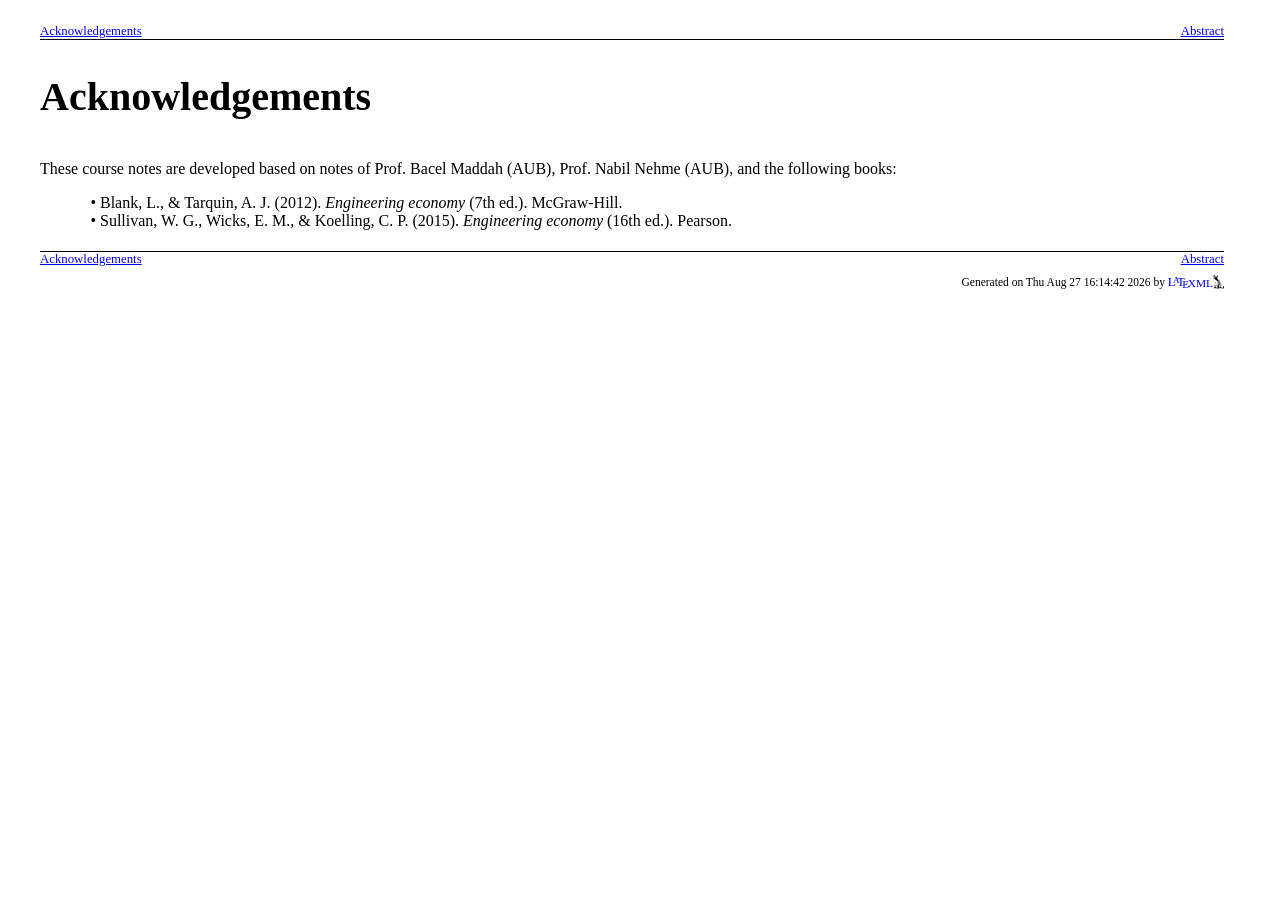
<file: docs/Chx1.html>
<!DOCTYPE html><html lang="en">
<head>
<meta http-equiv="content-type" content="text/html; charset=UTF-8">
<title>Acknowledgements</title>
<!--Generated on Thu Aug 27 16:14:42 2026 by LaTeXML (version 0.8.8) http://dlmf.nist.gov/LaTeXML/.-->

<link rel="stylesheet" href="LaTeXML.css" type="text/css">
<link rel="stylesheet" href="ltx-book.css" type="text/css">
<meta name="viewport" content="width=device-width, initial-scale=1, shrink-to-fit=no">
<link rel="start" href="./" title="">
<link rel="prev" href="./" title="">
<link rel="next" href="Chx2.html" title="Abstract">
<link rel="chapter" href="Chx2.html" title="Abstract">
<link rel="chapter" href="Ch1.html" title="Chapter 1 Foundation of Engineering Economy">
<link rel="chapter" href="Ch2.html" title="Chapter 2 How Time and Interest affect money">
<link rel="chapter" href="Ch3.html" title="Chapter 3 Nominal and Effective Interest Rates">
<link rel="chapter" href="Ch4.html" title="Chapter 4 Present Worth and Related Economic Criteria">
<link rel="chapter" href="Ch5.html" title="Chapter 5 Annual Worth Analysis">
<link rel="chapter" href="Ch6.html" title="Chapter 6 Rate of Return Analysis: Single Alternative">
<link rel="chapter" href="Ch7.html" title="Chapter 7 Rate of Return Analysis: Multiple Alternatives">
<link rel="chapter" href="Chx3.html" title="Formula Sheet">
</head>
<body>
<div class="ltx_page_main">
<header class="ltx_page_header">
<div class="ltx_align_center">
<a href="./" title="" class="ltx_ref" rel="prev"><span class="ltx_text ltx_ref_title">Acknowledgements</span></a><a href="Chx2.html" title="" class="ltx_ref" rel="next"><span class="ltx_text ltx_ref_title">Abstract</span></a>
</div></header>
<div class="ltx_page_content">
<section class="ltx_chapter">
<h1 class="ltx_title ltx_title_chapter">Acknowledgements</h1>

<div id="p1" class="ltx_para">
<p class="ltx_p">These course notes are developed based on notes of Prof. Bacel Maddah (AUB), Prof. Nabil Nehme (AUB), and the following books:</p>
<ul id="S0.I1" class="ltx_itemize">
<li id="S0.I1.i1" class="ltx_item" style="list-style-type:none;">
<span class="ltx_tag ltx_tag_item">•</span> 
<div id="S0.I1.i1.p1" class="ltx_para">
<p class="ltx_p">Blank, L., &amp; Tarquin, A. J. (2012). <span class="ltx_text ltx_font_italic">Engineering economy</span> (7th ed.). McGraw-Hill.</p>
</div>
</li>
<li id="S0.I1.i2" class="ltx_item" style="list-style-type:none;">
<span class="ltx_tag ltx_tag_item">•</span> 
<div id="S0.I1.i2.p1" class="ltx_para">
<p class="ltx_p">Sullivan, W. G., Wicks, E. M., &amp; Koelling, C. P. (2015). <span class="ltx_text ltx_font_italic">Engineering economy</span> (16th ed.). Pearson.</p>
</div>
</li>
</ul>
</div>
</section>
</div>
<footer class="ltx_page_footer">
<div class="ltx_align_center">
<a href="./" title="" class="ltx_ref" rel="prev"><span class="ltx_text ltx_ref_title">Acknowledgements</span></a><a href="Chx2.html" title="" class="ltx_ref" rel="next"><span class="ltx_text ltx_ref_title">Abstract</span></a>
</div>
<div class="ltx_page_logo">Generated  on Thu Aug 27 16:14:42 2026 by <a href="http://dlmf.nist.gov/LaTeXML/" class="ltx_LaTeXML_logo"><span style="letter-spacing:-0.2em; margin-right:0.1em;">L<span class="ltx_font_smallcaps" style="position:relative; bottom:2.2pt;">a</span>T<span class="ltx_font_smallcaps" style="font-size:120%;position:relative; bottom:-0.2ex;">e</span></span><span style="font-size:90%; position:relative; bottom:-0.2ex;">XML</span><img src="[data-uri]" alt="Mascot Sammy"></a>
</div></footer>
</div>
</body>
</html>
</file>
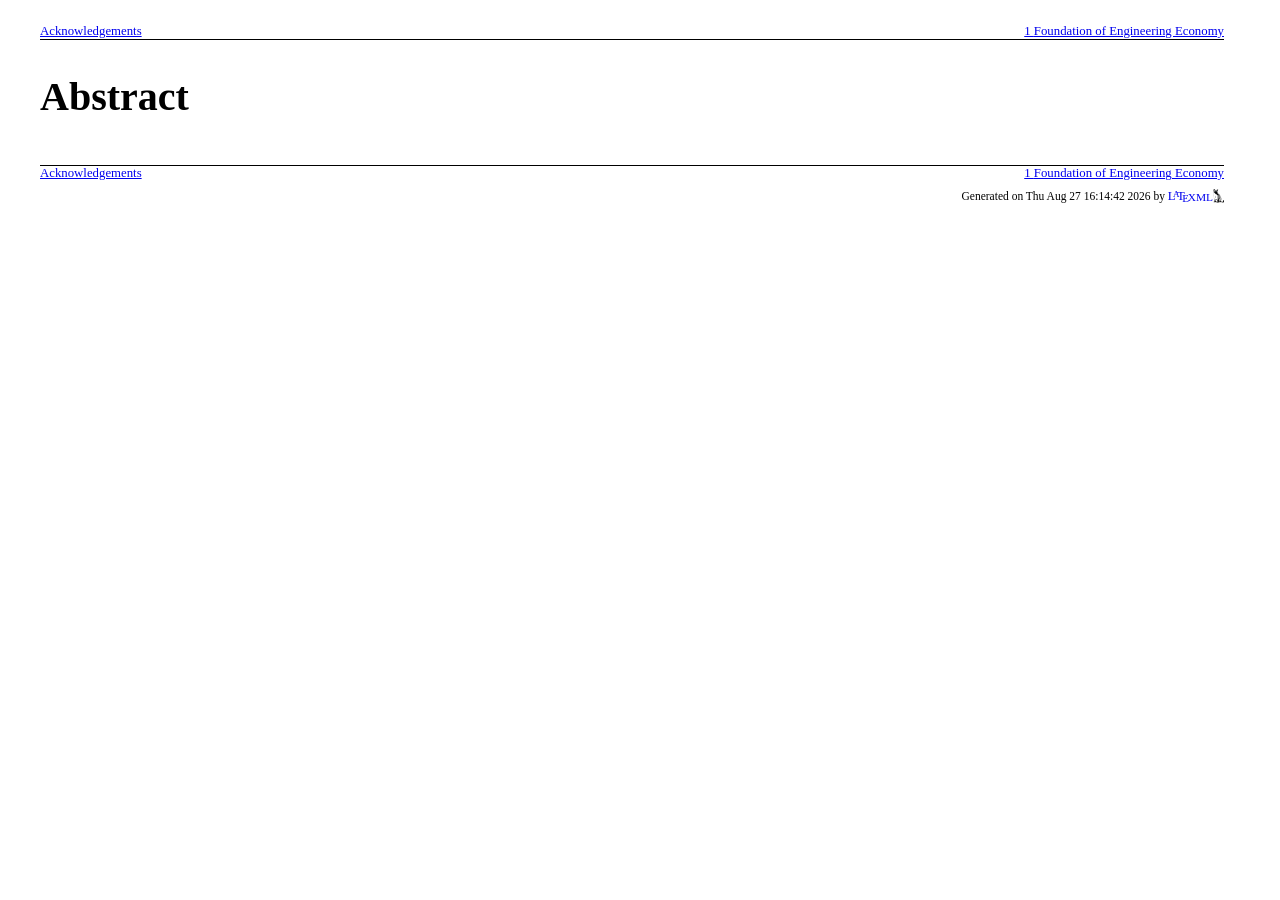
<file: docs/Chx2.html>
<!DOCTYPE html><html lang="en">
<head>
<meta http-equiv="content-type" content="text/html; charset=UTF-8">
<title>Abstract</title>
<!--Generated on Thu Aug 27 16:14:42 2026 by LaTeXML (version 0.8.8) http://dlmf.nist.gov/LaTeXML/.-->

<link rel="stylesheet" href="LaTeXML.css" type="text/css">
<link rel="stylesheet" href="ltx-book.css" type="text/css">
<meta name="viewport" content="width=device-width, initial-scale=1, shrink-to-fit=no">
<link rel="start" href="./" title="">
<link rel="prev" href="Chx1.html" title="Acknowledgements">
<link rel="next" href="Ch1.html" title="Chapter 1 Foundation of Engineering Economy">
<link rel="chapter" href="Chx1.html" title="Acknowledgements">
<link rel="chapter" href="Ch1.html" title="Chapter 1 Foundation of Engineering Economy">
<link rel="chapter" href="Ch2.html" title="Chapter 2 How Time and Interest affect money">
<link rel="chapter" href="Ch3.html" title="Chapter 3 Nominal and Effective Interest Rates">
<link rel="chapter" href="Ch4.html" title="Chapter 4 Present Worth and Related Economic Criteria">
<link rel="chapter" href="Ch5.html" title="Chapter 5 Annual Worth Analysis">
<link rel="chapter" href="Ch6.html" title="Chapter 6 Rate of Return Analysis: Single Alternative">
<link rel="chapter" href="Ch7.html" title="Chapter 7 Rate of Return Analysis: Multiple Alternatives">
<link rel="chapter" href="Chx3.html" title="Formula Sheet">
</head>
<body>
<div class="ltx_page_main">
<header class="ltx_page_header">
<div class="ltx_align_center">
<a href="Chx1.html" title="" class="ltx_ref" rel="prev"><span class="ltx_text ltx_ref_title">Acknowledgements</span></a><a href="Ch1.html" title="" class="ltx_ref" rel="next"><span class="ltx_text ltx_ref_title"><span class="ltx_tag ltx_tag_ref">1 </span>Foundation of Engineering Economy</span></a>
</div></header>
<div class="ltx_page_content">
<section class="ltx_chapter">
<h1 class="ltx_title ltx_title_chapter">Abstract</h1>

</section>
</div>
<footer class="ltx_page_footer">
<div class="ltx_align_center">
<a href="Chx1.html" title="" class="ltx_ref" rel="prev"><span class="ltx_text ltx_ref_title">Acknowledgements</span></a><a href="Ch1.html" title="" class="ltx_ref" rel="next"><span class="ltx_text ltx_ref_title"><span class="ltx_tag ltx_tag_ref">1 </span>Foundation of Engineering Economy</span></a>
</div>
<div class="ltx_page_logo">Generated  on Thu Aug 27 16:14:42 2026 by <a href="http://dlmf.nist.gov/LaTeXML/" class="ltx_LaTeXML_logo"><span style="letter-spacing:-0.2em; margin-right:0.1em;">L<span class="ltx_font_smallcaps" style="position:relative; bottom:2.2pt;">a</span>T<span class="ltx_font_smallcaps" style="font-size:120%;position:relative; bottom:-0.2ex;">e</span></span><span style="font-size:90%; position:relative; bottom:-0.2ex;">XML</span><img src="[data-uri]" alt="Mascot Sammy"></a>
</div></footer>
</div>
</body>
</html>
</file>
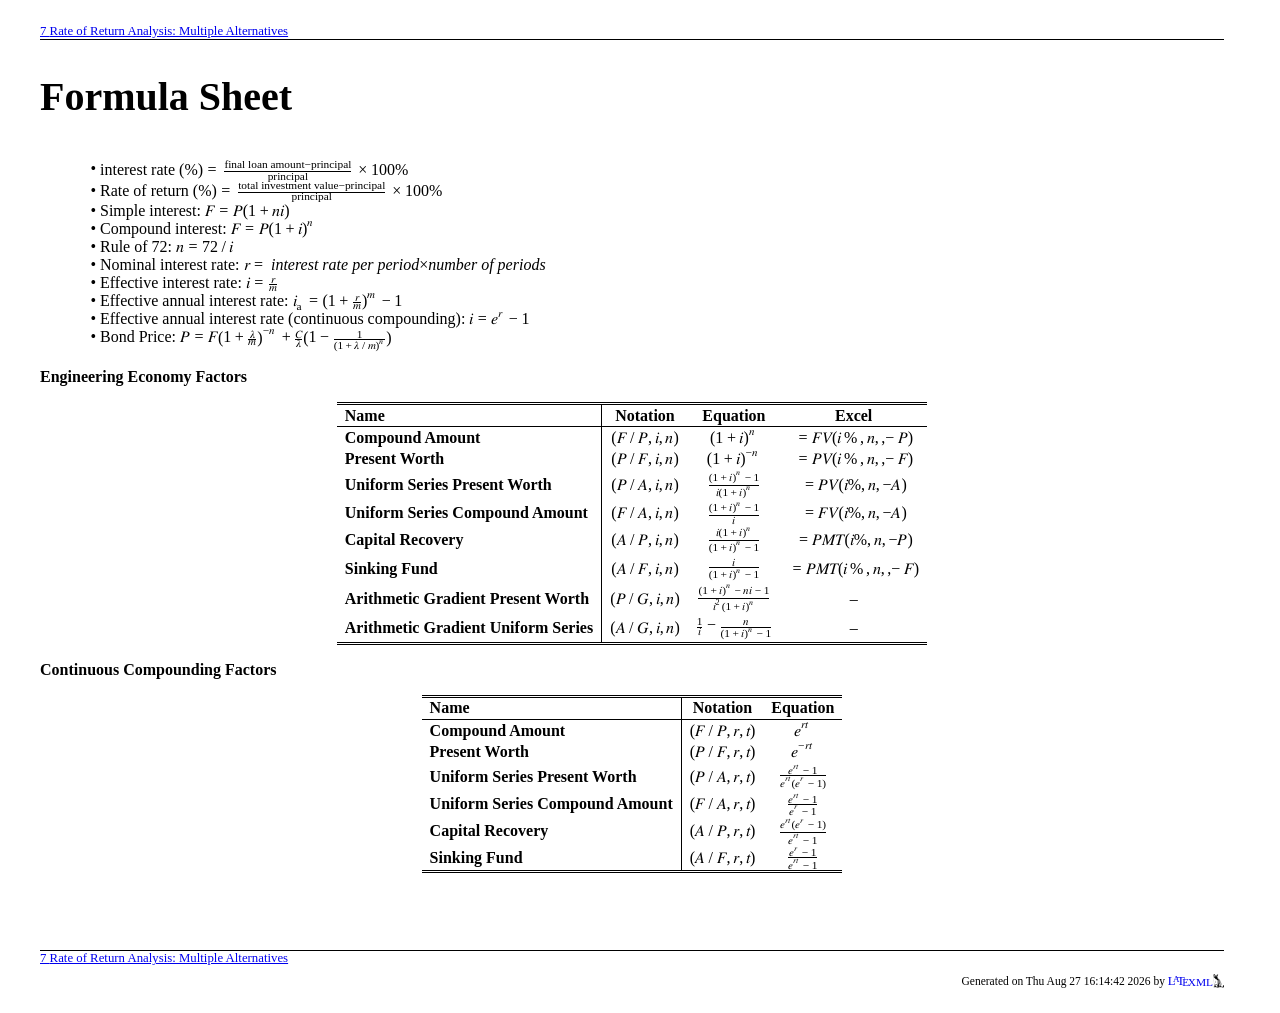
<file: docs/Chx3.html>
<!DOCTYPE html><html lang="en">
<head>
<meta http-equiv="content-type" content="text/html; charset=UTF-8">
<title>Formula Sheet</title>
<!--Generated on Thu Aug 27 16:14:42 2026 by LaTeXML (version 0.8.8) http://dlmf.nist.gov/LaTeXML/.-->

<link rel="stylesheet" href="LaTeXML.css" type="text/css">
<link rel="stylesheet" href="ltx-book.css" type="text/css">
<meta name="viewport" content="width=device-width, initial-scale=1, shrink-to-fit=no">
<link rel="start" href="./" title="">
<link rel="prev" href="Ch7.html" title="Chapter 7 Rate of Return Analysis: Multiple Alternatives">
<link rel="chapter" href="Chx1.html" title="Acknowledgements">
<link rel="chapter" href="Chx2.html" title="Abstract">
<link rel="chapter" href="Ch1.html" title="Chapter 1 Foundation of Engineering Economy">
<link rel="chapter" href="Ch2.html" title="Chapter 2 How Time and Interest affect money">
<link rel="chapter" href="Ch3.html" title="Chapter 3 Nominal and Effective Interest Rates">
<link rel="chapter" href="Ch4.html" title="Chapter 4 Present Worth and Related Economic Criteria">
<link rel="chapter" href="Ch5.html" title="Chapter 5 Annual Worth Analysis">
<link rel="chapter" href="Ch6.html" title="Chapter 6 Rate of Return Analysis: Single Alternative">
<link rel="chapter" href="Ch7.html" title="Chapter 7 Rate of Return Analysis: Multiple Alternatives">
</head>
<body>
<div class="ltx_page_main">
<header class="ltx_page_header">
<div class="ltx_align_center">
<a href="Ch7.html" title="" class="ltx_ref" rel="prev"><span class="ltx_text ltx_ref_title"><span class="ltx_tag ltx_tag_ref">7 </span>Rate of Return Analysis: Multiple Alternatives</span></a>
</div></header>
<div class="ltx_page_content">
<section class="ltx_chapter">
<h1 class="ltx_title ltx_title_chapter">Formula Sheet</h1>

<div id="p1" class="ltx_para">
<ul id="S5.I1" class="ltx_itemize">
<li id="S5.I1.i1" class="ltx_item" style="list-style-type:none;">
<span class="ltx_tag ltx_tag_item">•</span> 
<div id="S5.I1.i1.p1" class="ltx_para">
<p class="ltx_p"><math id="S5.I1.i1.p1.m1" class="ltx_Math" alttext="\text{interest rate (\%)}=\frac{\text{final loan amount}-\text{principal}}{%
\text{principal}}\times 100\%" display="inline"><mrow><mtext>interest rate (%)</mtext><mo>=</mo><mrow><mfrac><mrow><mtext>final loan amount</mtext><mo>−</mo><mtext>principal</mtext></mrow><mtext>principal</mtext></mfrac><mo lspace="0.222em" rspace="0.222em">×</mo><mrow><mn>100</mn><mo>%</mo></mrow></mrow></mrow></math></p>
</div>
</li>
<li id="S5.I1.i2" class="ltx_item" style="list-style-type:none;">
<span class="ltx_tag ltx_tag_item">•</span> 
<div id="S5.I1.i2.p1" class="ltx_para">
<p class="ltx_p"><math id="S5.I1.i2.p1.m1" class="ltx_Math" alttext="\text{Rate of return (\%)}=\frac{\text{total investment value}-\text{principal%
}}{\text{principal}}\times 100\%" display="inline"><mrow><mtext>Rate of return (%)</mtext><mo>=</mo><mrow><mfrac><mrow><mtext>total investment value</mtext><mo>−</mo><mtext>principal</mtext></mrow><mtext>principal</mtext></mfrac><mo lspace="0.222em" rspace="0.222em">×</mo><mrow><mn>100</mn><mo>%</mo></mrow></mrow></mrow></math></p>
</div>
</li>
<li id="S5.I1.i3" class="ltx_item" style="list-style-type:none;">
<span class="ltx_tag ltx_tag_item">•</span> 
<div id="S5.I1.i3.p1" class="ltx_para">
<p class="ltx_p">Simple interest: <math id="S5.I1.i3.p1.m1" class="ltx_Math" alttext="F=P(1+ni)" display="inline"><mrow><mi>F</mi><mo>=</mo><mrow><mi>P</mi><mo>⁢</mo><mrow><mo stretchy="false">(</mo><mrow><mn>1</mn><mo>+</mo><mrow><mi>n</mi><mo>⁢</mo><mi>i</mi></mrow></mrow><mo stretchy="false">)</mo></mrow></mrow></mrow></math></p>
</div>
</li>
<li id="S5.I1.i4" class="ltx_item" style="list-style-type:none;">
<span class="ltx_tag ltx_tag_item">•</span> 
<div id="S5.I1.i4.p1" class="ltx_para">
<p class="ltx_p">Compound interest: <math id="S5.I1.i4.p1.m1" class="ltx_Math" alttext="F=P(1+i)^{n}" display="inline"><mrow><mi>F</mi><mo>=</mo><mrow><mi>P</mi><mo>⁢</mo><msup><mrow><mo stretchy="false">(</mo><mrow><mn>1</mn><mo>+</mo><mi>i</mi></mrow><mo stretchy="false">)</mo></mrow><mi>n</mi></msup></mrow></mrow></math></p>
</div>
</li>
<li id="S5.I1.i5" class="ltx_item" style="list-style-type:none;">
<span class="ltx_tag ltx_tag_item">•</span> 
<div id="S5.I1.i5.p1" class="ltx_para">
<p class="ltx_p">Rule of 72: <math id="S5.I1.i5.p1.m1" class="ltx_Math" alttext="n=72/i" display="inline"><mrow><mi>n</mi><mo>=</mo><mrow><mn>72</mn><mo>/</mo><mi>i</mi></mrow></mrow></math></p>
</div>
</li>
<li id="S5.I1.i6" class="ltx_item" style="list-style-type:none;">
<span class="ltx_tag ltx_tag_item">•</span> 
<div id="S5.I1.i6.p1" class="ltx_para">
<p class="ltx_p">Nominal interest rate: <math id="S5.I1.i6.p1.m1" class="ltx_Math" alttext="r=\textit{interest rate per period}\times\textit{number of periods}" display="inline"><mrow><mi>r</mi><mo>=</mo><mrow><mtext class="ltx_mathvariant_italic">interest rate per period</mtext><mo lspace="0.222em" rspace="0.222em">×</mo><mtext class="ltx_mathvariant_italic">number of periods</mtext></mrow></mrow></math></p>
</div>
</li>
<li id="S5.I1.i7" class="ltx_item" style="list-style-type:none;">
<span class="ltx_tag ltx_tag_item">•</span> 
<div id="S5.I1.i7.p1" class="ltx_para">
<p class="ltx_p">Effective interest rate: <math id="S5.I1.i7.p1.m1" class="ltx_Math" alttext="i=\frac{r}{m}" display="inline"><mrow><mi>i</mi><mo>=</mo><mfrac><mi>r</mi><mi>m</mi></mfrac></mrow></math></p>
</div>
</li>
<li id="S5.I1.i8" class="ltx_item" style="list-style-type:none;">
<span class="ltx_tag ltx_tag_item">•</span> 
<div id="S5.I1.i8.p1" class="ltx_para">
<p class="ltx_p">Effective annual interest rate: <math id="S5.I1.i8.p1.m1" class="ltx_Math" alttext="i_{\mathrm{a}}=\left(1+\frac{r}{m}\right)^{m}-1" display="inline"><mrow><msub><mi>i</mi><mi mathvariant="normal">a</mi></msub><mo>=</mo><mrow><msup><mrow><mo>(</mo><mrow><mn>1</mn><mo>+</mo><mfrac><mi>r</mi><mi>m</mi></mfrac></mrow><mo>)</mo></mrow><mi>m</mi></msup><mo>−</mo><mn>1</mn></mrow></mrow></math></p>
</div>
</li>
<li id="S5.I1.i9" class="ltx_item" style="list-style-type:none;">
<span class="ltx_tag ltx_tag_item">•</span> 
<div id="S5.I1.i9.p1" class="ltx_para">
<p class="ltx_p">Effective annual interest rate (continuous compounding): <math id="S5.I1.i9.p1.m1" class="ltx_Math" alttext="i=e^{r}-1" display="inline"><mrow><mi>i</mi><mo>=</mo><mrow><msup><mi>e</mi><mi>r</mi></msup><mo>−</mo><mn>1</mn></mrow></mrow></math></p>
</div>
</li>
<li id="S5.I1.i10" class="ltx_item" style="list-style-type:none;">
<span class="ltx_tag ltx_tag_item">•</span> 
<div id="S5.I1.i10.p1" class="ltx_para">
<p class="ltx_p">Bond Price: <math id="S5.I1.i10.p1.m1" class="ltx_Math" alttext="P=F\left(1+\frac{\lambda}{m}\right)^{-n}+\frac{C}{\lambda}\left(1-\frac{1}{(1+%
\lambda/m)^{n}}\right)" display="inline"><mrow><mi>P</mi><mo>=</mo><mrow><mrow><mi>F</mi><mo>⁢</mo><msup><mrow><mo>(</mo><mrow><mn>1</mn><mo>+</mo><mfrac><mi>λ</mi><mi>m</mi></mfrac></mrow><mo>)</mo></mrow><mrow><mo>−</mo><mi>n</mi></mrow></msup></mrow><mo>+</mo><mrow><mfrac><mi>C</mi><mi>λ</mi></mfrac><mo>⁢</mo><mrow><mo>(</mo><mrow><mn>1</mn><mo>−</mo><mfrac><mn>1</mn><msup><mrow><mo stretchy="false">(</mo><mrow><mn>1</mn><mo>+</mo><mrow><mi>λ</mi><mo>/</mo><mi>m</mi></mrow></mrow><mo stretchy="false">)</mo></mrow><mi>n</mi></msup></mfrac></mrow><mo>)</mo></mrow></mrow></mrow></mrow></math></p>
</div>
</li>
</ul>
</div>
<div id="p2" class="ltx_para ltx_noindent">
<p class="ltx_p"><span class="ltx_text ltx_font_bold">Engineering Economy Factors</span></p>
</div>
<figure id="tab1" class="ltx_table">
<table class="ltx_tabular ltx_guessed_headers ltx_align_middle">
<thead class="ltx_thead">
<tr class="ltx_tr">
<th class="ltx_td ltx_align_left ltx_th ltx_th_column ltx_th_row ltx_border_r ltx_border_tt"><span class="ltx_text ltx_font_bold">Name</span></th>
<th class="ltx_td ltx_align_center ltx_th ltx_th_column ltx_border_tt"><span class="ltx_text ltx_font_bold">Notation</span></th>
<th class="ltx_td ltx_align_center ltx_th ltx_th_column ltx_border_tt"><span class="ltx_text ltx_font_bold">Equation</span></th>
<th class="ltx_td ltx_align_center ltx_th ltx_th_column ltx_border_tt"><span class="ltx_text ltx_font_bold">Excel</span></th>
</tr>
</thead>
<tbody class="ltx_tbody">
<tr class="ltx_tr">
<th class="ltx_td ltx_align_left ltx_th ltx_th_row ltx_border_r ltx_border_t">Compound Amount</th>
<td class="ltx_td ltx_align_center ltx_border_t"><math id="m1" class="ltx_Math" alttext="(F/P,i,n)" display="inline"><mrow><mo stretchy="false">(</mo><mrow><mi>F</mi><mo>/</mo><mi>P</mi></mrow><mo>,</mo><mi>i</mi><mo>,</mo><mi>n</mi><mo stretchy="false">)</mo></mrow></math></td>
<td class="ltx_td ltx_align_center ltx_border_t"><math id="m2" class="ltx_Math" alttext="(1+i)^{n}" display="inline"><msup><mrow><mo stretchy="false">(</mo><mrow><mn>1</mn><mo>+</mo><mi>i</mi></mrow><mo stretchy="false">)</mo></mrow><mi>n</mi></msup></math></td>
<td class="ltx_td ltx_align_center ltx_border_t"><math id="m3" class="ltx_math_unparsed" alttext="=FV(i\%,n,,-P)" display="inline"><mrow><mo>=</mo><mi>F</mi><mi>V</mi><mrow><mo stretchy="false">(</mo><mi>i</mi><mo>%</mo><mo>,</mo><mi>n</mi><mo>,</mo><mo rspace="0em">,</mo><mo lspace="0em">−</mo><mi>P</mi><mo stretchy="false">)</mo></mrow></mrow></math></td>
</tr>
<tr class="ltx_tr">
<th class="ltx_td ltx_align_left ltx_th ltx_th_row ltx_border_r">Present Worth</th>
<td class="ltx_td ltx_align_center"><math id="m4" class="ltx_Math" alttext="(P/F,i,n)" display="inline"><mrow><mo stretchy="false">(</mo><mrow><mi>P</mi><mo>/</mo><mi>F</mi></mrow><mo>,</mo><mi>i</mi><mo>,</mo><mi>n</mi><mo stretchy="false">)</mo></mrow></math></td>
<td class="ltx_td ltx_align_center"><math id="m5" class="ltx_Math" alttext="(1+i)^{-n}" display="inline"><msup><mrow><mo stretchy="false">(</mo><mrow><mn>1</mn><mo>+</mo><mi>i</mi></mrow><mo stretchy="false">)</mo></mrow><mrow><mo>−</mo><mi>n</mi></mrow></msup></math></td>
<td class="ltx_td ltx_align_center"><math id="m6" class="ltx_math_unparsed" alttext="=PV(i\%,n,,-F)" display="inline"><mrow><mo>=</mo><mi>P</mi><mi>V</mi><mrow><mo stretchy="false">(</mo><mi>i</mi><mo>%</mo><mo>,</mo><mi>n</mi><mo>,</mo><mo rspace="0em">,</mo><mo lspace="0em">−</mo><mi>F</mi><mo stretchy="false">)</mo></mrow></mrow></math></td>
</tr>
<tr class="ltx_tr">
<th class="ltx_td ltx_align_left ltx_th ltx_th_row ltx_border_r">Uniform Series Present Worth</th>
<td class="ltx_td ltx_align_center"><math id="m7" class="ltx_Math" alttext="(P/A,i,n)" display="inline"><mrow><mo stretchy="false">(</mo><mrow><mi>P</mi><mo>/</mo><mi>A</mi></mrow><mo>,</mo><mi>i</mi><mo>,</mo><mi>n</mi><mo stretchy="false">)</mo></mrow></math></td>
<td class="ltx_td ltx_align_center"><math id="m8" class="ltx_Math" alttext="\frac{(1+i)^{n}-1}{i(1+i)^{n}}" display="inline"><mfrac><mrow><msup><mrow><mo stretchy="false">(</mo><mrow><mn>1</mn><mo>+</mo><mi>i</mi></mrow><mo stretchy="false">)</mo></mrow><mi>n</mi></msup><mo>−</mo><mn>1</mn></mrow><mrow><mi>i</mi><mo>⁢</mo><msup><mrow><mo stretchy="false">(</mo><mrow><mn>1</mn><mo>+</mo><mi>i</mi></mrow><mo stretchy="false">)</mo></mrow><mi>n</mi></msup></mrow></mfrac></math></td>
<td class="ltx_td ltx_align_center"><math id="m9" class="ltx_Math" alttext="=PV(i\%,n,-A)" display="inline"><mrow><mi></mi><mo>=</mo><mrow><mi>P</mi><mo>⁢</mo><mi>V</mi><mo>⁢</mo><mrow><mo stretchy="false">(</mo><mrow><mi>i</mi><mo>%</mo></mrow><mo>,</mo><mi>n</mi><mo>,</mo><mrow><mo>−</mo><mi>A</mi></mrow><mo stretchy="false">)</mo></mrow></mrow></mrow></math></td>
</tr>
<tr class="ltx_tr">
<th class="ltx_td ltx_align_left ltx_th ltx_th_row ltx_border_r">Uniform Series Compound Amount</th>
<td class="ltx_td ltx_align_center"><math id="m10" class="ltx_Math" alttext="(F/A,i,n)" display="inline"><mrow><mo stretchy="false">(</mo><mrow><mi>F</mi><mo>/</mo><mi>A</mi></mrow><mo>,</mo><mi>i</mi><mo>,</mo><mi>n</mi><mo stretchy="false">)</mo></mrow></math></td>
<td class="ltx_td ltx_align_center"><math id="m11" class="ltx_Math" alttext="\frac{(1+i)^{n}-1}{i}" display="inline"><mfrac><mrow><msup><mrow><mo stretchy="false">(</mo><mrow><mn>1</mn><mo>+</mo><mi>i</mi></mrow><mo stretchy="false">)</mo></mrow><mi>n</mi></msup><mo>−</mo><mn>1</mn></mrow><mi>i</mi></mfrac></math></td>
<td class="ltx_td ltx_align_center"><math id="m12" class="ltx_Math" alttext="=FV(i\%,n,-A)" display="inline"><mrow><mi></mi><mo>=</mo><mrow><mi>F</mi><mo>⁢</mo><mi>V</mi><mo>⁢</mo><mrow><mo stretchy="false">(</mo><mrow><mi>i</mi><mo>%</mo></mrow><mo>,</mo><mi>n</mi><mo>,</mo><mrow><mo>−</mo><mi>A</mi></mrow><mo stretchy="false">)</mo></mrow></mrow></mrow></math></td>
</tr>
<tr class="ltx_tr">
<th class="ltx_td ltx_align_left ltx_th ltx_th_row ltx_border_r">Capital Recovery</th>
<td class="ltx_td ltx_align_center"><math id="m13" class="ltx_Math" alttext="(A/P,i,n)" display="inline"><mrow><mo stretchy="false">(</mo><mrow><mi>A</mi><mo>/</mo><mi>P</mi></mrow><mo>,</mo><mi>i</mi><mo>,</mo><mi>n</mi><mo stretchy="false">)</mo></mrow></math></td>
<td class="ltx_td ltx_align_center"><math id="m14" class="ltx_Math" alttext="\frac{i(1+i)^{n}}{(1+i)^{n}-1}" display="inline"><mfrac><mrow><mi>i</mi><mo>⁢</mo><msup><mrow><mo stretchy="false">(</mo><mrow><mn>1</mn><mo>+</mo><mi>i</mi></mrow><mo stretchy="false">)</mo></mrow><mi>n</mi></msup></mrow><mrow><msup><mrow><mo stretchy="false">(</mo><mrow><mn>1</mn><mo>+</mo><mi>i</mi></mrow><mo stretchy="false">)</mo></mrow><mi>n</mi></msup><mo>−</mo><mn>1</mn></mrow></mfrac></math></td>
<td class="ltx_td ltx_align_center"><math id="m15" class="ltx_Math" alttext="=PMT(i\%,n,-P)" display="inline"><mrow><mi></mi><mo>=</mo><mrow><mi>P</mi><mo>⁢</mo><mi>M</mi><mo>⁢</mo><mi>T</mi><mo>⁢</mo><mrow><mo stretchy="false">(</mo><mrow><mi>i</mi><mo>%</mo></mrow><mo>,</mo><mi>n</mi><mo>,</mo><mrow><mo>−</mo><mi>P</mi></mrow><mo stretchy="false">)</mo></mrow></mrow></mrow></math></td>
</tr>
<tr class="ltx_tr">
<th class="ltx_td ltx_align_left ltx_th ltx_th_row ltx_border_r">Sinking Fund</th>
<td class="ltx_td ltx_align_center"><math id="m16" class="ltx_Math" alttext="(A/F,i,n)" display="inline"><mrow><mo stretchy="false">(</mo><mrow><mi>A</mi><mo>/</mo><mi>F</mi></mrow><mo>,</mo><mi>i</mi><mo>,</mo><mi>n</mi><mo stretchy="false">)</mo></mrow></math></td>
<td class="ltx_td ltx_align_center"><math id="m17" class="ltx_Math" alttext="\frac{i}{(1+i)^{n}-1}" display="inline"><mfrac><mi>i</mi><mrow><msup><mrow><mo stretchy="false">(</mo><mrow><mn>1</mn><mo>+</mo><mi>i</mi></mrow><mo stretchy="false">)</mo></mrow><mi>n</mi></msup><mo>−</mo><mn>1</mn></mrow></mfrac></math></td>
<td class="ltx_td ltx_align_center"><math id="m18" class="ltx_math_unparsed" alttext="=PMT(i\%,n,,-F)" display="inline"><mrow><mo>=</mo><mi>P</mi><mi>M</mi><mi>T</mi><mrow><mo stretchy="false">(</mo><mi>i</mi><mo>%</mo><mo>,</mo><mi>n</mi><mo>,</mo><mo rspace="0em">,</mo><mo lspace="0em">−</mo><mi>F</mi><mo stretchy="false">)</mo></mrow></mrow></math></td>
</tr>
<tr class="ltx_tr">
<th class="ltx_td ltx_align_left ltx_th ltx_th_row ltx_border_r">Arithmetic Gradient Present Worth</th>
<td class="ltx_td ltx_align_center"><math id="m19" class="ltx_Math" alttext="(P/G,i,n)" display="inline"><mrow><mo stretchy="false">(</mo><mrow><mi>P</mi><mo>/</mo><mi>G</mi></mrow><mo>,</mo><mi>i</mi><mo>,</mo><mi>n</mi><mo stretchy="false">)</mo></mrow></math></td>
<td class="ltx_td ltx_align_center"><math id="m20" class="ltx_Math" alttext="\frac{(1+i)^{n}-ni-1}{i^{2}(1+i)^{n}}" display="inline"><mfrac><mrow><msup><mrow><mo stretchy="false">(</mo><mrow><mn>1</mn><mo>+</mo><mi>i</mi></mrow><mo stretchy="false">)</mo></mrow><mi>n</mi></msup><mo>−</mo><mrow><mi>n</mi><mo>⁢</mo><mi>i</mi></mrow><mo>−</mo><mn>1</mn></mrow><mrow><msup><mi>i</mi><mn>2</mn></msup><mo>⁢</mo><msup><mrow><mo stretchy="false">(</mo><mrow><mn>1</mn><mo>+</mo><mi>i</mi></mrow><mo stretchy="false">)</mo></mrow><mi>n</mi></msup></mrow></mfrac></math></td>
<td class="ltx_td ltx_align_center">–</td>
</tr>
<tr class="ltx_tr">
<th class="ltx_td ltx_align_left ltx_th ltx_th_row ltx_border_bb ltx_border_r">Arithmetic Gradient Uniform Series</th>
<td class="ltx_td ltx_align_center ltx_border_bb"><math id="m21" class="ltx_Math" alttext="(A/G,i,n)" display="inline"><mrow><mo stretchy="false">(</mo><mrow><mi>A</mi><mo>/</mo><mi>G</mi></mrow><mo>,</mo><mi>i</mi><mo>,</mo><mi>n</mi><mo stretchy="false">)</mo></mrow></math></td>
<td class="ltx_td ltx_align_center ltx_border_bb"><math id="m22" class="ltx_Math" alttext="\frac{1}{i}-\frac{n}{(1+i)^{n}-1}" display="inline"><mrow><mfrac><mn>1</mn><mi>i</mi></mfrac><mo>−</mo><mfrac><mi>n</mi><mrow><msup><mrow><mo stretchy="false">(</mo><mrow><mn>1</mn><mo>+</mo><mi>i</mi></mrow><mo stretchy="false">)</mo></mrow><mi>n</mi></msup><mo>−</mo><mn>1</mn></mrow></mfrac></mrow></math></td>
<td class="ltx_td ltx_align_center ltx_border_bb">–</td>
</tr>
</tbody>
</table>
</figure>
<div id="p3" class="ltx_para ltx_noindent">
<p class="ltx_p"><span class="ltx_text ltx_font_bold">Continuous Compounding Factors</span></p>
</div>
<figure id="tab2" class="ltx_table">
<table class="ltx_tabular ltx_guessed_headers ltx_align_middle">
<thead class="ltx_thead">
<tr class="ltx_tr">
<th class="ltx_td ltx_align_left ltx_th ltx_th_column ltx_th_row ltx_border_r ltx_border_tt"><span class="ltx_text ltx_font_bold">Name</span></th>
<th class="ltx_td ltx_align_center ltx_th ltx_th_column ltx_border_tt"><span class="ltx_text ltx_font_bold">Notation</span></th>
<th class="ltx_td ltx_align_center ltx_th ltx_th_column ltx_border_tt"><span class="ltx_text ltx_font_bold">Equation</span></th>
</tr>
</thead>
<tbody class="ltx_tbody">
<tr class="ltx_tr">
<th class="ltx_td ltx_align_left ltx_th ltx_th_row ltx_border_r ltx_border_t">Compound Amount</th>
<td class="ltx_td ltx_align_center ltx_border_t"><math id="m23" class="ltx_Math" alttext="(F/P,r,t)" display="inline"><mrow><mo stretchy="false">(</mo><mrow><mi>F</mi><mo>/</mo><mi>P</mi></mrow><mo>,</mo><mi>r</mi><mo>,</mo><mi>t</mi><mo stretchy="false">)</mo></mrow></math></td>
<td class="ltx_td ltx_align_center ltx_border_t"><math id="m24" class="ltx_Math" alttext="e^{rt}" display="inline"><msup><mi>e</mi><mrow><mi>r</mi><mo>⁢</mo><mi>t</mi></mrow></msup></math></td>
</tr>
<tr class="ltx_tr">
<th class="ltx_td ltx_align_left ltx_th ltx_th_row ltx_border_r">Present Worth</th>
<td class="ltx_td ltx_align_center"><math id="m25" class="ltx_Math" alttext="(P/F,r,t)" display="inline"><mrow><mo stretchy="false">(</mo><mrow><mi>P</mi><mo>/</mo><mi>F</mi></mrow><mo>,</mo><mi>r</mi><mo>,</mo><mi>t</mi><mo stretchy="false">)</mo></mrow></math></td>
<td class="ltx_td ltx_align_center"><math id="m26" class="ltx_Math" alttext="e^{-rt}" display="inline"><msup><mi>e</mi><mrow><mo>−</mo><mrow><mi>r</mi><mo>⁢</mo><mi>t</mi></mrow></mrow></msup></math></td>
</tr>
<tr class="ltx_tr">
<th class="ltx_td ltx_align_left ltx_th ltx_th_row ltx_border_r">Uniform Series Present Worth</th>
<td class="ltx_td ltx_align_center"><math id="m27" class="ltx_Math" alttext="(P/A,r,t)" display="inline"><mrow><mo stretchy="false">(</mo><mrow><mi>P</mi><mo>/</mo><mi>A</mi></mrow><mo>,</mo><mi>r</mi><mo>,</mo><mi>t</mi><mo stretchy="false">)</mo></mrow></math></td>
<td class="ltx_td ltx_align_center"><math id="m28" class="ltx_Math" alttext="\frac{e^{rt}-1}{e^{rt}(e^{r}-1)}" display="inline"><mfrac><mrow><msup><mi>e</mi><mrow><mi>r</mi><mo>⁢</mo><mi>t</mi></mrow></msup><mo>−</mo><mn>1</mn></mrow><mrow><msup><mi>e</mi><mrow><mi>r</mi><mo>⁢</mo><mi>t</mi></mrow></msup><mo>⁢</mo><mrow><mo stretchy="false">(</mo><mrow><msup><mi>e</mi><mi>r</mi></msup><mo>−</mo><mn>1</mn></mrow><mo stretchy="false">)</mo></mrow></mrow></mfrac></math></td>
</tr>
<tr class="ltx_tr">
<th class="ltx_td ltx_align_left ltx_th ltx_th_row ltx_border_r">Uniform Series Compound Amount</th>
<td class="ltx_td ltx_align_center"><math id="m29" class="ltx_Math" alttext="(F/A,r,t)" display="inline"><mrow><mo stretchy="false">(</mo><mrow><mi>F</mi><mo>/</mo><mi>A</mi></mrow><mo>,</mo><mi>r</mi><mo>,</mo><mi>t</mi><mo stretchy="false">)</mo></mrow></math></td>
<td class="ltx_td ltx_align_center"><math id="m30" class="ltx_Math" alttext="\frac{e^{rt}-1}{e^{r}-1}" display="inline"><mfrac><mrow><msup><mi>e</mi><mrow><mi>r</mi><mo>⁢</mo><mi>t</mi></mrow></msup><mo>−</mo><mn>1</mn></mrow><mrow><msup><mi>e</mi><mi>r</mi></msup><mo>−</mo><mn>1</mn></mrow></mfrac></math></td>
</tr>
<tr class="ltx_tr">
<th class="ltx_td ltx_align_left ltx_th ltx_th_row ltx_border_r">Capital Recovery</th>
<td class="ltx_td ltx_align_center"><math id="m31" class="ltx_Math" alttext="(A/P,r,t)" display="inline"><mrow><mo stretchy="false">(</mo><mrow><mi>A</mi><mo>/</mo><mi>P</mi></mrow><mo>,</mo><mi>r</mi><mo>,</mo><mi>t</mi><mo stretchy="false">)</mo></mrow></math></td>
<td class="ltx_td ltx_align_center"><math id="m32" class="ltx_Math" alttext="\frac{e^{rt}(e^{r}-1)}{e^{rt}-1}" display="inline"><mfrac><mrow><msup><mi>e</mi><mrow><mi>r</mi><mo>⁢</mo><mi>t</mi></mrow></msup><mo>⁢</mo><mrow><mo stretchy="false">(</mo><mrow><msup><mi>e</mi><mi>r</mi></msup><mo>−</mo><mn>1</mn></mrow><mo stretchy="false">)</mo></mrow></mrow><mrow><msup><mi>e</mi><mrow><mi>r</mi><mo>⁢</mo><mi>t</mi></mrow></msup><mo>−</mo><mn>1</mn></mrow></mfrac></math></td>
</tr>
<tr class="ltx_tr">
<th class="ltx_td ltx_align_left ltx_th ltx_th_row ltx_border_bb ltx_border_r">Sinking Fund</th>
<td class="ltx_td ltx_align_center ltx_border_bb"><math id="m33" class="ltx_Math" alttext="(A/F,r,t)" display="inline"><mrow><mo stretchy="false">(</mo><mrow><mi>A</mi><mo>/</mo><mi>F</mi></mrow><mo>,</mo><mi>r</mi><mo>,</mo><mi>t</mi><mo stretchy="false">)</mo></mrow></math></td>
<td class="ltx_td ltx_align_center ltx_border_bb"><math id="m34" class="ltx_Math" alttext="\frac{e^{r}-1}{e^{rt}-1}" display="inline"><mfrac><mrow><msup><mi>e</mi><mi>r</mi></msup><mo>−</mo><mn>1</mn></mrow><mrow><msup><mi>e</mi><mrow><mi>r</mi><mo>⁢</mo><mi>t</mi></mrow></msup><mo>−</mo><mn>1</mn></mrow></mfrac></math></td>
</tr>
</tbody>
</table>
</figure>
<div class="ltx_pagination ltx_role_newpage"></div>
<div class="ltx_pagination ltx_role_newpage"></div>
</section>
</div>
<footer class="ltx_page_footer">
<div class="ltx_align_center">
<a href="Ch7.html" title="" class="ltx_ref" rel="prev"><span class="ltx_text ltx_ref_title"><span class="ltx_tag ltx_tag_ref">7 </span>Rate of Return Analysis: Multiple Alternatives</span></a>
</div>
<div class="ltx_page_logo">Generated  on Thu Aug 27 16:14:42 2026 by <a href="http://dlmf.nist.gov/LaTeXML/" class="ltx_LaTeXML_logo"><span style="letter-spacing:-0.2em; margin-right:0.1em;">L<span class="ltx_font_smallcaps" style="position:relative; bottom:2.2pt;">a</span>T<span class="ltx_font_smallcaps" style="font-size:120%;position:relative; bottom:-0.2ex;">e</span></span><span style="font-size:90%; position:relative; bottom:-0.2ex;">XML</span><img src="[data-uri]" alt="Mascot Sammy"></a>
</div></footer>
</div>
</body>
</html>
</file>
<file: docs/LaTeXML.css>
/*======================================================================
 Core CSS for LaTeXML documents converted to (X)HTML */
/* Generic Page layout */
.ltx_page_header,
.ltx_page_footer { font-size:0.8em; }
.ltx_page_header *[rel~="prev"],
.ltx_page_footer *[rel~="prev"] { float:left; }
.ltx_page_header *[rel~="up"],
.ltx_page_footer *[rel~="up"]   { display:block; text-align:center; }
.ltx_page_header *[rel~="next"],
.ltx_page_footer *[rel~="next"] {  float:right; }
/* What was I trying for here; need more selective rule!
.ltx_page_header .ltx_ref,
.ltx_page_footer .ltx_ref {
    margin:0 1em; }
*/
.ltx_page_header li {
    padding:0.1em 0.2em 0.1em 1em;}

/* Main content */
.ltx_page_content { clear:both; }
.ltx_page_header  { border-bottom:1px solid; margin-bottom:5px; }
.ltx_page_footer  { clear:both; border-top:1px solid; margin-top:5px;  }

.ltx_page_header:after,
.ltx_page_footer:after,
.ltx_page_content:after {
    content:"."; display:block; height:0; clear:both; visibility:hidden; }
.ltx_page_footer:before {
    content:"."; display:block; height:0; clear:both; visibility:hidden; }

.ltx_page_logo     { font-size:90%; margin-top: 5px; clear:both; float:right; }
a.ltx_LaTeXML_logo { text-decoration: none; }
.ltx_page_logo img { vertical-align:-3px; }
.ltx_page_navbar .ltx_LaTeXML_logo,
.ltx_page_logo .ltx_LaTeXML_logo { font-size:110%; }
/* if shown */
.ltx_page_navbar li { white-space:nowrap; display:block; overflow:hidden; }
/* If ref got turned into span, it's "this section"*/
.ltx_page_navbar li span.ltx_ref { white-space:normal; overflow:visible; }

/* Ought to be easily removable/overridable? */
.ltx_pagination.ltx_role_newpage { height:2em; }
/*======================================================================
  Document Structure; Titles & Frontmatter */

/* undo bold here to remove the browser's native h# styling,
   at let all other styles override it (with more specific rules)*/
.ltx_title { font-size:100%; font-weight:normal; }

/* Hack to simulate run-in! put class="ltx_runin" on a title or tag
   for it to run-into the following text. */
.ltx_runin { display:inline; }
.ltx_runin:after { content:" "; }
.ltx_runin + .ltx_para,
.ltx_runin + .ltx_para p:first-child,
.ltx_runin + p:first-child {
    display:inline; }

.ltx_outdent { margin-left: -2em; }

/* .ltx_chapter_title, etc should be in ltx-article.css etc. */
.ltx_page_main { margin:0px auto;
    padding:1em 3em 1em 2em;
    padding:min(1em,1.5%) min(3em,4.5%) min(1em,1.5%) min(2em, 3%); }
.ltx_tocentry  { list-style-type:none; }

/* support for common author block layouts.*/
/* add class ltx_authors_1line to get authors in single line
   with pop-up affiliation, etc. */
.ltx_authors_1line .ltx_creator,
.ltx_authors_1line .ltx_author_before,
.ltx_authors_1line .ltx_author_after { display:inline;}
.ltx_authors_1line .ltx_author_notes { display:inline-block; }
.ltx_authors_1line .ltx_author_notes:before { content:"*"; color:blue;}
.ltx_authors_1line .ltx_author_notes span { display:none; }
.ltx_authors_1line .ltx_author_notes:hover span {
    display:block; position:absolute; z-index:10;
    background:white; text-align:left;
    border: 1px solid black; border-radius: 0 5px 5px 5px; box-shadow: 5px 5px 10px gray; }

/* add class=ltx_authors_multiline to get authors & affliations on separate lines*/
.ltx_authors_multiline .ltx_creator,
.ltx_authors_multiline .ltx_author_before,
.ltx_authors_multiline .ltx_author_after,
.ltx_authors_multiline .ltx_author_notes,
.ltx_authors_multiline .ltx_author_notes .ltx_contact {
    display:block; }

/*======================================================================
  Para level */
.ltx_float {
    margin: 1ex clamp(1em, 4.5%, 3em) 1ex clamp(1em, 4.5%, 3em); }

/* Multiple subfigures via flexbox */
.ltx_flex_figure {
  display: flex;
  flex-flow: row wrap;
  width: auto;
  max-width: 60rem;
  position: relative;
  justify-content: center;
  align-items: baseline;
  object-fit: contain;
  margin-bottom: 1rem;
}

.ltx_flex_size_1,
.ltx_flex_size_1 .ltx_tabular,
.ltx_flex_size_1 .ltx_graphics {
  max-width:60rem;
}
.ltx_flex_size_2,
.ltx_flex_size_2 .ltx_tabular,
.ltx_flex_size_2 .ltx_graphics {
  max-width: calc(0.44*60rem);
}
.ltx_flex_size_3,
.ltx_flex_size_3 .ltx_tabular,
.ltx_flex_size_3 .ltx_graphics {
  max-width: calc(0.30*60rem);
}
.ltx_flex_size_4,
.ltx_flex_size_4 .ltx_tabular,
.ltx_flex_size_4 .ltx_graphics {
  max-width: calc(0.24*60rem);
}
/*Default: More than 4 items, tricky.
  quite often intended to auto-reflow... */
.ltx_flex_size_many,
.ltx_flex_size_many .ltx_tabular,
.ltx_flex_size_many .ltx_graphics {
  max-width: calc(0.24*60rem);
}

/* flex row breaks */
.ltx_flex_figure .ltx_flex_break {
  flex-basis: 100%;
  height: 0;
}

/* layout preference */
.ltx_flex_figure .ltx_subgraphics,
.ltx_flex_figure .ltx_subfigure,
.ltx_flex_figure .ltx_subfloat,
.ltx_flex_figure .ltx_subtable {
  flex: 1 1 0px;
  margin: 0.1rem;
}
.ltx_subgraphics, .ltx_subfigure, .ltx_subtable, .ltx_subfloat {
  padding-left: 1rem;
  padding-right: 1rem;
}
.ltx_subgraphics > .ltx_figure,
.ltx_subfigure > .ltx_figure,
.ltx_subtable > .ltx_figure,
.ltx_subfloat > .ltx_figure {
  margin:0em;
}

/* theorems, figure, tables, floats captions.. */
/*======================================================================
 Blocks, Lists, Floats */
.ltx_p,
.ltx_quote,
.ltx_block,
.ltx_logical-block,
.ltx_para {
    display: block; }

/* alignment within blocks */
.ltx_align_left     { text-align:left; }
.ltx_align_right    { text-align:right; }
.ltx_align_center   { text-align:center; }
.ltx_align_justify  { text-align:justify; }
.ltx_align_top      { vertical-align:top; }
.ltx_align_bottom   { vertical-align:bottom; }
.ltx_align_middle   { vertical-align:middle; }
.ltx_align_baseline { vertical-align:baseline; }

.ltx_align_floatleft  { float:left; }
.ltx_align_floatright { float:right; }

.ltx_td.ltx_align_left,   .ltx_th.ltx_align_left,
.ltx_td.ltx_align_right,  .ltx_th.ltx_align_right,
.ltx_td.ltx_align_center, .ltx_th.ltx_align_center { white-space:nowrap; }
.ltx_td.ltx_align_left.ltx_wrap,   .ltx_th.ltx_align_left.ltx_wrap,
.ltx_td.ltx_align_right.ltx_wrap,  .ltx_th.ltx_align_right.ltx_wrap,
.ltx_td.ltx_align_center.ltx_wrap, .ltx_th.ltx_align_center.ltx_wrap,
.ltx_td.ltx_align_justify,  .ltx_th.ltx_align_justify { white-space:normal; }

.ltx_tabular .ltx_tabular { width:100%; }
.ltx_inline-block,
.ltx_inline-logical-block { display:inline-block; }

/* tabbing is always a standalone paragraph-level construct */
.ltx_tabular.ltx_tabbing { 
  display: table; }

/* avoid padding when aligning adjacent columns, e.g. for split decimals */
.ltx_norightpad { padding-right:0!important; }
.ltx_noleftpad  { padding-left:0!important; }
.ltx_nopad      { padding:0!important; }

/* equations in non-aligned mode (not normally used) */
.ltx_eqn_div { display:block; width:95%; text-align:center; }

/* equations in aligned mode (aligning tags, etc as well as equations) */
.ltx_eqn_table { display:table; width:100%; border-collapse:collapse; }
.ltx_eqn_row   { display:table-row; }
.ltx_eqn_cell  { display:table-cell; width:auto; }

/* Padding between column pairs in ams align */
table.ltx_eqn_align tr.ltx_equation td.ltx_align_left + td.ltx_align_right,
table.ltx_eqn_align tr.ltx_equation td.ltx_align_left + td.ltx_align_center,
table.ltx_eqn_align tr.ltx_equation td.ltx_align_center + td.ltx_align_right,
table.ltx_eqn_align tr.ltx_equation td.ltx_align_center + td.ltx_align_center  { padding-left:3em; }
table.ltx_eqn_eqnarray tr.ltx_eqn_lefteqn + tr td.ltx_align_right { min-width:2em; }

.ltx_eqn_eqno { max-width:0em; overflow:visible; white-space: nowrap; }
.ltx_eqn_eqno.ltx_align_right .ltx_tag { float:right; }

.ltx_eqn_center_padleft,
.ltx_eqn_center_padright { width:50%; min-width:2em;}
.ltx_eqn_left_padleft,
.ltx_eqn_right_padright { min-width:2em; }
.ltx_eqn_left_padright,
.ltx_eqn_right_padleft  { width:100%; }

/* Various lists */
.ltx_itemize,
.ltx_enumerate,
.ltx_description {
    display:block; }
.ltx_itemize .ltx_item,
.ltx_enumerate .ltx_item {
    display: list-item; white-space:nowrap; }

/* Position the tag to look like a normal item bullet. */
li.ltx_item > .ltx_tag {
    display:inline-block; margin-left:-1.5em; min-width:1.5em;
    text-align:right; }
.ltx_item .ltx_tag + .ltx_para {
    display:inline-block; vertical-align:top;}
.ltx_item .ltx_tag + .ltx_para .ltx_p  {
    display:inline; }
.ltx_item > .ltx_para > .ltx_p:first-child {
    text-indent:0em; }

.ltx_item > .ltx_para > .ltx_p { margin-top:0em; margin-bottom:0em; }
dd.ltx_item { margin-bottom:0.5em; }

/* NOTE: Need to try harder to get runin appearance? */
dl.ltx_description dt { margin-right:0.5em; float:left;
                        font-weight:bold; font-size:95%; }
dl.ltx_description dd { margin-left:5em; }
dl.ltx_description dl.ltx_description dd { margin-left:3em; }

/* Theorems */
.ltx_theorem  {margin:1em 0em 1em 0em; }
.ltx_title_theorem { font-size:100%; }

/* Bibliographies */
.ltx_bibliography dt { margin-right:0.5em; float:left; }
.ltx_bibliography dd { margin-left: clamp(1em, 4.5%, 3em); }
/*.ltx_biblist { list-style-type:none; }*/
.ltx_bibitem { list-style-type:none; }
.ltx_bibitem .ltx_tag { font-weight:bold; margin-left:-2em; width:3em; }
/*.bibitem-tag + div { display:inline; }*/
.ltx_bib_title { font-style:italic; }
.ltx_bib_article .bib-title { font-style:normal !important; }
.ltx_bib_journal  { font-style:italic; }
.ltx_bib_volume { font-weight:bold; }

/* Indices */
.ltx_indexlist li { list-style-type:none;  }
.ltx_indexlist { margin-left:1em; padding-left:1em;}

/* Listings */
.ltx_listing {
    display:block;
    margin: 1ex 3em 1ex 0em;
    overflow-x:auto;
    text-align: left; }
.ltx_float .ltx_listing {
    margin: 0; }
.ltx_listingline { white-space:nowrap; min-height:1em; }
.ltx_lst_space { white-space: pre; }
.ltx_lst_numbers_left .ltx_listingline .ltx_tag {
    background-color:transparent;
    margin-left:-3em; width:2.5em;
    position:absolute;
    text-align:right; }
.ltx_lst_numbers_right .ltx_listingline .ltx_tag {
    background-color:transparent;
    width:2.5em;
    position:absolute; right:3em;
    text-align:right; }
/*
    position:absolute; left:0em;
    max-width:0em; text-align:right; }
*/
.ltx_parbox {
    text-indent:0em;
    display: inline-block; }

/* NOTE that it is CRITICAL to put position:relative outside & absolute inside!!
   I wish I understood why!
   Outer box establishes resulting size, neutralizes any outer positioning, etc;
   inner establishes position of stuff to be rotated */
.ltx_transformed_outer {
    position:relative; bottom:0pt;left:0pt;
    overflow:visible; }
.ltx_transformed_inner {
    display:block;
    position:absolute;bottom:0pt;left:0pt; }
.ltx_transformed_inner > .ltx_p {text-indent:0em; margin:0; padding:0; }

/* If simulating a table (html5), try to get rowspan to work...sorta? */
span.ltx_tabular { position:relative; }
span.ltx_rowspan { position:absolute; top:0; bottom:0; }

/* by default, p doesn't indent */
.ltx_p { text-indent:0em; white-space:normal; }
/* explicit control of indentation (on ltx_para) */
.ltx_indent > .ltx_p:first-child { text-indent:2em!important; }
.ltx_noindent > .ltx_p:first-child { text-indent:0em!important; }

/*======================================================================
  Columns */
.ltx_page_columns {
    display: flex; }
.ltx_page_column1,
.ltx_page_column2 {
    flex:100%;
    margin: 0 20px;
 }
@media screen and (max-width: 60em){
  .ltx_page_columns {
     flex-direction: column; }
  .ltx_page_column1 > ul,
  .ltx_page_column1 > ol,
  .ltx_page_column1 > dl {
     margin-bottom: 0; }
  .ltx_page_column2 > ul,
  .ltx_page_column2 > ol,
  .ltx_page_column2 > dl {
     margin-top: 0; }
}

/*======================================================================
 Borders and such */
.ltx_tabular { display:inline-table; border-collapse:collapse; }
.ltx_tabular.ltx_centering { display:table; }
.ltx_thead,
.ltx_tfoot,
.ltx_tbody   { display:table-row-group; }
.ltx_tr      { display:table-row; }
.ltx_td,
.ltx_th      { display:table-cell; }

.ltx_tabular .ltx_td,
.ltx_tabular .ltx_th { padding:0.1em 0.5em; }
.ltx_tabular .ltx_td.ltx_nopad_l,
.ltx_tabular .ltx_th.ltx_nopad_l { padding-left:0; }
.ltx_tabular .ltx_td.ltx_nopad_r,
.ltx_tabular .ltx_th.ltx_nopad_r { padding-right:0; }

/* min-height does NOT apply to tr! */
.ltx_tabular .ltx_tr td:first-child::after,
.ltx_tabular .ltx_tr th:first-child::after {
   content: "";
   display: inline-block;
   vertical-align: top;
   min-height: 1em;
}


/* regular lines */
.ltx_border_t  { border-top:1px solid black; }
.ltx_border_r  { border-right:1px solid black; }
.ltx_border_b  { border-bottom:1px solid black; }
.ltx_border_l  { border-left:1px solid black; }
/* double lines */
.ltx_border_tt { border-top:3px double black; }
.ltx_border_rr { border-right:3px double black; }
.ltx_border_bb { border-bottom:3px double black; }
.ltx_border_ll { border-left:3px double black; }
/* Light lines */
.ltx_border_T  { border-top:1px solid gray; }
.ltx_border_R  { border-right:1px solid gray; }
.ltx_border_B  { border-bottom:1px solid gray; }
.ltx_border_L  { border-left:1px solid gray; }
/* Framing */
.ltx_framed    { padding:3pt; }
span.ltx_framed       { display:inline-block; text-indent:0; } /* avoid padding/margin collapse */
.ltx_framed_rectangle { border-style:solid; border-width:1px; }
.ltx_framed_top       { border-top-style:solid; border-top-width:1px; }
.ltx_framed_left      { border-left-style:solid; border-left-width:1px; }
.ltx_framed_right     { border-right-style:solid; border-right-width:1px; }
.ltx_framed_bottom,
.ltx_framed_underline { border-bottom-style:solid; border-bottom-width:1px; }
.ltx_framed_topbottom { border-top-style:solid; border-top-width:1px;
                        border-bottom-style:solid; border-bottom-width:1px; }
.ltx_framed_leftright { border-left-style:solid; border-left-width:1px;
                        border-right-style:solid; border-right-width:1px; }

.ltx_rule { vertical-align: bottom; height: 0.4pt; width: 0.4pt; }

/*======================================================================
 Misc */
/* .ltx_verbatim*/
.ltx_verbatim { text-align:left; }
/*======================================================================
 Meta stuff, footnotes */
.ltx_note_content { display:none; }
/*right:5%;  */
.ltx_note_content {
     max-width: 70%; font-size:90%; left:15%;
     text-align:left;
     background-color: white;
     padding: 0.5em 1em 0.5em 1.5em;
     border: 1px solid black; border-radius: 0 5px 5px 5px; box-shadow: 5px 5px 10px gray; }
.ltx_note_mark    { color:blue; }
.ltx_note_type    { font-weight: bold; }
.ltx_note { display:inline-block; text-indent:0; } /* So we establish containing block */
.ltx_note_content .ltx_note_mark { position:absolute; left:0.2em; top:-0.1em; }
.ltx_note:hover .ltx_note_content,
.ltx_note .ltx_note_content:hover {
   display:block; position:absolute; z-index:10; }
.ltx_note.ltx_marginpar_left { display:none; }

.ltx_ERROR        { color:red; }
.ltx_rdf          { display:none; }
.ltx_missing      { color:red;}
.ltx_nounicode    { color:red; }
.ltx_nodisplay    { display:none; }
/*======================================================================
 SVG (pgf/tikz ?) basics */

/* Stuff appearing in svg:foreignObject */
.ltx_svg_fog foreignObject  { margin:0; padding:0; overflow:visible; }
.ltx_svg_fog foreignObject > p { margin:0; padding:0; display:block; }
/*.ltx_svg_fog foreignObject > p { margin:0; padding:0; display:block; white-space:nowrap; }*/

/*======================================================================
 Low-level Basics */
/* Note that LaTeX(ML)'s font model doesn't map quite exactly to CSS's */
/* Font Families => font-family */
.ltx_font_serif      { font-family: serif; }
.ltx_font_sansserif  { font-family: sans-serif; }
.ltx_font_typewriter { font-family: monospace; }
/* dingbats should be converted to unicode? */
/* Math font families handled within math: script, symbol, fraktur, blackboard ? */
/* Font Series => font-weight */
.ltx_font_bold       { font-weight: bold; }
.ltx_font_medium     { font-weight: normal; }
/* Font Shapes => font-style or font-variant */
.ltx_font_italic     { font-style: italic; font-variant:normal; }
.ltx_font_upright    { font-style: normal; font-variant:normal; }
.ltx_font_slanted    { font-style: oblique; font-variant:normal; }
.ltx_font_smallcaps  { font-variant: small-caps; font-style:normal; }
.ltx_font_oldstyle   { font-variant-numeric: oldstyle-nums; }
.ltx_font_mathcaligraphic { font-family: "Lucida Calligraphy", "Zapf Chancery","URW Chancery L"; }
/* Fallbacks for when content+mathvariant cannot be mapped to Unicode */
.ltx_mathvariant_italic        { font-style: italic; }
.ltx_mathvariant_bold          { font-weight: bold; }
.ltx_mathvariant_bold-italic   { font-style: italic; font-weight: bold; }
.ltx_mathvariant_sans-serif             { font-family: sans-serif; }
.ltx_mathvariant-bold-sans-serif        { font-family: sans-serif; font-weight: bold; }
.ltx_mathvariant-sans-serif-italic      { font-family: sans-serif; font-style: italic; }
.ltx_mathvariant-bold-sans-serif-italic { font-family: sans-serif; font-style: italic; font-weight: bold; }
.ltx_mathvariant_monospace     { font-family: monospace; }
/* Can we say anything generic about double-struck, script or fraktur ? */
.ltx_mathvariant_double-struck { font-weight: bold; }
.ltx_mathvariant_script        { font-family: "Lucida Calligraphy", "Zapf Chancery","URW Chancery L", cursive; }
.ltx_mathvariant_bold-script   { font-family: "Lucida Calligraphy", "Zapf Chancery","URW Chancery L", cursive; font-weight: bold; }
.ltx_mathvariant-fraktur       { }/* ??? */
.ltx_mathvariant_bold-fraktur  { font-weight: bold; }

/*

.ltx_font_mathscript { ? }
*/
cite                 { font-style: normal; }

.ltx_red        { color:red; }
/*.ltx_centering  { text-align:center; margin:auto; }*/
/*.ltx_inline-block.ltx_centering,*/
/* Hmm.... is this right in general? */
.ltx_centering  { display:block; margin:auto; text-align:center; }

/* Dubious stuff */
.ltx_hflipped {
    display:inline-block;
    transform: scaleX(-1); }
.ltx_vflipped {
    display:inline-block;
    transform: scaleY(-1); }

/* .ltx_phantom handled in xslt */

.ltx_minipage {
  align-self: normal;
  display: inline-block;
}
.ltx_minipage > .ltx_graphics {
  max-width:100%;
}
</file>
<file: docs/ltx-book.css>
.ltx_title_document      { font-size:170%; text-align:center; margin:1em 0 1em 0; }
.ltx_dates,
.ltx_authors,
.ltx_role_author         { text-align:center; margin:1em 0 1em 0; }
.ltx_role_author .ltx_personname  { font-size: 120%; }
.ltx_date        { text-align:center; font-size: 120%; margin:1em 0 1em 0; }
.ltx_subtitle    { text-align:center; font-size: 120%; padding-left:0.2em; margin-left:-0.5em; }

.ltx_title_abstract      { text-align:center; font-size: 100%; font-weight:bold; }
.ltx_abstract { margin-left:4em; margin-right:4em; }

.ltx_appendix,
.ltx_part,   
.ltx_chapter,   
.ltx_section,   
.ltx_subsection,
.ltx_subsubsection { margin-top:1.5em; }
.ltx_paragraph,
.ltx_subparagraph   { margin-top:1.0em; }

.ltx_title_part          { font-size:250%; font-weight:bold; margin-bottom:1em; }
.ltx_title_appendix,
.ltx_title_bibliography,
.ltx_title_index,
.ltx_title_glossary,
.ltx_title_chapter       { font-size:250%; font-weight:bold; margin-bottom:1em; }
.ltx_title_appendix .ltx_tag,
.ltx_title_chapter .ltx_tag { display:block; font-size:90%; margin-bottom:0.5em; }
.ltx_title_section       { font-size:140%; font-weight:bold; margin-bottom:1em; }
.ltx_title_subsection    { font-size:120%; font-weight:bold; margin-bottom:1em; }
.ltx_title_subsubsection { font-size:100%; font-weight:bold; margin-bottom:1em; }

/* Paragraph & Subparagraph titles should be runin! */
.ltx_title_paragraph   { font-size:100%; font-weight:bold; display:inline;
                         margin-right:1em; }
.ltx_paragraph .ltx_title,
.ltx_paragraph .ltx_title + .ltx_para,
.ltx_paragraph .ltx_title + .ltx_para > .ltx_p { display:inline; }

.ltx_title_subparagraph  { font-size:100%; font-weight:bold; display:inline; 
                           margin-left:2em; margin-right:1em; }
.ltx_subparagraph .ltx_title,
.ltx_subparagraph .ltx_title + .ltx_para,
.ltx_subparagraph .ltx_title + .ltx_para > .ltx_p { display:inline; }

.ltx_figure  { text-align:center; margin:auto; margin:0.5em; }
.ltx_table   { text-align:center; margin:auto; margin:0.5em; }

/* experimental: flex model, to center short captions, justify long ones */
.ltx_table,
.ltx_figure { display:flex; flex-direction:column; align-items:center; }
.ltx_table .ltx_caption,
.ltx_figure .ltx_caption { text-align:justify; }

/* first p in para gets indented; , even 1st in section if marked "no" first child */
.ltx_para > .ltx_p:first-child,
section.ltx_pruned_first > .ltx_title + .ltx_para > .ltx_p,
section.ltx_indent_first > .ltx_title + .ltx_para > .ltx_p { text-indent:2em; }
/* except the initial in a section */
section > .ltx_title +.ltx_para > .ltx_p,
section > .ltx_title +.ltx_date +.ltx_para > .ltx_p {text-indent:0em; }

.ltx_itemize,
.ltx_enumerate { margin-left:1em; }

.ltx_theorem { margin-top:0.5em; margin-bottom:0.5em; }
.ltx_theorem .ltx_title { margin-bottom:0.1em; font-weight:normal; }
.ltx_theorem .ltx_title + .ltx_para,
.ltx_theorem .ltx_title + .ltx_para .ltx_p,
.ltx_theorem .ltx_title + .ltx_p  { margin-top:0em; }
</file>
